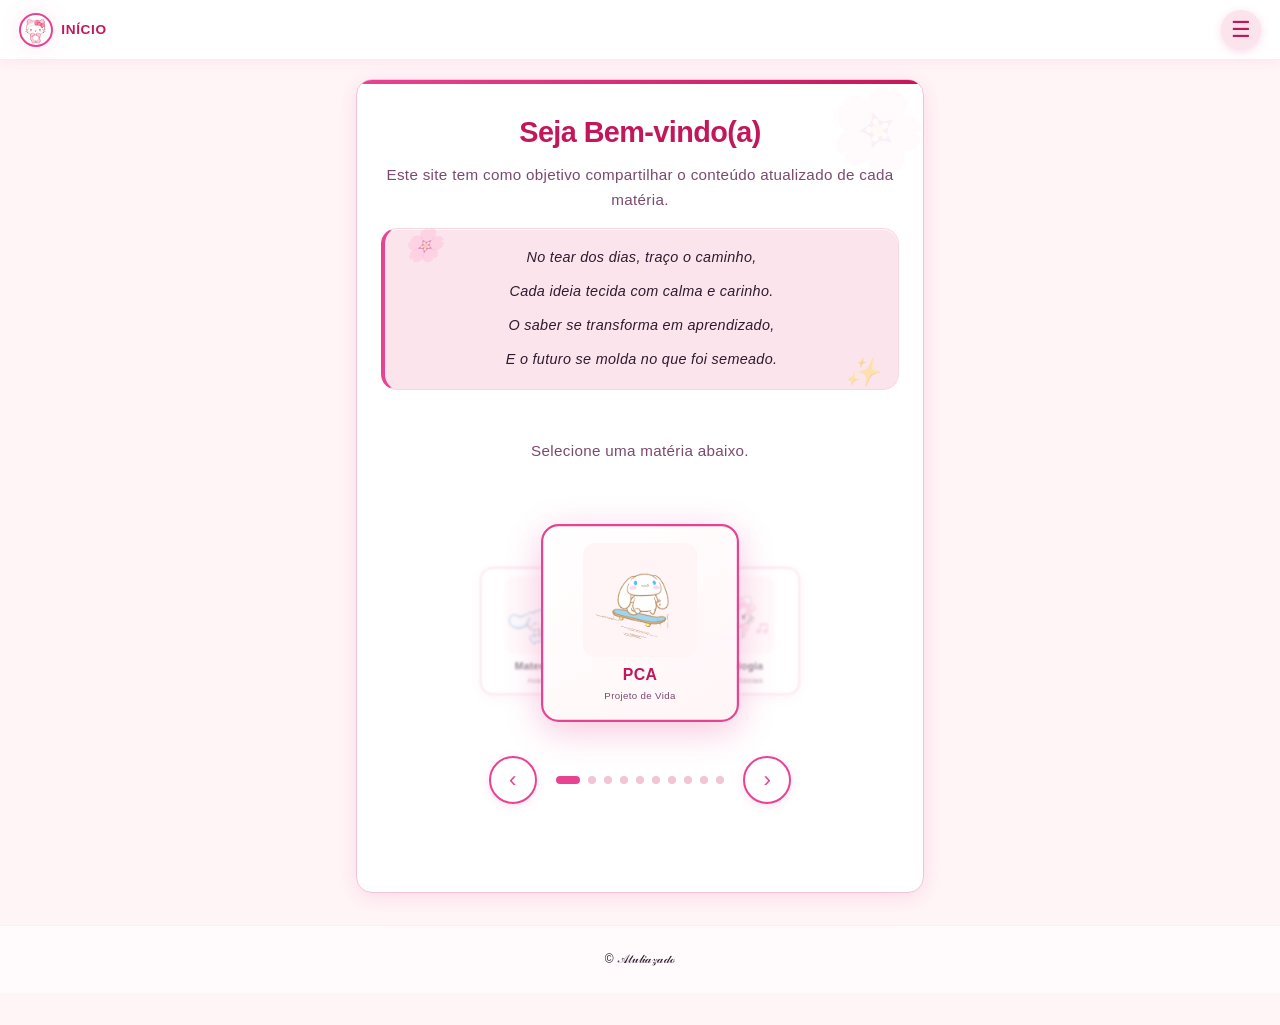
<file: index.html>
<!DOCTYPE html>
<html lang="pt-BR">
<head>
  <meta charset="UTF-8">
  <meta name="viewport" content="width=device-width, initial-scale=1.0, maximum-scale=1.0, user-scalable=no">
  <title>Início</title>
  <link rel="stylesheet" href="styles.css">
  <style>
    /* =========================================================
       RESET E VARIÁVEIS - TOM ROSA
       ========================================================= */
    :root {
      --accent-primary: #E84393;
      --accent-dark: #C2185B;
      --accent-soft: #FCE4EC;
      --accent-light: #F8BBD0;
      --accent-gradient: linear-gradient(135deg, #E84393, #C2185B);
      --bg-page: #FFF5F7;
      --bg-card: #FFFFFF;
      --text-main: #2D1B2E;
      --text-muted: #7A4A6E;
      --border-soft: #F3C4D6;
      --shadow-soft: 0 4px 20px rgba(232, 67, 147, 0.15);
      --radius-card: 16px;
    }

    * {
      margin: 0;
      padding: 0;
      box-sizing: border-box;
    }

    body {
      font-family: -apple-system, BlinkMacSystemFont, 'Segoe UI', Roboto, sans-serif;
      background: var(--bg-page);
      color: var(--text-main);
      line-height: 1.6;
      min-height: 100vh;
      overflow-x: hidden;
      padding-bottom: 2rem;
      -webkit-tap-highlight-color: transparent;
    }

    /* =========================================================
       HEADER - LOGO MENOR
       ========================================================= */
    header {
      display: flex;
      justify-content: space-between;
      align-items: center;
      padding: 0.6rem 1.2rem;
      background: var(--bg-card);
      box-shadow: 0 2px 12px rgba(232, 67, 147, 0.08);
      position: sticky;
      top: 0;
      z-index: 100;
      backdrop-filter: blur(12px);
      -webkit-backdrop-filter: blur(12px);
      background: rgba(255, 255, 255, 0.92);
    }

    .logo {
      display: flex;
      align-items: center;
      gap: 0.5rem;
      font-weight: 700;
      font-size: 0.95rem;
      color: var(--accent-dark);
      text-decoration: none;
    }

    .logo-img {
      width: 34px;
      height: 34px;
      border-radius: 50% !important;
      object-fit: cover;
      border: 2px solid var(--accent-primary);
    }

    .logo span {
      font-size: 0.85rem;
      letter-spacing: 0.05em;
    }

    /* Menu */
    .menu-container {
      position: relative;
    }

    .menu-btn {
      width: 40px;
      height: 40px;
      border-radius: 50% !important;
      border: none;
      background: var(--accent-soft);
      color: var(--accent-dark);
      font-size: 1.4rem;
      cursor: pointer;
      display: flex;
      align-items: center;
      justify-content: center;
      transition: all 0.2s ease;
      box-shadow: 0 2px 8px rgba(232, 67, 147, 0.2);
    }

    .menu-btn:active {
      transform: scale(0.92);
    }

    .dropdown-menu {
      display: none;
      position: absolute;
      top: calc(100% + 10px);
      right: 0;
      background: var(--bg-card);
      border-radius: var(--radius-card) !important;
      box-shadow: 0 12px 40px rgba(0, 0, 0, 0.12);
      padding: 1rem 0;
      min-width: 210px;
      border: 1px solid var(--border-soft);
      z-index: 200;
    }

    .dropdown-menu.active {
      display: block;
      animation: slideDown 0.2s ease;
    }

    @keyframes slideDown {
      from { opacity: 0; transform: translateY(-8px); }
      to { opacity: 1; transform: translateY(0); }
    }

    .dropdown-menu span {
      display: block;
      padding: 0.2rem 1.2rem 0.6rem;
      font-weight: 700;
      font-size: 0.7rem;
      text-transform: uppercase;
      letter-spacing: 0.1em;
      color: var(--text-muted);
      border-bottom: 2px solid var(--accent-soft);
    }

    .dropdown-menu ul {
      list-style: none;
      padding: 0.4rem 0;
    }

    .dropdown-menu ul li a {
      display: block;
      padding: 0.5rem 1.2rem;
      color: var(--text-main);
      text-decoration: none;
      font-weight: 500;
      font-size: 0.9rem;
      transition: background 0.15s ease;
    }

    .dropdown-menu ul li a:active {
      background: var(--accent-soft);
    }

    /* =========================================================
       MAIN - WELCOME
       ========================================================= */
    main {
      max-width: 600px;
      margin: 0 auto;
      padding: 0 1rem;
    }

    .welcome-card {
      background: var(--bg-card);
      border-radius: var(--radius-card) !important;
      padding: 1.8rem 1.5rem 2rem;
      box-shadow: var(--shadow-soft);
      margin-top: 1.2rem;
      text-align: center;
      border: 1px solid var(--border-soft);
    }

    .welcome-card h1 {
      font-size: 1.8rem;
      color: var(--accent-dark);
      margin-bottom: 0.5rem;
    }

    .welcome-card h1 .highlight {
      color: var(--accent-primary);
    }

    .welcome-card > p {
      color: var(--text-muted);
      font-size: 0.95rem;
      margin-bottom: 1rem;
    }

    .poem {
      background: var(--accent-soft);
      border-radius: 16px !important;
      padding: 1rem 1.2rem;
      margin: 1rem 0 1.5rem;
      font-style: italic;
      line-height: 1.8;
      color: var(--accent-dark);
      font-size: 0.9rem;
      border-left: 4px solid var(--accent-primary);
    }

    /* =========================================================
       CARROSSEL 3D - COM IMAGENS
       ========================================================= */
    .carousel-wrapper {
      position: relative;
      width: 100%;
      padding: 1.5rem 0 2.5rem;
      margin: 0.5rem 0 1rem;
      overflow: hidden;
      touch-action: pan-y;
    }

    .carousel-container {
      display: flex;
      align-items: center;
      justify-content: center;
      position: relative;
      height: 240px;
      perspective: 1000px;
      width: 100%;
    }

    .carousel-track {
      display: flex;
      align-items: center;
      justify-content: center;
      position: relative;
      width: 100%;
      height: 100%;
      transition: transform 0.5s cubic-bezier(0.25, 0.46, 0.45, 0.94);
      will-change: transform;
    }

    /* CARDS QUADRADOS COM IMAGENS */
    .carousel-item {
      position: absolute;
      width: 160px;
      height: 160px;
      padding: 0.5rem;
      background: var(--bg-card);
      border-radius: var(--radius-card) !important;
      box-shadow: 0 4px 16px rgba(232, 67, 147, 0.1);
      border: 2px solid var(--border-soft);
      text-align: center;
      transition: all 0.5s cubic-bezier(0.25, 0.46, 0.45, 0.94);
      cursor: pointer;
      -webkit-tap-highlight-color: transparent;
      will-change: transform, opacity, filter;
      backface-visibility: hidden;
      display: flex;
      flex-direction: column;
      align-items: center;
      justify-content: center;
      overflow: hidden;
    }

    .carousel-item:active {
      transform: scale(0.95) !important;
    }

    .carousel-item .item-image {
      width: 70%;
      height: 70%;
      object-fit: contain;
      border-radius: 12px !important;
      display: block;
      margin-bottom: 0.2rem;
      background: var(--bg-page);
      padding: 4px;
    }

    .carousel-item .item-label {
      font-weight: 700;
      font-size: 0.8rem;
      color: var(--text-main);
      display: block;
      margin-top: 0.1rem;
    }

    .carousel-item .item-sub {
      font-size: 0.55rem;
      color: var(--text-muted);
      font-weight: 500;
      display: block;
    }

    /* Posições dos itens no carrossel 3D */
    .carousel-item.center {
      z-index: 10;
      transform: scale(1.1) translateX(0) translateY(0);
      opacity: 1;
      filter: blur(0);
      border-color: var(--accent-primary);
      box-shadow: 0 8px 32px rgba(232, 67, 147, 0.3);
      width: 180px;
      height: 180px;
      background: linear-gradient(145deg, #FFFFFF, #FFF5F7);
    }

    .carousel-item.center .item-image {
      width: 65%;
      height: 65%;
    }

    .carousel-item.center .item-label {
      color: var(--accent-dark);
      font-size: 0.9rem;
    }

    .carousel-item.left {
      z-index: 5;
      transform: scale(0.8) translateX(-75%) translateY(10px);
      opacity: 0.5;
      filter: blur(1px);
      border-color: var(--border-soft);
    }

    .carousel-item.right {
      z-index: 5;
      transform: scale(0.8) translateX(75%) translateY(10px);
      opacity: 0.5;
      filter: blur(1px);
      border-color: var(--border-soft);
    }

    .carousel-item.hidden {
      z-index: 1;
      transform: scale(0.6) translateX(0) translateY(25px);
      opacity: 0;
      filter: blur(3px);
      pointer-events: none;
    }

    /* =========================================================
       BOTÕES DE NAVEGAÇÃO DO CARROSSEL - ROSA
       ========================================================= */
    .carousel-nav {
      display: flex;
      justify-content: center;
      gap: 1.2rem;
      margin-top: 0.8rem;
      align-items: center;
    }

    .carousel-nav .nav-btn {
      width: 48px;
      height: 48px;
      border-radius: 50% !important;
      border: 2px solid var(--accent-primary);
      background: var(--bg-card);
      color: var(--accent-primary);
      font-size: 1.4rem;
      cursor: pointer;
      display: flex;
      align-items: center;
      justify-content: center;
      transition: all 0.2s ease;
      box-shadow: 0 2px 8px rgba(232, 67, 147, 0.15);
      -webkit-tap-highlight-color: transparent;
      touch-action: manipulation;
    }

    .carousel-nav .nav-btn:active {
      transform: scale(0.9);
      background: var(--accent-primary);
      color: #fff;
    }

    .carousel-nav .nav-btn:disabled {
      opacity: 0.3;
      pointer-events: none;
    }

    .carousel-nav .dots {
      display: flex;
      gap: 0.5rem;
      align-items: center;
    }

    .carousel-nav .dot {
      width: 8px;
      height: 8px;
      border-radius: 50% !important;
      background: var(--border-soft);
      border: none;
      padding: 0;
      cursor: pointer;
      transition: all 0.3s ease;
      touch-action: manipulation;
    }

    .carousel-nav .dot.active {
      background: var(--accent-primary);
      width: 24px;
      border-radius: 12px !important;
    }

    /* =========================================================
       FOOTER
       ========================================================= */
    footer {
      text-align: center;
      padding: 1.5rem 1rem 0.5rem;
      color: var(--text-muted);
      font-size: 0.75rem;
      font-weight: 500;
      letter-spacing: 0.03em;
    }

    /* =========================================================
       RESPONSIVIDADE
       ========================================================= */
    @media (max-width: 480px) {
      .carousel-container {
        height: 200px;
      }

      .carousel-item {
        width: 130px;
        height: 130px;
        padding: 0.4rem;
      }

      .carousel-item .item-image {
        width: 65%;
        height: 65%;
      }

      .carousel-item .item-label {
        font-size: 0.7rem;
      }

      .carousel-item .item-sub {
        font-size: 0.5rem;
      }

      .carousel-item.center {
        width: 150px;
        height: 150px;
        transform: scale(1.05) translateX(0) translateY(0);
      }

      .carousel-item.center .item-image {
        width: 60%;
        height: 60%;
      }

      .carousel-item.center .item-label {
        font-size: 0.8rem;
      }

      .carousel-item.left {
        transform: scale(0.75) translateX(-70%) translateY(8px);
      }

      .carousel-item.right {
        transform: scale(0.75) translateX(70%) translateY(8px);
      }

      .carousel-nav .nav-btn {
        width: 40px;
        height: 40px;
        font-size: 1.1rem;
      }

      .welcome-card h1 {
        font-size: 1.5rem;
      }

      .welcome-card {
        padding: 1.2rem 1rem 1.5rem;
      }

      /* Logo menor no celular */
      .logo-img {
        width: 30px;
        height: 30px;
      }

      .logo span {
        font-size: 0.75rem;
      }

      .menu-btn {
        width: 36px;
        height: 36px;
        font-size: 1.2rem;
      }
    }

    @media (max-width: 360px) {
      .carousel-container {
        height: 170px;
      }

      .carousel-item {
        width: 110px;
        height: 110px;
        padding: 0.3rem;
      }

      .carousel-item .item-image {
        width: 60%;
        height: 60%;
      }

      .carousel-item .item-label {
        font-size: 0.6rem;
      }

      .carousel-item.center {
        width: 130px;
        height: 130px;
        transform: scale(1.0) translateX(0) translateY(0);
      }

      .carousel-item.center .item-image {
        width: 55%;
        height: 55%;
      }

      .carousel-item.center .item-label {
        font-size: 0.7rem;
      }

      .carousel-item.left {
        transform: scale(0.7) translateX(-65%) translateY(6px);
      }

      .carousel-item.right {
        transform: scale(0.7) translateX(65%) translateY(6px);
      }

      .logo-img {
        width: 26px;
        height: 26px;
      }

      .logo span {
        font-size: 0.65rem;
      }
    }
  </style>
</head>
<body>

  <header>
    <div class="logo">
      <img src="Fofo.gif" class="logo-img" alt="Logo">
      <span>INÍCIO</span>
    </div>

    <div class="menu-container">
      <button class="menu-btn" id="menuBtn" aria-label="Abrir Menu">&#9776;</button>
      <nav class="dropdown-menu" id="dropdownMenu">
        <span>Navegação</span>
        <ul>
          <li><a href="index.html">Início</a></li>
          <li><a href="pca.html">PCA</a></li>
          <li><a href="redacao.html">Redação</a></li>
          <li><a href="edc.html">Educação Física</a></li>
          <li><a href="filosofia.html">Filosofia</a></li>
          <li><a href="geografia.html">Geografia</a></li>
          <li><a href="historia.html">História</a></li>
          <li><a href="matematica.html">Matemática Básica</a></li>
          <li><a href="matematicaa.html">Matemática</a></li>
        </ul>
      </nav>
    </div>
  </header>

  <main>
    <section class="welcome-card">
      <h1>Seja Bem-vindo(a)</h1>
      <p>Este site tem como objetivo compartilhar o conteúdo atualizado de cada matéria.</p>

      <div class="poem">
        <p>No tear dos dias, traço o caminho,</p>
        <p>Cada ideia tecida com calma e carinho.</p>
        <p>O saber se transforma em aprendizado,</p>
        <p>E o futuro se molda no que foi semeado.</p>
      </div>
      <br />
      <p>Selecione uma matéria abaixo.</p>

      <!-- =========================================================
           CARROSSEL 3D COM IMAGENS
           ========================================================= -->
      <div class="carousel-wrapper">
        <div class="carousel-container" id="carouselContainer">
          <div class="carousel-track" id="carouselTrack">
            <!-- Os itens serão inseridos via JavaScript -->
          </div>
        </div>

        <!-- Navegação -->
        <div class="carousel-nav">
          <button class="nav-btn" id="prevBtn" aria-label="Anterior">‹</button>
          <div class="dots" id="dotsContainer"></div>
          <button class="nav-btn" id="nextBtn" aria-label="Próximo">›</button>
        </div>
      </div>
    </section>
  </main>

  <footer>
    <p>&copy; 𝒜𝓉𝓊𝓁𝒾𝒶𝓏𝒶𝒹ℴ</p>
  </footer>

  <!-- =========================================================
       JAVASCRIPT - CARROSSEL 3D COM IMAGENS
       ========================================================= -->
  <script>
    // =========================================================
    // 1. DADOS DOS ITENS COM IMAGENS (pasta img/)
    // =========================================================
    const itemsData = [
      { 
        icon: 'Img/Um.gif', 
        label: 'PCA', 
        sub: 'Projeto de Vida', 
        link: 'pca.html' 
      },
      { 
        icon: 'Img/A2.gif', 
        label: 'Sociologia', 
        sub: 'Estudos Sociais', 
        link: 'sociologia.html' 
      },
      { 
        icon: 'Img/A3.gif', 
        label: 'Português', 
        sub: 'Língua & Literatura', 
        link: 'portugues.html' 
      },
      { 
        icon: 'Img/A4.gif', 
        label: 'Filosofia', 
        sub: 'Pensamento Crítico', 
        link: 'filosofia.html' 
      },
      { 
        icon: 'Img/Um.gif', 
        label: 'Geografia', 
        sub: 'Espaço & Sociedade', 
        link: 'geografia.html' 
      },
      { 
        icon: 'Img/A5.gif', 
        label: 'Redação', 
        sub: 'Escrita Criativa', 
        link: 'redacao.html' 
      },
      { 
        icon: 'Img/A6.gif', 
        label: 'Mat. Básica', 
        sub: 'Fundamentos', 
        link: 'matematica.html' 
      },
      { 
        icon: 'Img/A7.gif', 
        label: 'História', 
        sub: 'Tempo & Memória', 
        link: 'historia.html' 
      },
      { 
        icon: 'Img/A8.gif', 
        label: 'Educação Física', 
        sub: 'Movimento & Saúde', 
        link: 'edc.html' 
      },
      { 
        icon: 'Img/Quatro.gif', 
        label: 'Matemática', 
        sub: 'Avançada', 
        link: 'matematicaa.html' 
      }
    ];

    // =========================================================
    // 2. ESTADO DO CARROSSEL
    // =========================================================
    let currentIndex = 0;
    const totalItems = itemsData.length;
    let autoPlayInterval = null;
    let isTransitioning = false;
    let touchStartX = 0;
    let touchEndX = 0;
    let isDragging = false;

    const track = document.getElementById('carouselTrack');
    const dotsContainer = document.getElementById('dotsContainer');
    const prevBtn = document.getElementById('prevBtn');
    const nextBtn = document.getElementById('nextBtn');

    // =========================================================
    // 3. RENDERIZAÇÃO DOS ITENS COM IMAGENS
    // =========================================================
    function renderItems() {
      track.innerHTML = '';
      itemsData.forEach((item, index) => {
        const div = document.createElement('div');
        div.className = 'carousel-item';
        div.dataset.index = index;
        div.innerHTML = `
          <img src="${item.icon}" alt="${item.label}" class="item-image" loading="lazy">
          <span class="item-label">${item.label}</span>
          <span class="item-sub">${item.sub}</span>
        `;
        // Ao clicar no item, navega para o link
        div.addEventListener('click', () => {
          window.location.href = item.link;
        });
        // Acessibilidade: tecla Enter
        div.setAttribute('role', 'button');
        div.setAttribute('tabindex', '0');
        div.addEventListener('keydown', (e) => {
          if (e.key === 'Enter' || e.key === ' ') {
            e.preventDefault();
            window.location.href = item.link;
          }
        });
        track.appendChild(div);
      });

      // Cria os dots
      dotsContainer.innerHTML = '';
      for (let i = 0; i < totalItems; i++) {
        const dot = document.createElement('button');
        dot.className = 'dot';
        dot.setAttribute('aria-label', `Ir para item ${i + 1}`);
        dot.dataset.index = i;
        dot.addEventListener('click', () => goTo(i));
        dotsContainer.appendChild(dot);
      }

      updateCarousel();
    }

    // =========================================================
    // 4. ATUALIZAÇÃO DAS POSIÇÕES
    // =========================================================
    function updateCarousel() {
      const items = track.querySelectorAll('.carousel-item');
      const total = items.length;

      items.forEach((item, index) => {
        // Remove todas as classes de posição
        item.classList.remove('center', 'left', 'right', 'hidden');

        // Calcula a distância circular do índice atual
        let diff = index - currentIndex;
        // Ajusta para a menor distância circular
        if (diff > total / 2) diff -= total;
        if (diff < -total / 2) diff += total;

        if (diff === 0) {
          item.classList.add('center');
        } else if (diff === -1 || diff === total - 1) {
          item.classList.add('left');
        } else if (diff === 1 || diff === -(total - 1)) {
          item.classList.add('right');
        } else {
          item.classList.add('hidden');
        }
      });

      // Atualiza dots
      const dots = dotsContainer.querySelectorAll('.dot');
      dots.forEach((dot, i) => {
        dot.classList.toggle('active', i === currentIndex);
      });

      // Atualiza estado dos botões (loop infinito, sempre habilitados)
      prevBtn.disabled = false;
      nextBtn.disabled = false;
    }

    // =========================================================
    // 5. NAVEGAÇÃO
    // =========================================================
    function goTo(index) {
      if (isTransitioning) return;
      if (index < 0) index = totalItems - 1;
      if (index >= totalItems) index = 0;
      if (index === currentIndex) return;

      isTransitioning = true;
      currentIndex = index;
      updateCarousel();

      // Pequeno delay para permitir a transição CSS
      setTimeout(() => {
        isTransitioning = false;
      }, 550);
    }

    function prev() {
      goTo(currentIndex - 1);
      resetAutoPlay();
    }

    function next() {
      goTo(currentIndex + 1);
      resetAutoPlay();
    }

    // =========================================================
    // 6. AUTOPLAY
    // =========================================================
    function startAutoPlay() {
      if (autoPlayInterval) clearInterval(autoPlayInterval);
      autoPlayInterval = setInterval(() => {
        if (!isTransitioning) {
          next();
        }
      }, 3500);
    }

    function resetAutoPlay() {
      if (autoPlayInterval) {
        clearInterval(autoPlayInterval);
        startAutoPlay();
      }
    }

    // =========================================================
    // 7. TOUCH / ARRASTE (SCROLL) - PARA CELULAR
    // =========================================================
    const container = document.getElementById('carouselContainer');

    container.addEventListener('touchstart', (e) => {
      touchStartX = e.changedTouches[0].screenX;
      isDragging = true;
      pauseAutoPlay();
    }, { passive: true });

    container.addEventListener('touchmove', (e) => {
      if (!isDragging) return;
      touchEndX = e.changedTouches[0].screenX;
    }, { passive: true });

    container.addEventListener('touchend', (e) => {
      if (!isDragging) return;
      isDragging = false;
      const diff = touchStartX - touchEndX;
      const threshold = 30;

      if (diff > threshold) {
        next();
      } else if (diff < -threshold) {
        prev();
      }

      touchStartX = 0;
      touchEndX = 0;
      resumeAutoPlay();
    }, { passive: true });

    // Suporte a mouse drag (desktop)
    let mouseDown = false;
    let mouseStartX = 0;
    let mouseEndX = 0;

    container.addEventListener('mousedown', (e) => {
      mouseDown = true;
      mouseStartX = e.screenX;
      pauseAutoPlay();
    });

    container.addEventListener('mousemove', (e) => {
      if (!mouseDown) return;
      mouseEndX = e.screenX;
    });

    container.addEventListener('mouseup', () => {
      if (!mouseDown) return;
      mouseDown = false;
      const diff = mouseStartX - mouseEndX;
      const threshold = 30;

      if (diff > threshold) {
        next();
      } else if (diff < -threshold) {
        prev();
      }

      mouseStartX = 0;
      mouseEndX = 0;
      resumeAutoPlay();
    });

    container.addEventListener('mouseleave', () => {
      if (mouseDown) {
        mouseDown = false;
        mouseStartX = 0;
        mouseEndX = 0;
        resumeAutoPlay();
      }
    });

    // =========================================================
    // 8. PAUSA / RETOMADA DO AUTOPLAY
    // =========================================================
    let autoPlayPaused = false;

    function pauseAutoPlay() {
      if (autoPlayInterval) {
        clearInterval(autoPlayInterval);
        autoPlayInterval = null;
        autoPlayPaused = true;
      }
    }

    function resumeAutoPlay() {
      if (autoPlayPaused) {
        autoPlayPaused = false;
        startAutoPlay();
      }
    }

    container.addEventListener('mouseenter', pauseAutoPlay);
    container.addEventListener('mouseleave', resumeAutoPlay);

    // =========================================================
    // 9. EVENTOS DOS BOTÕES
    // =========================================================
    prevBtn.addEventListener('click', prev);
    nextBtn.addEventListener('click', next);

    // =========================================================
    // 10. MENU
    // =========================================================
    const menuBtn = document.getElementById('menuBtn');
    const dropdownMenu = document.getElementById('dropdownMenu');

    menuBtn.addEventListener('click', (e) => {
      e.stopPropagation();
      dropdownMenu.classList.toggle('active');
    });

    document.addEventListener('click', () => {
      dropdownMenu.classList.remove('active');
    });

    // =========================================================
    // 11. INICIALIZAÇÃO
    // =========================================================
    renderItems();
    setTimeout(() => {
      startAutoPlay();
    }, 300);

    document.addEventListener('visibilitychange', () => {
      if (document.hidden) {
        if (autoPlayInterval) {
          clearInterval(autoPlayInterval);
          autoPlayInterval = null;
        }
      } else {
        if (!autoPlayInterval && !autoPlayPaused) {
          startAutoPlay();
        }
      }
    });

    console.log('🌸 Carrossel 3D Rosa com imagens inicializado com sucesso!');
  </script>

</body>
</html>
</file>
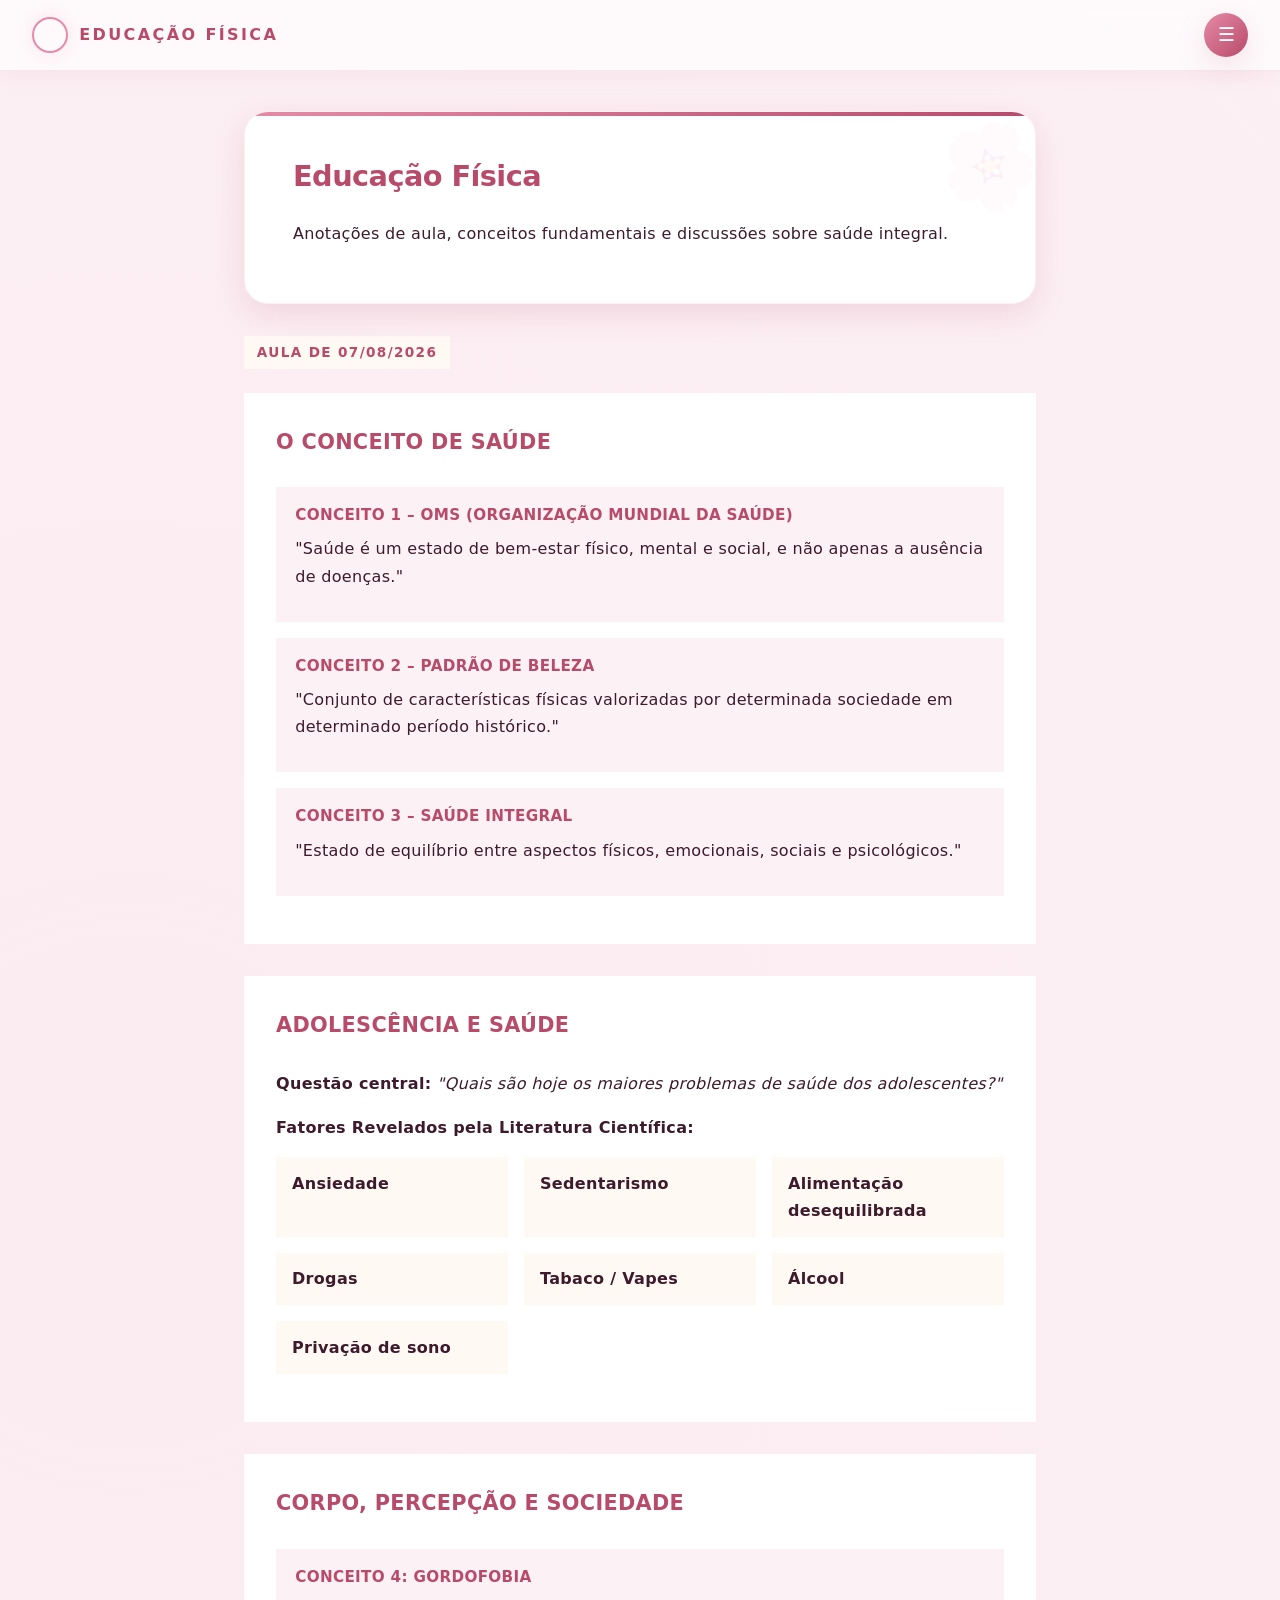
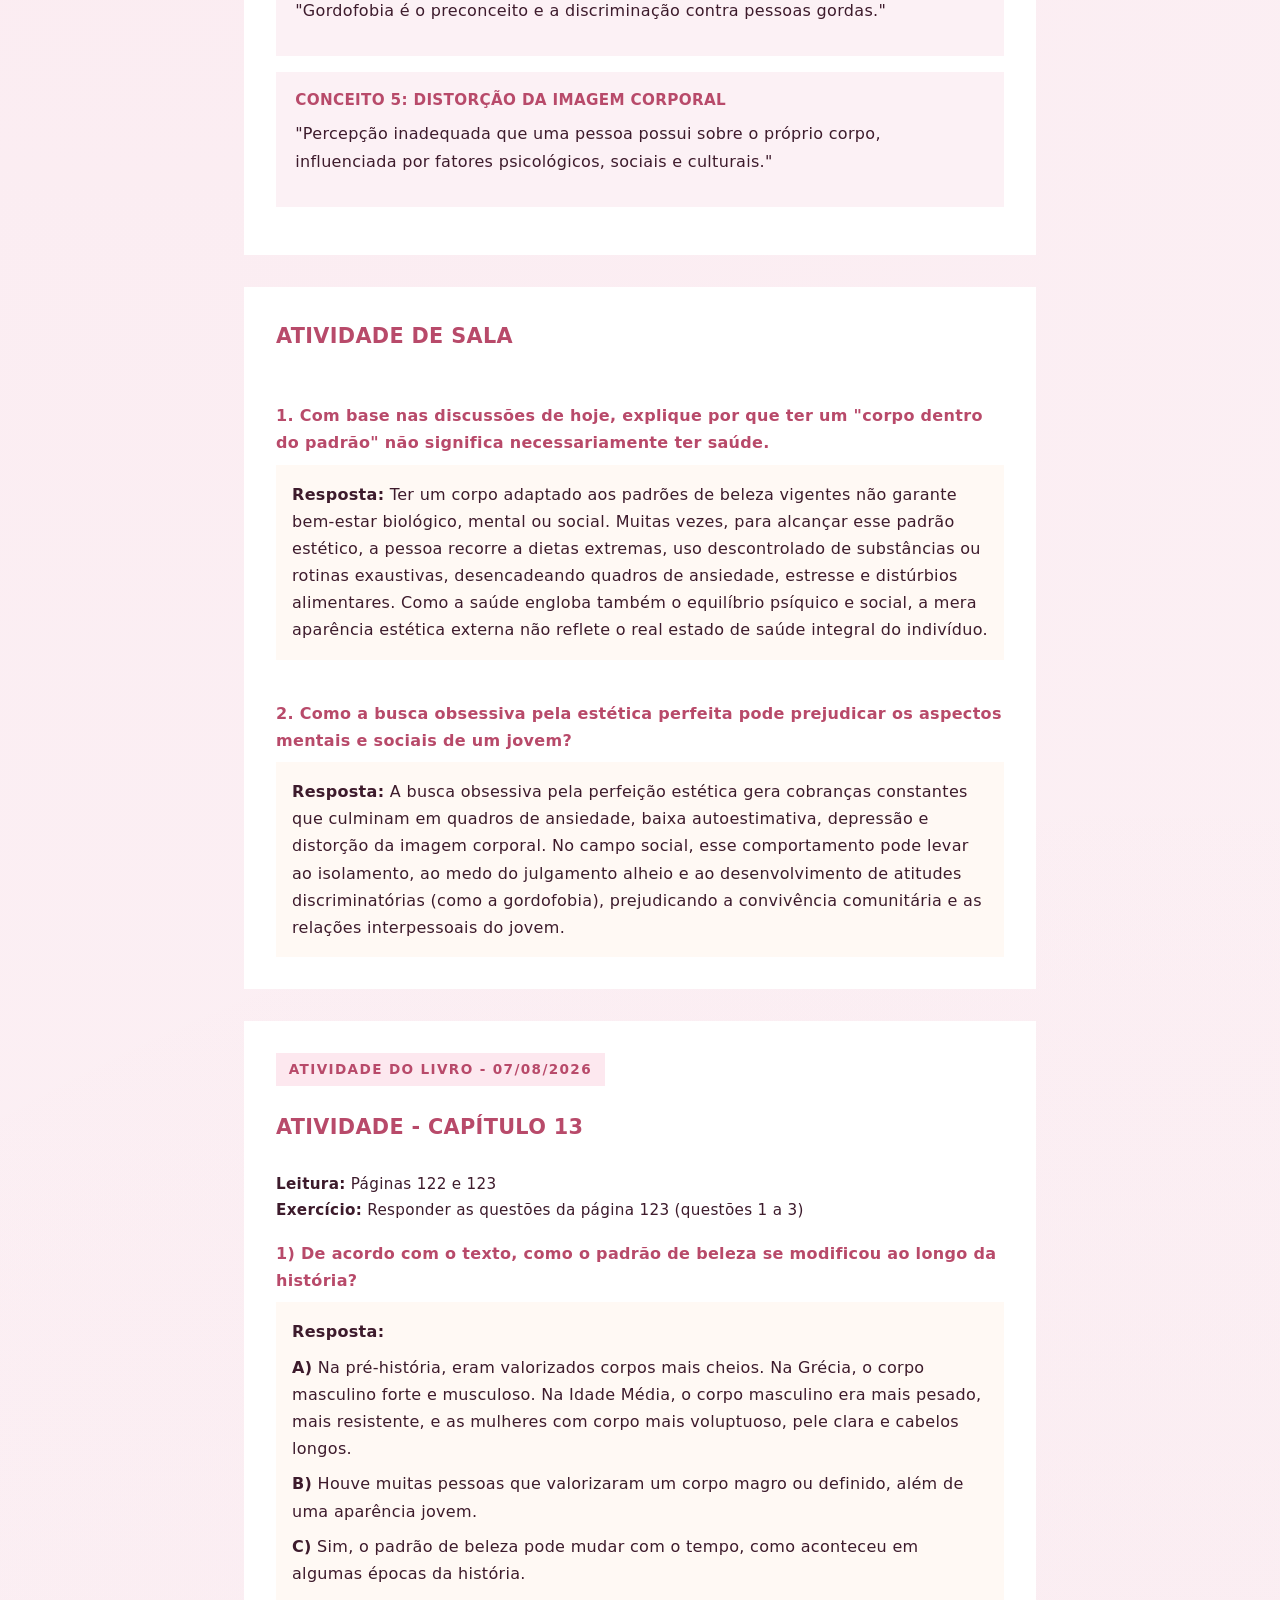
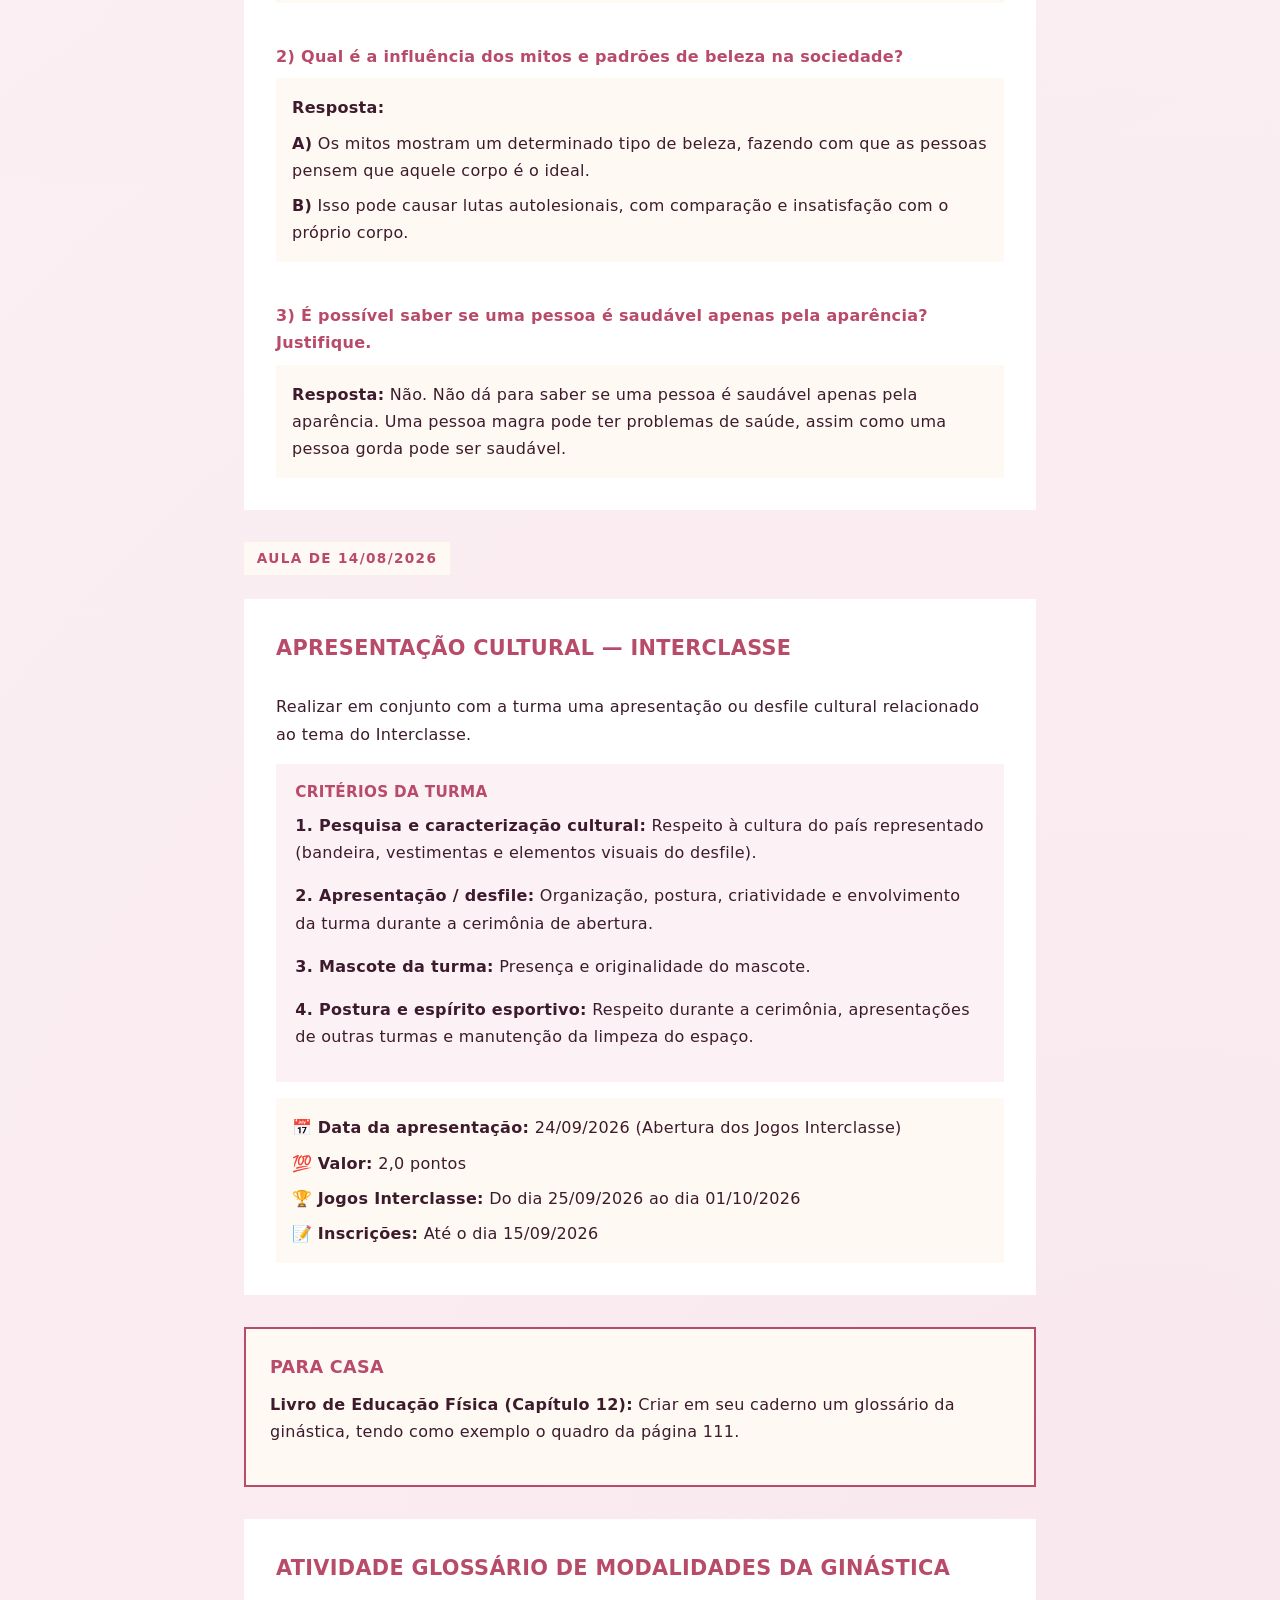
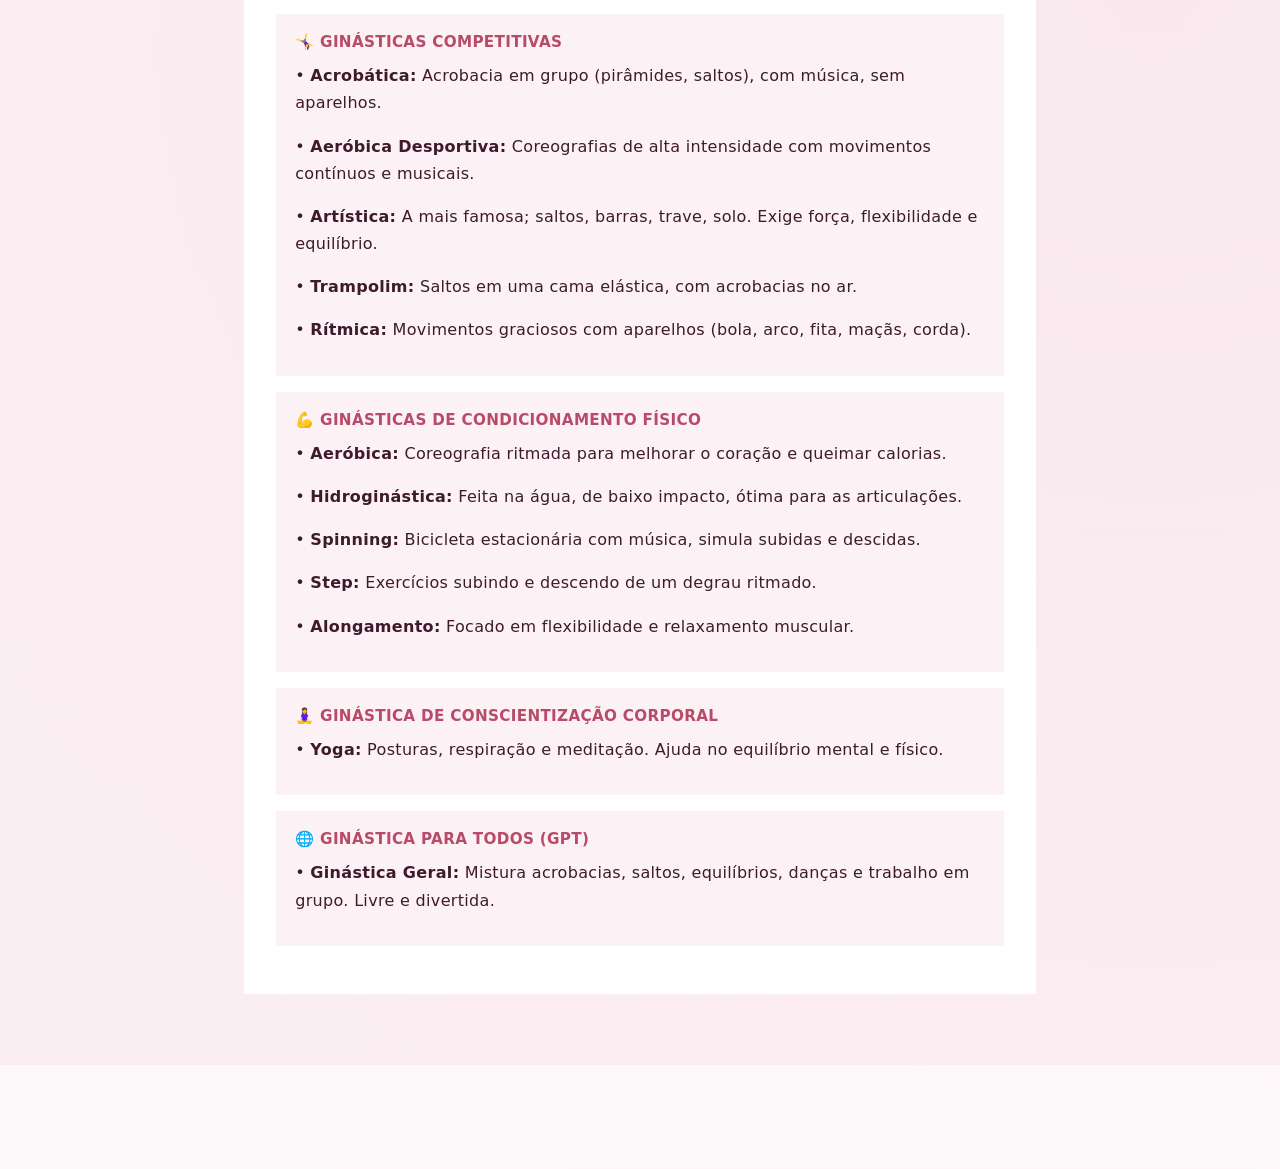
<file: edc.html>
<!DOCTYPE html>
<html lang="pt-BR">
<head>
  <meta charset="UTF-8">
  <meta name="viewport" content="width=device-width, initial-scale=1.0">
  <title>Educação Física</title>
  <link rel="stylesheet" href="styles.css">
  <style>
    .date-badge {
      font-size: 0.85rem;
      font-weight: 800;
      color: var(--accent-dark);
      background-color: #fff9f4;
      border: 1px solid var(--accent-warm);
      padding: 0.3rem 0.8rem;
      display: inline-block;
      margin-bottom: 1.5rem;
      text-transform: uppercase;
      letter-spacing: 0.1em;
    }

    .topic-card {
      background-color: var(--bg-card);
      border: 2px solid var(--border-strong);
      padding: 2rem;
      margin-bottom: 2rem;
      box-shadow: var(--shadow-flat);
    }

    .topic-card h2 {
      font-size: 1.3rem;
      font-weight: 800;
      color: var(--accent-dark);
      border-bottom: 2px solid var(--accent-warm);
      padding-bottom: 0.5rem;
      margin-bottom: 1.2rem;
      text-transform: uppercase;
    }

    .concept-box {
      border-left: 4px solid var(--accent-warm);
      background-color: var(--bg-page);
      padding: 1rem 1.2rem;
      margin: 1rem 0;
      border: 1px solid var(--border-strong);
      border-left-width: 4px;
    }

    .concept-title {
      font-weight: 800;
      color: var(--accent-dark);
      text-transform: uppercase;
      font-size: 0.95rem;
      margin-bottom: 0.4rem;
    }

    .factor-grid {
      display: grid;
      grid-template-columns: repeat(auto-fit, minmax(200px, 1fr));
      gap: 1rem;
      margin: 1rem 0;
    }

    .factor-item {
      background-color: #fff9f4;
      border: 1px solid var(--border-strong);
      padding: 0.8rem 1rem;
      font-weight: 700;
      color: var(--text-main);
    }

    .question-block {
      margin-top: 1.5rem;
      padding-top: 1rem;
      border-top: 1px dashed var(--accent-warm);
    }

    .question-title {
      font-weight: 800;
      color: var(--accent-dark);
      margin-bottom: 0.5rem;
      font-size: 1rem;
    }

    .answer-box {
      background-color: #fff9f4;
      border: 1px solid var(--border-strong);
      padding: 1rem;
      margin-top: 0.5rem;
    }

    .answer-box p {
      margin-bottom: 0.5rem;
    }

    .answer-box p:last-child {
      margin-bottom: 0;
    }

    .homework-card {
      background-color: #fff9f4;
      border: 2px solid var(--accent-dark);
      padding: 1.5rem;
      margin-bottom: 2rem;
      box-shadow: var(--shadow-flat);
    }

    .homework-title {
      font-weight: 800;
      color: var(--accent-dark);
      text-transform: uppercase;
      font-size: 1.1rem;
      margin-bottom: 0.5rem;
    }

    .sub-item {
      margin-left: 1.2rem;
      font-size: 0.95rem;
      padding: 0.2rem 0;
    }

    .sub-item strong {
      color: var(--accent-dark);
    }

    @media (max-width: 600px) {
      .topic-card {
        padding: 1.2rem;
      }

      .factor-grid {
        grid-template-columns: 1fr;
      }

      .question-title {
        font-size: 0.9rem;
      }

      .answer-box {
        padding: 0.8rem;
        font-size: 0.9rem;
      }

      .sub-item {
        margin-left: 0.8rem;
        font-size: 0.85rem;
      }
    }
  </style>
</head>
<body>

  <header>
    <div class="logo">
      <video src="espiral.mp4" class="logo-img" autoplay loop muted playsinline></video>
      <span>EDUCAÇÃO FÍSICA</span>
    </div>
    
    <div class="menu-container">
      <button class="menu-btn" id="menuBtn" aria-label="Abrir Menu">&#9776;</button>
      
      <nav class="dropdown-menu" id="dropdownMenu">
        <span>Navegação</span>
        <ul>
          <li><a href="index.html">Início</a></li>
          <li><a href="pca.html">PCA</a></li>
          <li><a href="sociologia.html">Sociologia</a></li>
          <li><a href="portugues.html">Português</a></li>
          <li><a href="filosofia.html">Filosofia</a></li>
          <li><a href="geografia.html">Geografia</a></li>
          <li><a href="redacao.html">Redação</a></li>
          <li><a href="historia.html">História</a></li>
          <li><a href="edc.html">Educação Física</a></li>
        </ul>
      </nav>
    </div>
  </header>

  <script>
    const menuBtn = document.getElementById('menuBtn');
    const dropdownMenu = document.getElementById('dropdownMenu');

    menuBtn.addEventListener('click', (e) => {
      e.stopPropagation();
      dropdownMenu.classList.toggle('active');
    });

    document.addEventListener('click', () => {
      dropdownMenu.classList.remove('active');
    });
  </script>

  <main>
    <section class="welcome-card">
      <h1>Educação Física</h1>
      <p>Anotações de aula, conceitos fundamentais e discussões sobre saúde integral.</p>
    </section>

    <!-- AULA DE 07/08/2026 -->
    <div class="date-badge">AULA DE 07/08/2026</div>

    <article class="topic-card">
      <h2>O Conceito de Saúde</h2>

      <div class="concept-box">
        <div class="concept-title">Conceito 1 – OMS (Organização Mundial da Saúde)</div>
        <p>"Saúde é um estado de bem-estar físico, mental e social, e não apenas a ausência de doenças."</p>
      </div>

      <div class="concept-box">
        <div class="concept-title">Conceito 2 – Padrão de Beleza</div>
        <p>"Conjunto de características físicas valorizadas por determinada sociedade em determinado período histórico."</p>
      </div>

      <div class="concept-box">
        <div class="concept-title">Conceito 3 – Saúde Integral</div>
        <p>"Estado de equilíbrio entre aspectos físicos, emocionais, sociais e psicológicos."</p>
      </div>
    </article>

    <article class="topic-card">
      <h2>Adolescência e Saúde</h2>
      <p><strong>Questão central:</strong> <em>"Quais são hoje os maiores problemas de saúde dos adolescentes?"</em></p>

      <p style="margin-top: 1rem;"><strong>Fatores Revelados pela Literatura Científica:</strong></p>
      <div class="factor-grid">
        <div class="factor-item">Ansiedade</div>
        <div class="factor-item">Sedentarismo</div>
        <div class="factor-item">Alimentação desequilibrada</div>
        <div class="factor-item">Drogas</div>
        <div class="factor-item">Tabaco / Vapes</div>
        <div class="factor-item">Álcool</div>
        <div class="factor-item">Privação de sono</div>
      </div>
    </article>

    <article class="topic-card">
      <h2>Corpo, Percepção e Sociedade</h2>

      <div class="concept-box">
        <div class="concept-title">Conceito 4: Gordofobia</div>
        <p>"Gordofobia é o preconceito e a discriminação contra pessoas gordas."</p>
      </div>

      <div class="concept-box">
        <div class="concept-title">Conceito 5: Distorção da Imagem Corporal</div>
        <p>"Percepção inadequada que uma pessoa possui sobre o próprio corpo, influenciada por fatores psicológicos, sociais e culturais."</p>
      </div>
    </article>

    <article class="topic-card">
      <h2>Atividade de Sala</h2>

      <div class="question-block">
        <div class="question-title">1. Com base nas discussões de hoje, explique por que ter um "corpo dentro do padrão" não significa necessariamente ter saúde.</div>
        <div class="answer-box">
          <p><strong>Resposta:</strong> Ter um corpo adaptado aos padrões de beleza vigentes não garante bem-estar biológico, mental ou social. Muitas vezes, para alcançar esse padrão estético, a pessoa recorre a dietas extremas, uso descontrolado de substâncias ou rotinas exaustivas, desencadeando quadros de ansiedade, estresse e distúrbios alimentares. Como a saúde engloba também o equilíbrio psíquico e social, a mera aparência estética externa não reflete o real estado de saúde integral do indivíduo.</p>
        </div>
      </div>

      <div class="question-block">
        <div class="question-title">2. Como a busca obsessiva pela estética perfeita pode prejudicar os aspectos mentais e sociais de um jovem?</div>
        <div class="answer-box">
          <p><strong>Resposta:</strong> A busca obsessiva pela perfeição estética gera cobranças constantes que culminam em quadros de ansiedade, baixa autoestimativa, depressão e distorção da imagem corporal. No campo social, esse comportamento pode levar ao isolamento, ao medo do julgamento alheio e ao desenvolvimento de atitudes discriminatórias (como a gordofobia), prejudicando a convivência comunitária e as relações interpessoais do jovem.</p>
        </div>
      </div>
    </article>

    <article class="topic-card">
      <div class="date-badge" style="background: var(--accent-soft); border-color: var(--accent-dark);">
        Atividade do Livro - 07/08/2026
      </div>
      <h2>Atividade - Capítulo 13</h2>
      <p style="font-size: 0.95rem; margin-bottom: 1rem;">
        <strong>Leitura:</strong> Páginas 122 e 123<br>
        <strong>Exercício:</strong> Responder as questões da página 123 (questões 1 a 3)
      </p>

      <div class="question-block" style="border-top: none; margin-top: 0; padding-top: 0;">
        <div class="question-title">1) De acordo com o texto, como o padrão de beleza se modificou ao longo da história?</div>
        <div class="answer-box">
          <p><strong>Resposta:</strong></p>
          <p><strong>A)</strong> Na pré-história, eram valorizados corpos mais cheios. Na Grécia, o corpo masculino forte e musculoso. Na Idade Média, o corpo masculino era mais pesado, mais resistente, e as mulheres com corpo mais voluptuoso, pele clara e cabelos longos.</p>
          <p><strong>B)</strong> Houve muitas pessoas que valorizaram um corpo magro ou definido, além de uma aparência jovem.</p>
          <p><strong>C)</strong> Sim, o padrão de beleza pode mudar com o tempo, como aconteceu em algumas épocas da história.</p>
        </div>
      </div>

      <div class="question-block">
        <div class="question-title">2) Qual é a influência dos mitos e padrões de beleza na sociedade?</div>
        <div class="answer-box">
          <p><strong>Resposta:</strong></p>
          <p><strong>A)</strong> Os mitos mostram um determinado tipo de beleza, fazendo com que as pessoas pensem que aquele corpo é o ideal.</p>
          <p><strong>B)</strong> Isso pode causar lutas autolesionais, com comparação e insatisfação com o próprio corpo.</p>
        </div>
      </div>

      <div class="question-block">
        <div class="question-title">3) É possível saber se uma pessoa é saudável apenas pela aparência? Justifique.</div>
        <div class="answer-box">
          <p><strong>Resposta:</strong> Não. Não dá para saber se uma pessoa é saudável apenas pela aparência. Uma pessoa magra pode ter problemas de saúde, assim como uma pessoa gorda pode ser saudável.</p>
        </div>
      </div>
    </article>

    <!-- AULA DE 14/08/2026 -->
    <div class="date-badge">AULA DE 14/08/2026</div>

    <article class="topic-card">
      <h2>Apresentação Cultural — Interclasse</h2>
      <p>Realizar em conjunto com a turma uma apresentação ou desfile cultural relacionado ao tema do Interclasse.</p>

      <div class="concept-box">
        <div class="concept-title">Critérios da Turma</div>
        <p><strong>1. Pesquisa e caracterização cultural:</strong> Respeito à cultura do país representado (bandeira, vestimentas e elementos visuais do desfile).</p>
        <p><strong>2. Apresentação / desfile:</strong> Organização, postura, criatividade e envolvimento da turma durante a cerimônia de abertura.</p>
        <p><strong>3. Mascote da turma:</strong> Presença e originalidade do mascote.</p>
        <p><strong>4. Postura e espírito esportivo:</strong> Respeito durante a cerimônia, apresentações de outras turmas e manutenção da limpeza do espaço.</p>
      </div>

      <div class="answer-box" style="margin-top: 1rem;">
        <p>📅 <strong>Data da apresentação:</strong> 24/09/2026 (Abertura dos Jogos Interclasse)</p>
        <p>💯 <strong>Valor:</strong> 2,0 pontos</p>
        <p>🏆 <strong>Jogos Interclasse:</strong> Do dia 25/09/2026 ao dia 01/10/2026</p>
        <p>📝 <strong>Inscrições:</strong> Até o dia 15/09/2026</p>
      </div>
    </article>
        <div class="homework-card">
      <div class="homework-title">Para Casa</div>
      <p><strong>Livro de Educação Física (Capítulo 12):</strong> Criar em seu caderno um glossário da ginástica, tendo como exemplo o quadro da página 111.</p>
    </div>

    <article class="topic-card">
      <h2>Atividade Glossário de Modalidades da Ginástica</h2>

      <div class="concept-box">
        <div class="concept-title">🤸‍♀️ Ginásticas Competitivas</div>
        <p>• <strong>Acrobática:</strong> Acrobacia em grupo (pirâmides, saltos), com música, sem aparelhos.</p>
        <p>• <strong>Aeróbica Desportiva:</strong> Coreografias de alta intensidade com movimentos contínuos e musicais.</p>
        <p>• <strong>Artística:</strong> A mais famosa; saltos, barras, trave, solo. Exige força, flexibilidade e equilíbrio.</p>
        <p>• <strong>Trampolim:</strong> Saltos em uma cama elástica, com acrobacias no ar.</p>
        <p>• <strong>Rítmica:</strong> Movimentos graciosos com aparelhos (bola, arco, fita, maçãs, corda).</p>
      </div>

      <div class="concept-box">
        <div class="concept-title">💪 Ginásticas de Condicionamento Físico</div>
        <p>• <strong>Aeróbica:</strong> Coreografia ritmada para melhorar o coração e queimar calorias.</p>
        <p>• <strong>Hidroginástica:</strong> Feita na água, de baixo impacto, ótima para as articulações.</p>
        <p>• <strong>Spinning:</strong> Bicicleta estacionária com música, simula subidas e descidas.</p>
        <p>• <strong>Step:</strong> Exercícios subindo e descendo de um degrau ritmado.</p>
        <p>• <strong>Alongamento:</strong> Focado em flexibilidade e relaxamento muscular.</p>
      </div>

      <div class="concept-box">
        <div class="concept-title">🧘‍♀️ Ginástica de Conscientização Corporal</div>
        <p>• <strong>Yoga:</strong> Posturas, respiração e meditação. Ajuda no equilíbrio mental e físico.</p>
      </div>

      <div class="concept-box">
        <div class="concept-title">🌐 Ginástica Para Todos (GPT)</div>
        <p>• <strong>Ginástica Geral:</strong> Mistura acrobacias, saltos, equilíbrios, danças e trabalho em grupo. Livre e divertida.</p>
      </div>
    </article>

    
  </main>

  <footer>
    <p>Conteúdo organizado com carinho — Educação Física</p>
  </footer>

</body>
</html>
</file>
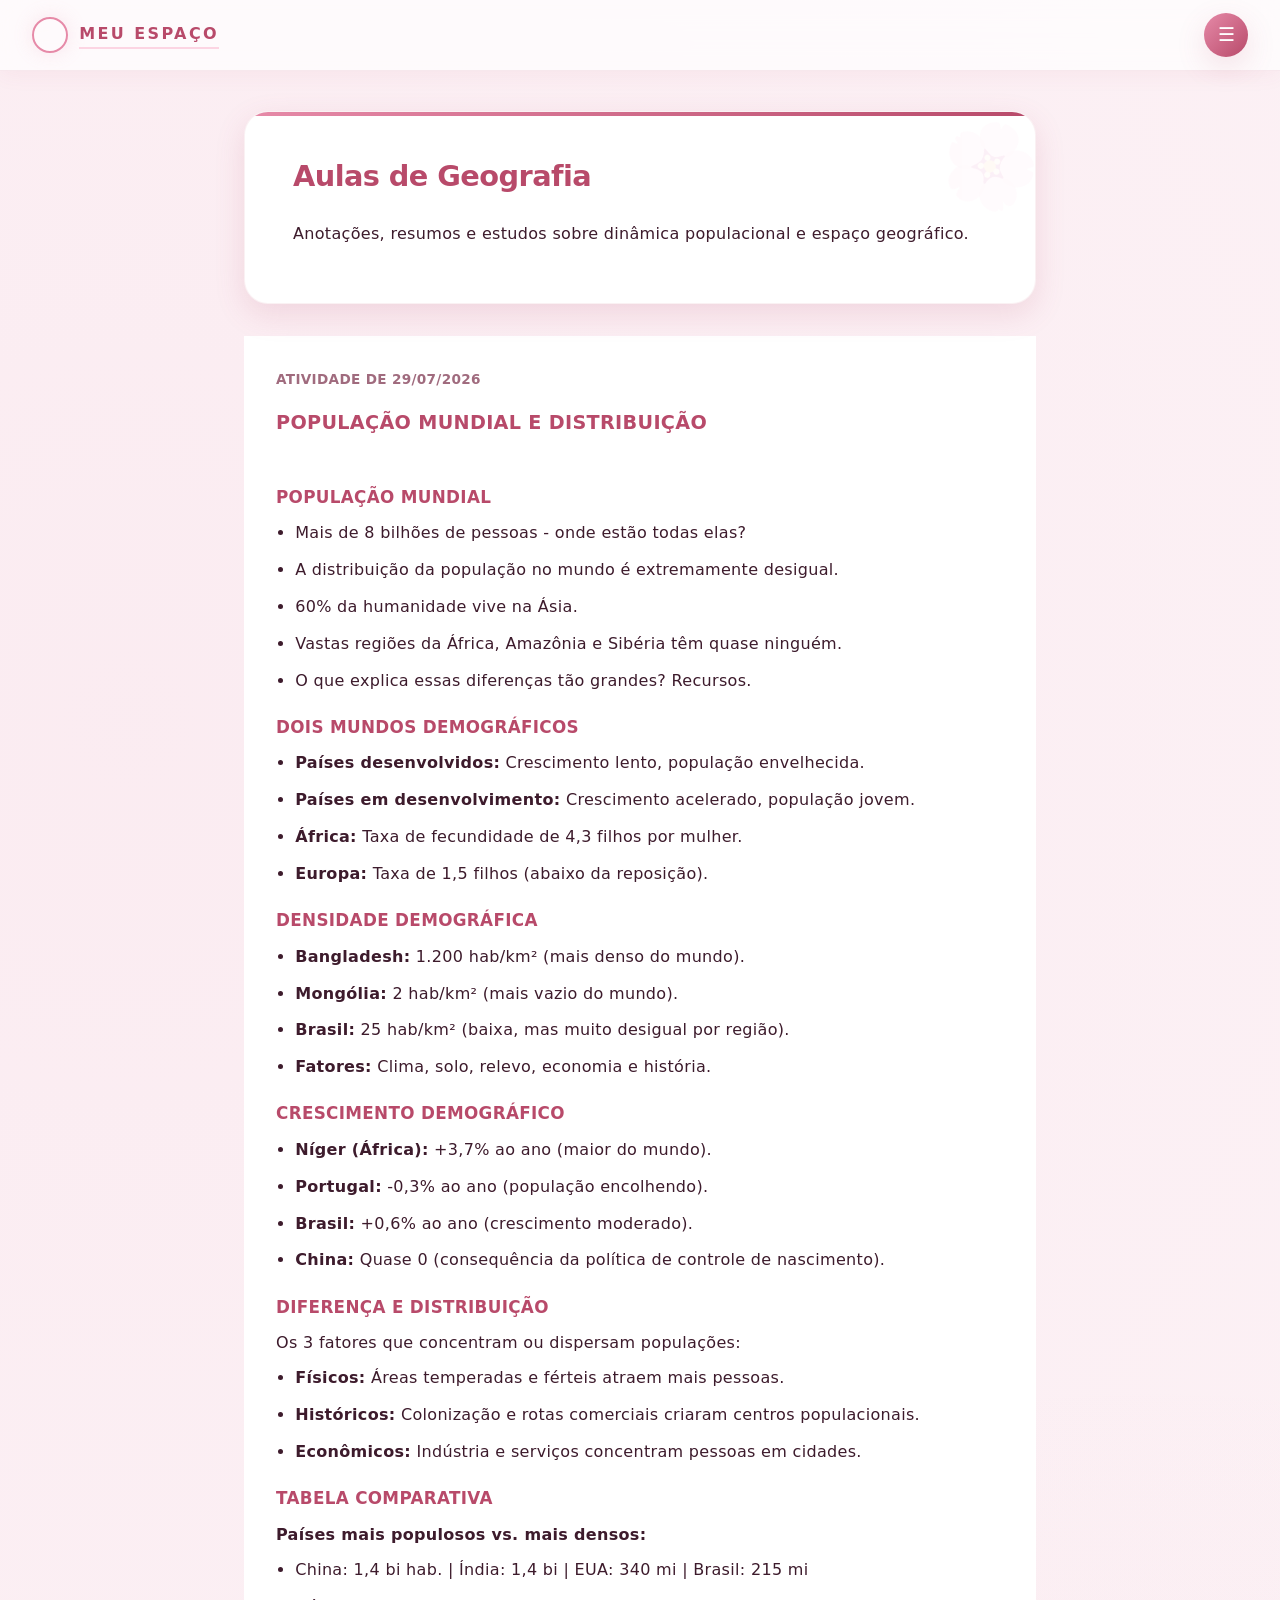
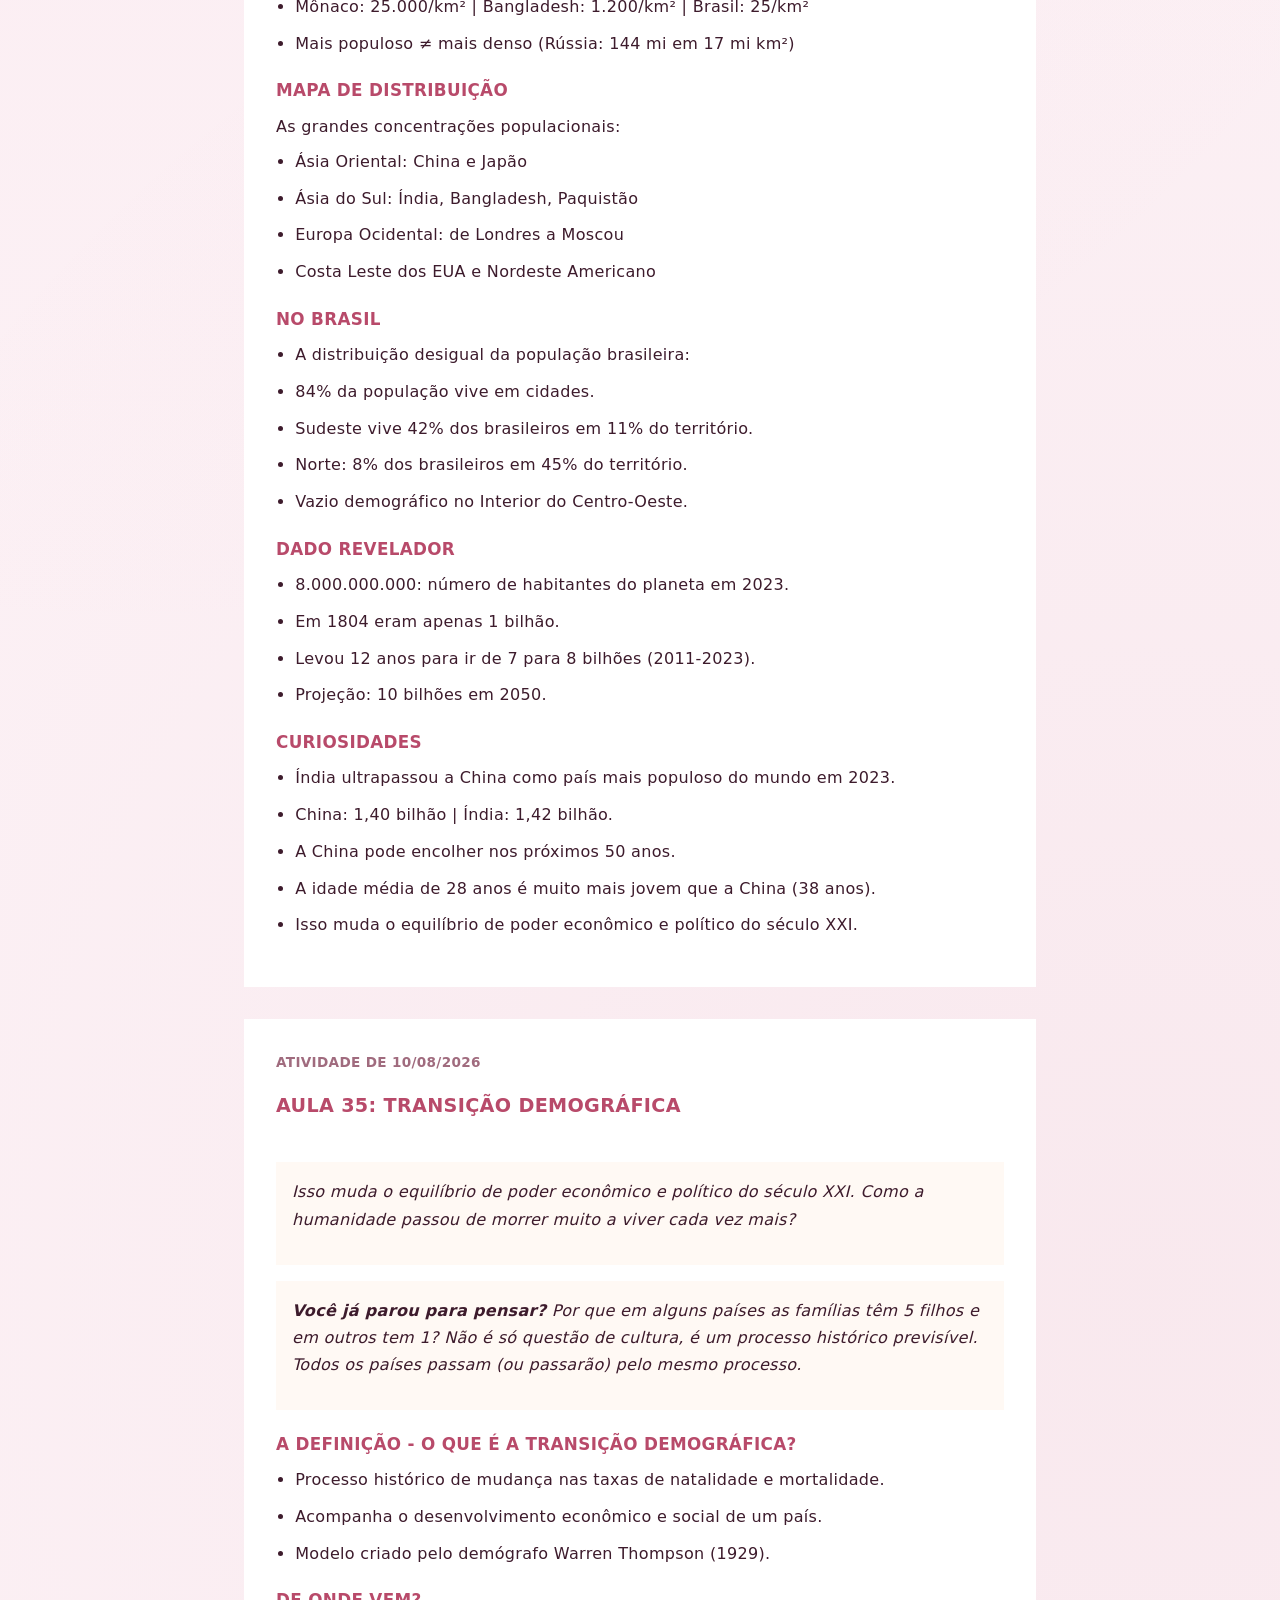
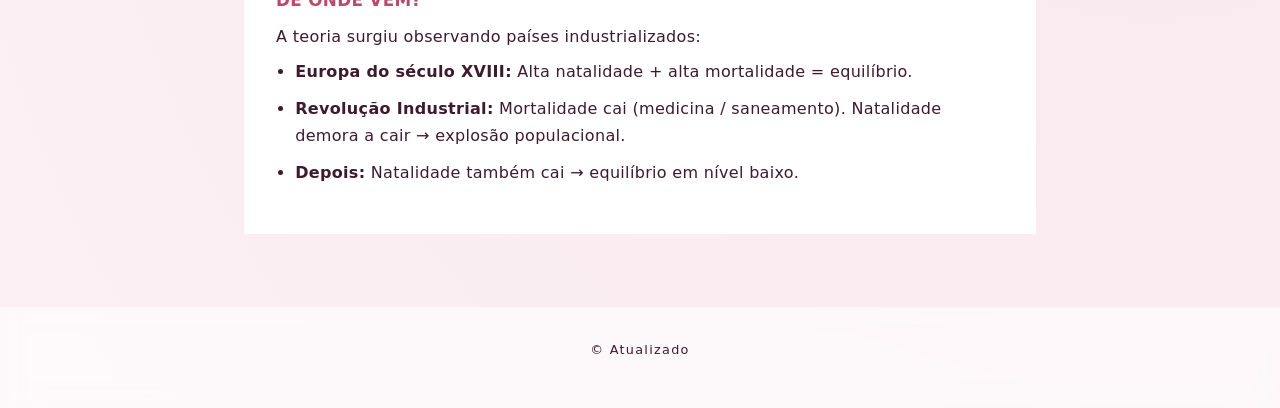
<file: geografia.html>
<!DOCTYPE html>
<html lang="pt-BR">
<head>
  <meta charset="UTF-8">
  <meta name="viewport" content="width=device-width, initial-scale=1.0">
  <title>Geografia - Meu Espaço</title>
  <link rel="stylesheet" href="styles.css">
  <style>
    .question-card {
      background-color: var(--bg-card);
      border: 2px solid var(--border-strong);
      padding: 2rem;
      margin-bottom: 2rem;
      box-shadow: var(--shadow-flat);
    }

    .question-title {
      font-weight: 800;
      color: var(--accent-dark);
      margin-bottom: 1rem;
      text-transform: uppercase;
      font-size: 1.2rem;
      border-bottom: 2px solid var(--accent-warm);
      padding-bottom: 0.5rem;
      display: inline-block;
    }

    .date-tag {
      font-size: 0.85rem;
      color: var(--text-muted);
      margin-bottom: 1rem;
      font-weight: 600;
    }

    .topic-subtitle {
      font-size: 1.05rem;
      font-weight: 800;
      color: var(--accent-dark);
      margin: 1.2rem 0 0.5rem 0;
      text-transform: uppercase;
    }

    .notes-list {
      padding-left: 1.2rem;
      margin-bottom: 1rem;
    }

    .notes-list li {
      margin-bottom: 0.6rem;
      line-height: 1.7;
      font-size: 1rem;
      color: var(--text-main);
    }

    .quote-box {
      background-color: #fff9f4;
      border-left: 4px solid var(--accent-warm);
      padding: 1rem;
      margin: 1rem 0;
      font-style: italic;
    }
  </style>
</head>
<body>

  <header>
    <div class="logo">
      <video src="espiral.mp4" class="logo-img" autoplay loop muted playsinline></video>
      <a href="index.html" class="logo-text">MEU ESPAÇO</a>
    </div>
    
    <div class="menu-container">
      <button class="menu-btn" id="menuBtn" aria-label="Abrir Menu">&#9776;</button>
      
      <nav class="dropdown-menu" id="dropdownMenu">
        <span>Navegação</span>
<ul>
          <li><a href="index.html">Início</a></li>
          <li><a href="pca.html">PCA</a></li>
          <li><a href="redacao.html">Redação</a></li>
          <li><a href="edc.html">Educação Física</a></li>
          <li><a href="filosofia.html">Filosofia</a></li>
          <li><a href="geografia.html">Geografia</a></li>
          <li><a href="historia.html">História</a></li>
          <li><a href="matematica.html">Matemática Básica</a></li>
          <li><a href="matematicaa.html">Matemática</a></li>
        </ul>
      </nav>
    </div>
  </header>

  <main>
    <section class="welcome-card">
      <h1>Aulas de Geografia</h1>
      <p>Anotações, resumos e estudos sobre dinâmica populacional e espaço geográfico.</p>
    </section>

    <!-- AULA DE 29/07/2026 -->
    <div class="question-card">
      <div class="date-tag">ATIVIDADE DE 29/07/2026</div>
      <div class="question-title">População Mundial e Distribuição</div>

      <h3 class="topic-subtitle">População Mundial</h3>
      <ul class="notes-list">
        <li>Mais de 8 bilhões de pessoas - onde estão todas elas?</li>
        <li>A distribuição da população no mundo é extremamente desigual.</li>
        <li>60% da humanidade vive na Ásia.</li>
        <li>Vastas regiões da África, Amazônia e Sibéria têm quase ninguém.</li>
        <li>O que explica essas diferenças tão grandes? Recursos.</li>
      </ul>

      <h3 class="topic-subtitle">Dois Mundos Demográficos</h3>
      <ul class="notes-list">
        <li><strong>Países desenvolvidos:</strong> Crescimento lento, população envelhecida.</li>
        <li><strong>Países em desenvolvimento:</strong> Crescimento acelerado, população jovem.</li>
        <li><strong>África:</strong> Taxa de fecundidade de 4,3 filhos por mulher.</li>
        <li><strong>Europa:</strong> Taxa de 1,5 filhos (abaixo da reposição).</li>
      </ul>

      <h3 class="topic-subtitle">Densidade Demográfica</h3>
      <ul class="notes-list">
        <li><strong>Bangladesh:</strong> 1.200 hab/km² (mais denso do mundo).</li>
        <li><strong>Mongólia:</strong> 2 hab/km² (mais vazio do mundo).</li>
        <li><strong>Brasil:</strong> 25 hab/km² (baixa, mas muito desigual por região).</li>
        <li><strong>Fatores:</strong> Clima, solo, relevo, economia e história.</li>
      </ul>

      <h3 class="topic-subtitle">Crescimento Demográfico</h3>
      <ul class="notes-list">
        <li><strong>Níger (África):</strong> +3,7% ao ano (maior do mundo).</li>
        <li><strong>Portugal:</strong> -0,3% ao ano (população encolhendo).</li>
        <li><strong>Brasil:</strong> +0,6% ao ano (crescimento moderado).</li>
        <li><strong>China:</strong> Quase 0 (consequência da política de controle de nascimento).</li>
      </ul>

      <h3 class="topic-subtitle">Diferença e Distribuição</h3>
      <p style="margin-bottom: 0.5rem;">Os 3 fatores que concentram ou dispersam populações:</p>
      <ul class="notes-list">
        <li><strong>Físicos:</strong> Áreas temperadas e férteis atraem mais pessoas.</li>
        <li><strong>Históricos:</strong> Colonização e rotas comerciais criaram centros populacionais.</li>
        <li><strong>Econômicos:</strong> Indústria e serviços concentram pessoas em cidades.</li>
      </ul>

      <h3 class="topic-subtitle">Tabela Comparativa</h3>
      <p style="margin-bottom: 0.5rem;"><strong>Países mais populosos vs. mais densos:</strong></p>
      <ul class="notes-list">
        <li>China: 1,4 bi hab. | Índia: 1,4 bi | EUA: 340 mi | Brasil: 215 mi</li>
        <li>Mônaco: 25.000/km² | Bangladesh: 1.200/km² | Brasil: 25/km²</li>
        <li>Mais populoso ≠ mais denso (Rússia: 144 mi em 17 mi km²)</li>
      </ul>

      <h3 class="topic-subtitle">Mapa de Distribuição</h3>
      <p style="margin-bottom: 0.5rem;">As grandes concentrações populacionais:</p>
      <ul class="notes-list">
        <li>Ásia Oriental: China e Japão</li>
        <li>Ásia do Sul: Índia, Bangladesh, Paquistão</li>
        <li>Europa Ocidental: de Londres a Moscou</li>
        <li>Costa Leste dos EUA e Nordeste Americano</li>
      </ul>

      <h3 class="topic-subtitle">No Brasil</h3>
      <ul class="notes-list">
        <li>A distribuição desigual da população brasileira:</li>
        <li>84% da população vive em cidades.</li>
        <li>Sudeste vive 42% dos brasileiros em 11% do território.</li>
        <li>Norte: 8% dos brasileiros em 45% do território.</li>
        <li>Vazio demográfico no Interior do Centro-Oeste.</li>
      </ul>

      <h3 class="topic-subtitle">Dado Revelador</h3>
      <ul class="notes-list">
        <li>8.000.000.000: número de habitantes do planeta em 2023.</li>
        <li>Em 1804 eram apenas 1 bilhão.</li>
        <li>Levou 12 anos para ir de 7 para 8 bilhões (2011-2023).</li>
        <li>Projeção: 10 bilhões em 2050.</li>
      </ul>

      <h3 class="topic-subtitle">Curiosidades</h3>
      <ul class="notes-list">
        <li>Índia ultrapassou a China como país mais populoso do mundo em 2023.</li>
        <li>China: 1,40 bilhão | Índia: 1,42 bilhão.</li>
        <li>A China pode encolher nos próximos 50 anos.</li>
        <li>A idade média de 28 anos é muito mais jovem que a China (38 anos).</li>
        <li>Isso muda o equilíbrio de poder econômico e político do século XXI.</li>
      </ul>
    </div>

    <!-- AULA DE 10/08/2026 -->
    <div class="question-card">
      <div class="date-tag">ATIVIDADE DE 10/08/2026</div>
      <div class="question-title">Aula 35: Transição Demográfica</div>
      
      <div class="quote-box">
        <p>Isso muda o equilíbrio de poder econômico e político do século XXI. Como a humanidade passou de morrer muito a viver cada vez mais?</p>
      </div>

      <div class="quote-box">
        <p><strong>Você já parou para pensar?</strong> Por que em alguns países as famílias têm 5 filhos e em outros tem 1? Não é só questão de cultura, é um processo histórico previsível. Todos os países passam (ou passarão) pelo mesmo processo.</p>
      </div>

      <h3 class="topic-subtitle">A Definição - O que é a Transição Demográfica?</h3>
      <ul class="notes-list">
        <li>Processo histórico de mudança nas taxas de natalidade e mortalidade.</li>
        <li>Acompanha o desenvolvimento econômico e social de um país.</li>
        <li>Modelo criado pelo demógrafo Warren Thompson (1929).</li>
      </ul>

      <h3 class="topic-subtitle">De onde vem?</h3>
      <p style="margin-bottom: 0.5rem;">A teoria surgiu observando países industrializados:</p>
      <ul class="notes-list">
        <li><strong>Europa do século XVIII:</strong> Alta natalidade + alta mortalidade = equilíbrio.</li>
        <li><strong>Revolução Industrial:</strong> Mortalidade cai (medicina / saneamento). Natalidade demora a cair &rarr; explosão populacional.</li>
        <li><strong>Depois:</strong> Natalidade também cai &rarr; equilíbrio em nível baixo.</li>
      </ul>
    </div>
  </main>

  <footer>
    <p>&copy; Atualizado</p>
  </footer>

  <script>
    const menuBtn = document.getElementById('menuBtn');
    const dropdownMenu = document.getElementById('dropdownMenu');

    menuBtn.addEventListener('click', (e) => {
      e.stopPropagation();
      dropdownMenu.classList.toggle('active');
    });

    document.addEventListener('click', () => {
      dropdownMenu.classList.remove('active');
    });
  </script>

</body>
</html>
</file>
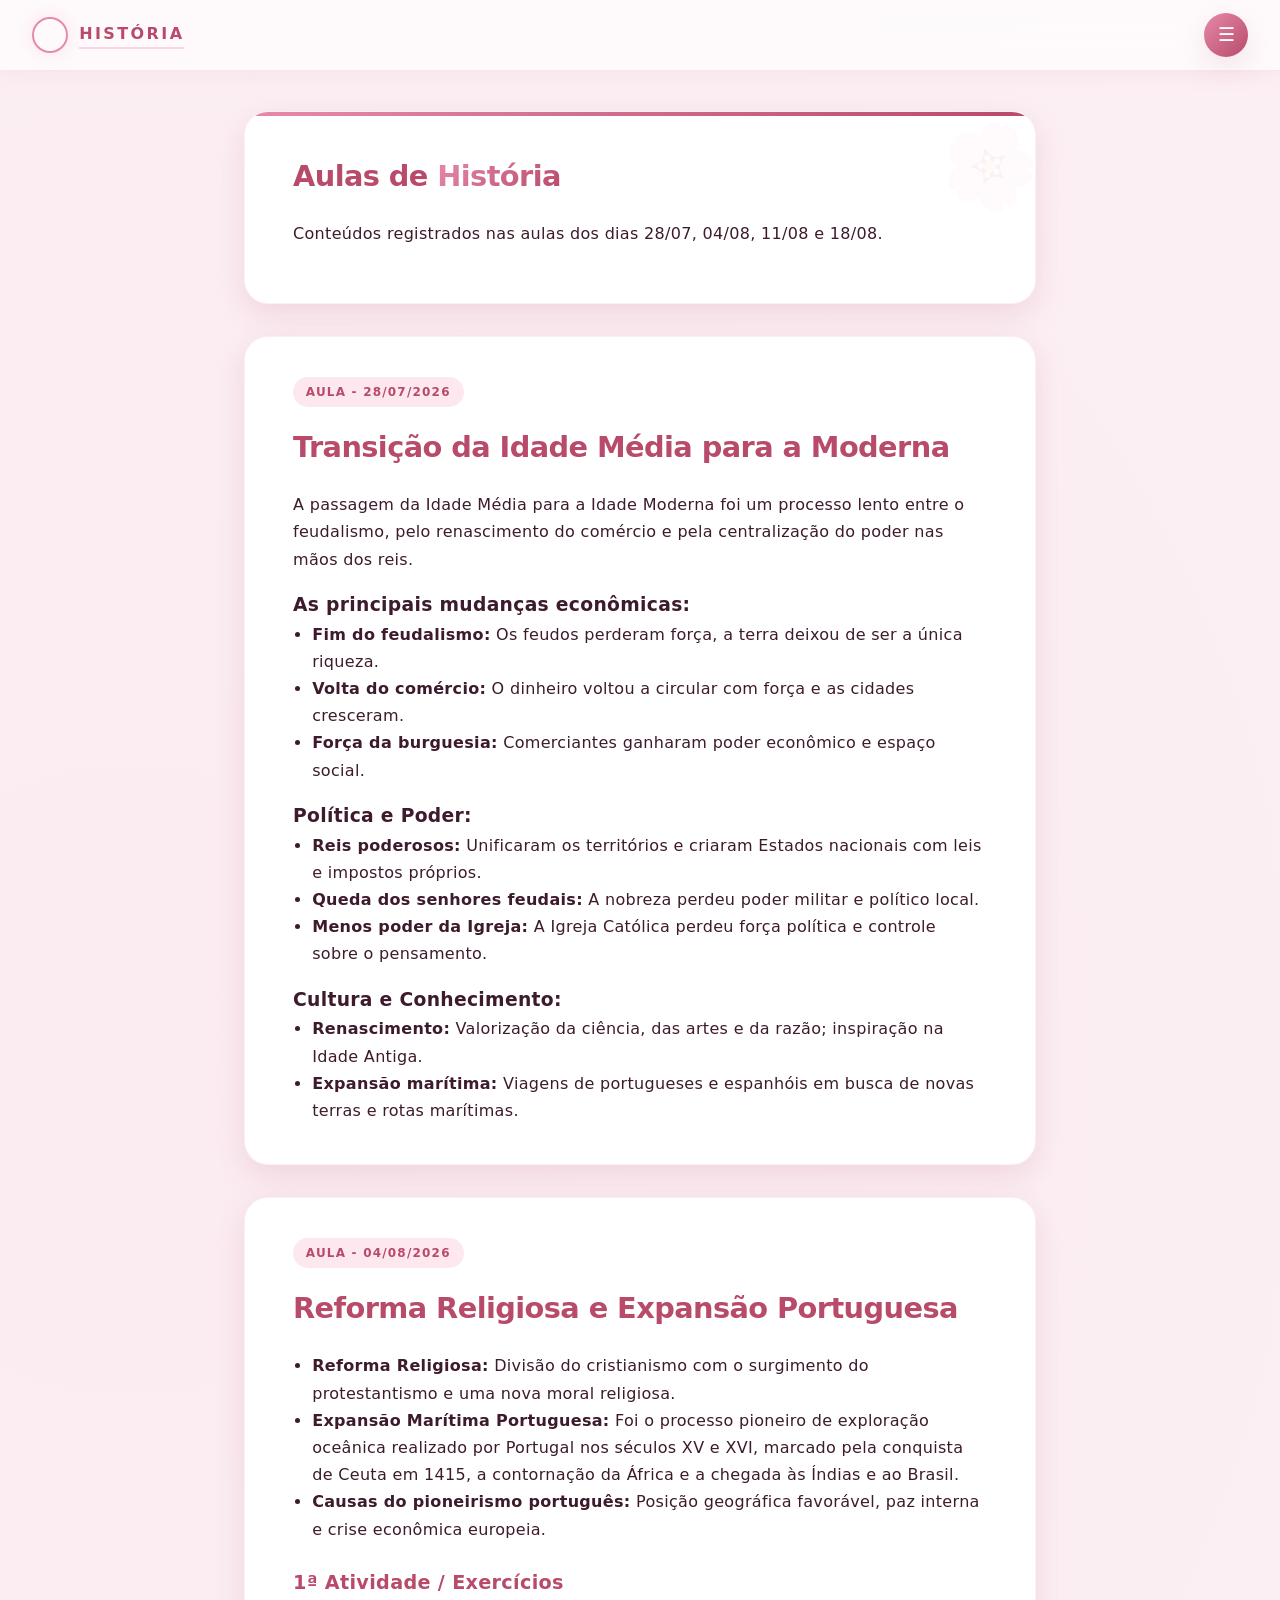
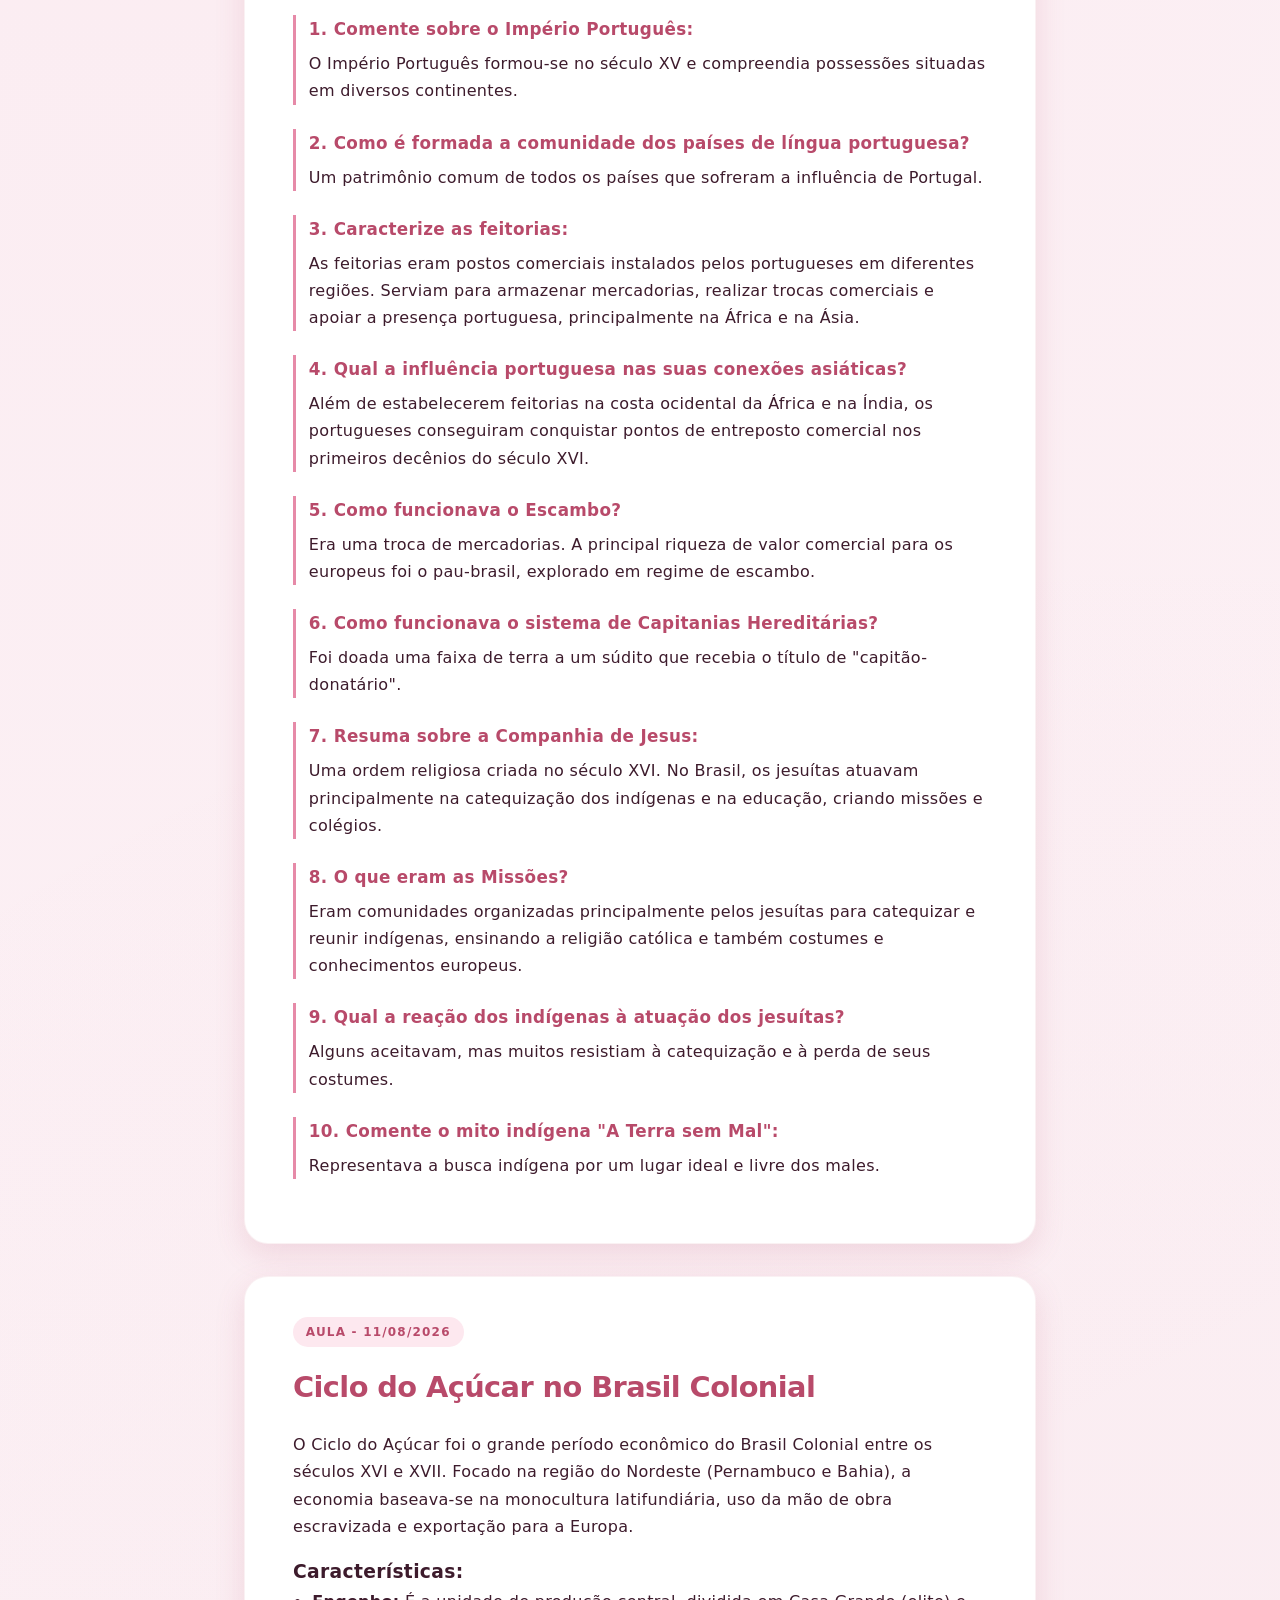
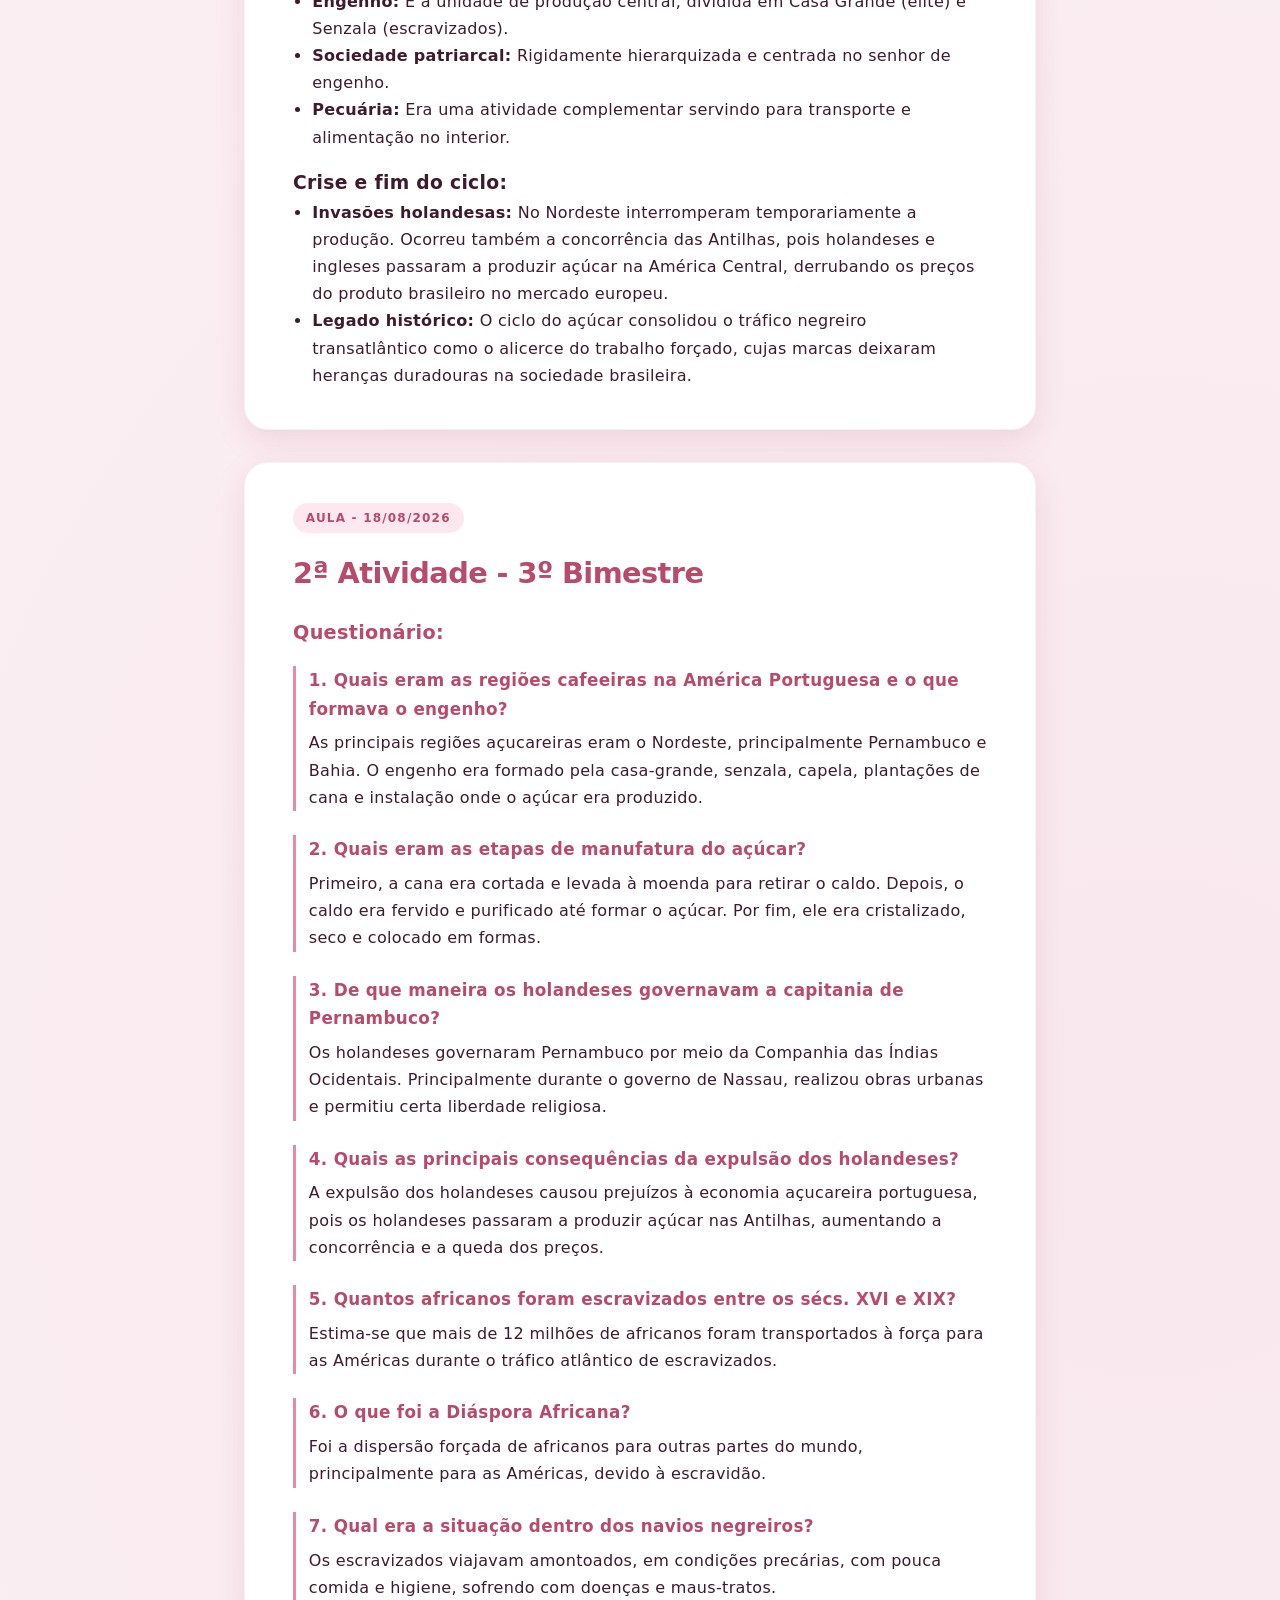
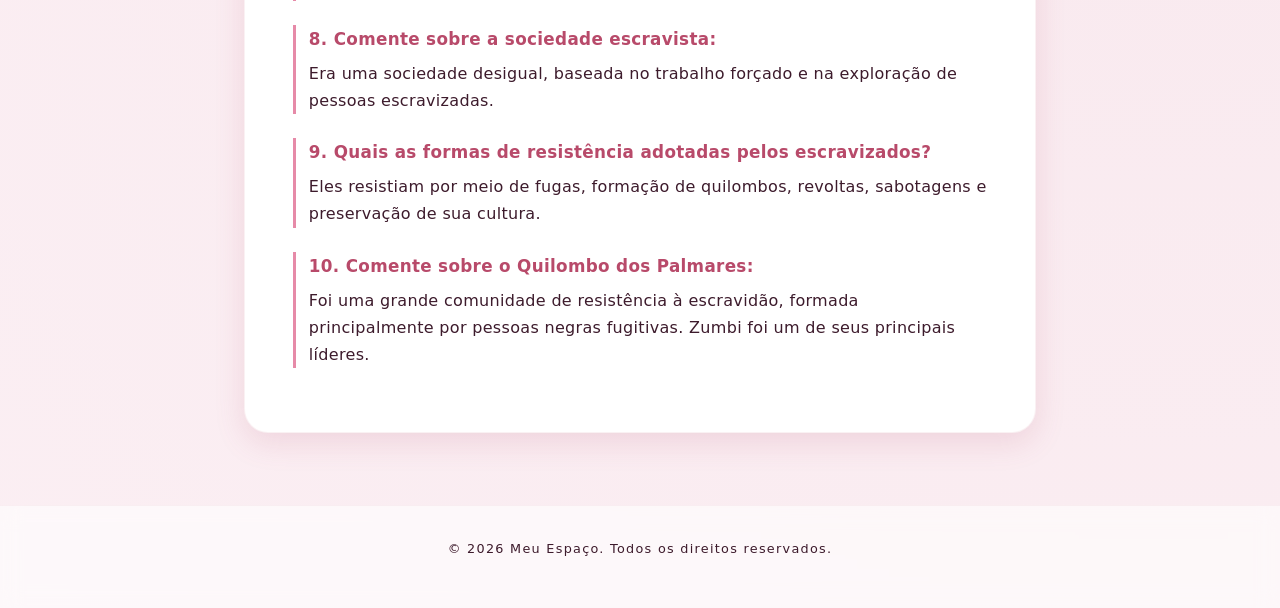
<file: historia.html>
<!DOCTYPE html>
<html lang="pt-BR">
<head>
  <meta charset="UTF-8">
  <meta name="viewport" content="width=device-width, initial-scale=1.0">
  <title>História - Meu Espaço</title>
  <link rel="stylesheet" href="styles.css">
  <style>
    .lesson-card {
      background: var(--bg-card);
      border: 1px solid rgba(184, 74, 106, 0.08);
      border-radius: var(--radius-card);
      padding: 2.5rem 3rem;
      margin-bottom: 2rem;
      box-shadow: var(--shadow-soft);
      transition: box-shadow 0.3s ease;
    }

    .lesson-card:hover {
      box-shadow: var(--shadow-hover);
    }

    .date-tag {
      display: inline-block;
      font-size: 0.75rem;
      font-weight: 700;
      color: var(--accent-dark);
      background: var(--accent-soft);
      padding: 0.3rem 0.8rem;
      border-radius: 50px;
      margin-bottom: 1rem;
      text-transform: uppercase;
      letter-spacing: 0.1em;
    }

    .qa-block {
      margin-bottom: 1.5rem;
      padding-left: 0.8rem;
      border-left: 3px solid var(--accent-primary);
    }

    .qa-block h3 {
      font-size: 1.05rem;
      color: var(--accent-dark);
      margin-bottom: 0.4rem;
      font-weight: 700;
    }

    .qa-block p {
      margin-bottom: 0;
      color: var(--text-main);
      line-height: 1.7;
    }
  </style>
</head>
<body>

  <header>
    <div class="logo">
      <video src="espiral.mp4" class="logo-img" autoplay loop muted playsinline></video>
      <a href="index.html" class="logo-text">HISTÓRIA</a>
    </div>
    <div class="menu-container">
      <button class="menu-btn" id="menuToggle">☰</button>
      <div class="dropdown-menu" id="dropdownMenu">
        <span>Menu de Matérias</span>
        <ul>
          <li><a href="index.html">Início</a></li>
          <li><a href="pca.html">PCA</a></li>
          <li><a href="redacao.html">Redação</a></li>
          <li><a href="edc.html">Educação Física</a></li>
          <li><a href="filosofia.html">Filosofia</a></li>
          <li><a href="geografia.html">Geografia</a></li>
          <li><a href="historia.html">História</a></li>
          <li><a href="matematica.html">Matemática Básica</a></li>
          <li><a href="matematicaa.html">Matemática</a></li>
        </ul>
      </div>
    </div>
  </header>

  <main>
    <div class="welcome-card">
      <h1>Aulas de <span class="highlight">História</span></h1>
      <p>Conteúdos registrados nas aulas dos dias 28/07, 04/08, 11/08 e 18/08.</p>
    </div>

    <!-- AULA 28/07 -->
    <div class="lesson-card">
      <div class="date-tag">Aula - 28/07/2026</div>
      <h1>Transição da Idade Média para a Moderna</h1>
      <p>A passagem da Idade Média para a Idade Moderna foi um processo lento entre o feudalismo, pelo renascimento do comércio e pela centralização do poder nas mãos dos reis.</p>
      
      <h3 style="margin-top: 1rem;">As principais mudanças econômicas:</h3>
      <ul style="padding-left: 1.2rem; margin-bottom: 1rem;">
        <li><strong>Fim do feudalismo:</strong> Os feudos perderam força, a terra deixou de ser a única riqueza.</li>
        <li><strong>Volta do comércio:</strong> O dinheiro voltou a circular com força e as cidades cresceram.</li>
        <li><strong>Força da burguesia:</strong> Comerciantes ganharam poder econômico e espaço social.</li>
      </ul>

      <h3>Política e Poder:</h3>
      <ul style="padding-left: 1.2rem; margin-bottom: 1rem;">
        <li><strong>Reis poderosos:</strong> Unificaram os territórios e criaram Estados nacionais com leis e impostos próprios.</li>
        <li><strong>Queda dos senhores feudais:</strong> A nobreza perdeu poder militar e político local.</li>
        <li><strong>Menos poder da Igreja:</strong> A Igreja Católica perdeu força política e controle sobre o pensamento.</li>
      </ul>

      <h3>Cultura e Conhecimento:</h3>
      <ul style="padding-left: 1.2rem;">
        <li><strong>Renascimento:</strong> Valorização da ciência, das artes e da razão; inspiração na Idade Antiga.</li>
        <li><strong>Expansão marítima:</strong> Viagens de portugueses e espanhóis em busca de novas terras e rotas marítimas.</li>
      </ul>
    </div>

    <!-- AULA 04/08 -->
    <div class="lesson-card">
      <div class="date-tag">Aula - 04/08/2026</div>
      <h1>Reforma Religiosa e Expansão Portuguesa</h1>
      <ul style="padding-left: 1.2rem; margin-bottom: 1.5rem;">
        <li><strong>Reforma Religiosa:</strong> Divisão do cristianismo com o surgimento do protestantismo e uma nova moral religiosa.</li>
        <li><strong>Expansão Marítima Portuguesa:</strong> Foi o processo pioneiro de exploração oceânica realizado por Portugal nos séculos XV e XVI, marcado pela conquista de Ceuta em 1415, a contornação da África e a chegada às Índias e ao Brasil.</li>
        <li><strong>Causas do pioneirismo português:</strong> Posição geográfica favorável, paz interna e crise econômica europeia.</li>
      </ul>

      <h2 style="font-size: 1.2rem; margin-bottom: 1rem; color: var(--accent-dark);">1ª Atividade / Exercícios</h2>

      <div class="qa-block">
        <h3>1. Comente sobre o Império Português:</h3>
        <p>O Império Português formou-se no século XV e compreendia possessões situadas em diversos continentes.</p>
      </div>

      <div class="qa-block">
        <h3>2. Como é formada a comunidade dos países de língua portuguesa?</h3>
        <p>Um patrimônio comum de todos os países que sofreram a influência de Portugal.</p>
      </div>

      <div class="qa-block">
        <h3>3. Caracterize as feitorias:</h3>
        <p>As feitorias eram postos comerciais instalados pelos portugueses em diferentes regiões. Serviam para armazenar mercadorias, realizar trocas comerciais e apoiar a presença portuguesa, principalmente na África e na Ásia.</p>
      </div>

      <div class="qa-block">
        <h3>4. Qual a influência portuguesa nas suas conexões asiáticas?</h3>
        <p>Além de estabelecerem feitorias na costa ocidental da África e na Índia, os portugueses conseguiram conquistar pontos de entreposto comercial nos primeiros decênios do século XVI.</p>
      </div>

      <div class="qa-block">
        <h3>5. Como funcionava o Escambo?</h3>
        <p>Era uma troca de mercadorias. A principal riqueza de valor comercial para os europeus foi o pau-brasil, explorado em regime de escambo.</p>
      </div>

      <div class="qa-block">
        <h3>6. Como funcionava o sistema de Capitanias Hereditárias?</h3>
        <p>Foi doada uma faixa de terra a um súdito que recebia o título de "capitão-donatário".</p>
      </div>

      <div class="qa-block">
        <h3>7. Resuma sobre a Companhia de Jesus:</h3>
        <p>Uma ordem religiosa criada no século XVI. No Brasil, os jesuítas atuavam principalmente na catequização dos indígenas e na educação, criando missões e colégios.</p>
      </div>

      <div class="qa-block">
        <h3>8. O que eram as Missões?</h3>
        <p>Eram comunidades organizadas principalmente pelos jesuítas para catequizar e reunir indígenas, ensinando a religião católica e também costumes e conhecimentos europeus.</p>
      </div>

      <div class="qa-block">
        <h3>9. Qual a reação dos indígenas à atuação dos jesuítas?</h3>
        <p>Alguns aceitavam, mas muitos resistiam à catequização e à perda de seus costumes.</p>
      </div>

      <div class="qa-block">
        <h3>10. Comente o mito indígena "A Terra sem Mal":</h3>
        <p>Representava a busca indígena por um lugar ideal e livre dos males.</p>
      </div>
    </div>

    <!-- AULA 11/08 -->
    <div class="lesson-card">
      <div class="date-tag">Aula - 11/08/2026</div>
      <h1>Ciclo do Açúcar no Brasil Colonial</h1>
      <p>O Ciclo do Açúcar foi o grande período econômico do Brasil Colonial entre os séculos XVI e XVII. Focado na região do Nordeste (Pernambuco e Bahia), a economia baseava-se na monocultura latifundiária, uso da mão de obra escravizada e exportação para a Europa.</p>

      <h3 style="margin-top: 1rem;">Características:</h3>
      <ul style="padding-left: 1.2rem; margin-bottom: 1rem;">
        <li><strong>Engenho:</strong> É a unidade de produção central, dividida em Casa Grande (elite) e Senzala (escravizados).</li>
        <li><strong>Sociedade patriarcal:</strong> Rigidamente hierarquizada e centrada no senhor de engenho.</li>
        <li><strong>Pecuária:</strong> Era uma atividade complementar servindo para transporte e alimentação no interior.</li>
      </ul>

      <h3>Crise e fim do ciclo:</h3>
      <ul style="padding-left: 1.2rem;">
        <li><strong>Invasões holandesas:</strong> No Nordeste interromperam temporariamente a produção. Ocorreu também a concorrência das Antilhas, pois holandeses e ingleses passaram a produzir açúcar na América Central, derrubando os preços do produto brasileiro no mercado europeu.</li>
        <li><strong>Legado histórico:</strong> O ciclo do açúcar consolidou o tráfico negreiro transatlântico como o alicerce do trabalho forçado, cujas marcas deixaram heranças duradouras na sociedade brasileira.</li>
      </ul>
    </div>

    <!-- AULA 18/08 -->
    <div class="lesson-card">
      <div class="date-tag">Aula - 18/08/2026</div>
      <h1>2ª Atividade - 3º Bimestre</h1>

      <h2 style="font-size: 1.2rem; margin-bottom: 1rem; color: var(--accent-dark);">Questionário:</h2>

      <div class="qa-block">
        <h3>1. Quais eram as regiões cafeeiras na América Portuguesa e o que formava o engenho?</h3>
        <p>As principais regiões açucareiras eram o Nordeste, principalmente Pernambuco e Bahia. O engenho era formado pela casa-grande, senzala, capela, plantações de cana e instalação onde o açúcar era produzido.</p>
      </div>

      <div class="qa-block">
        <h3>2. Quais eram as etapas de manufatura do açúcar?</h3>
        <p>Primeiro, a cana era cortada e levada à moenda para retirar o caldo. Depois, o caldo era fervido e purificado até formar o açúcar. Por fim, ele era cristalizado, seco e colocado em formas.</p>
      </div>

      <div class="qa-block">
        <h3>3. De que maneira os holandeses governavam a capitania de Pernambuco?</h3>
        <p>Os holandeses governaram Pernambuco por meio da Companhia das Índias Ocidentais. Principalmente durante o governo de Nassau, realizou obras urbanas e permitiu certa liberdade religiosa.</p>
      </div>

      <div class="qa-block">
        <h3>4. Quais as principais consequências da expulsão dos holandeses?</h3>
        <p>A expulsão dos holandeses causou prejuízos à economia açucareira portuguesa, pois os holandeses passaram a produzir açúcar nas Antilhas, aumentando a concorrência e a queda dos preços.</p>
      </div>

      <div class="qa-block">
        <h3>5. Quantos africanos foram escravizados entre os sécs. XVI e XIX?</h3>
        <p>Estima-se que mais de 12 milhões de africanos foram transportados à força para as Américas durante o tráfico atlântico de escravizados.</p>
      </div>

      <div class="qa-block">
        <h3>6. O que foi a Diáspora Africana?</h3>
        <p>Foi a dispersão forçada de africanos para outras partes do mundo, principalmente para as Américas, devido à escravidão.</p>
      </div>

      <div class="qa-block">
        <h3>7. Qual era a situação dentro dos navios negreiros?</h3>
        <p>Os escravizados viajavam amontoados, em condições precárias, com pouca comida e higiene, sofrendo com doenças e maus-tratos.</p>
      </div>

      <div class="qa-block">
        <h3>8. Comente sobre a sociedade escravista:</h3>
        <p>Era uma sociedade desigual, baseada no trabalho forçado e na exploração de pessoas escravizadas.</p>
      </div>

      <div class="qa-block">
        <h3>9. Quais as formas de resistência adotadas pelos escravizados?</h3>
        <p>Eles resistiam por meio de fugas, formação de quilombos, revoltas, sabotagens e preservação de sua cultura.</p>
      </div>

      <div class="qa-block">
        <h3>10. Comente sobre o Quilombo dos Palmares:</h3>
        <p>Foi uma grande comunidade de resistência à escravidão, formada principalmente por pessoas negras fugitivas. Zumbi foi um de seus principais líderes.</p>
      </div>
    </div>
  </main>

  <footer>
    <p>© 2026 Meu Espaço. Todos os direitos reservados.</p>
  </footer>

  <script>
    const menuBtn = document.getElementById('menuToggle');
    const dropdownMenu = document.getElementById('dropdownMenu');

    menuBtn.addEventListener('click', (e) => {
      e.stopPropagation();
      dropdownMenu.classList.toggle('active');
    });

    document.addEventListener('click', (e) => {
      if (!dropdownMenu.contains(e.target) && e.target !== menuBtn) {
        dropdownMenu.classList.remove('active');
      }
    });
  </script>
</body>
</html>
</file>
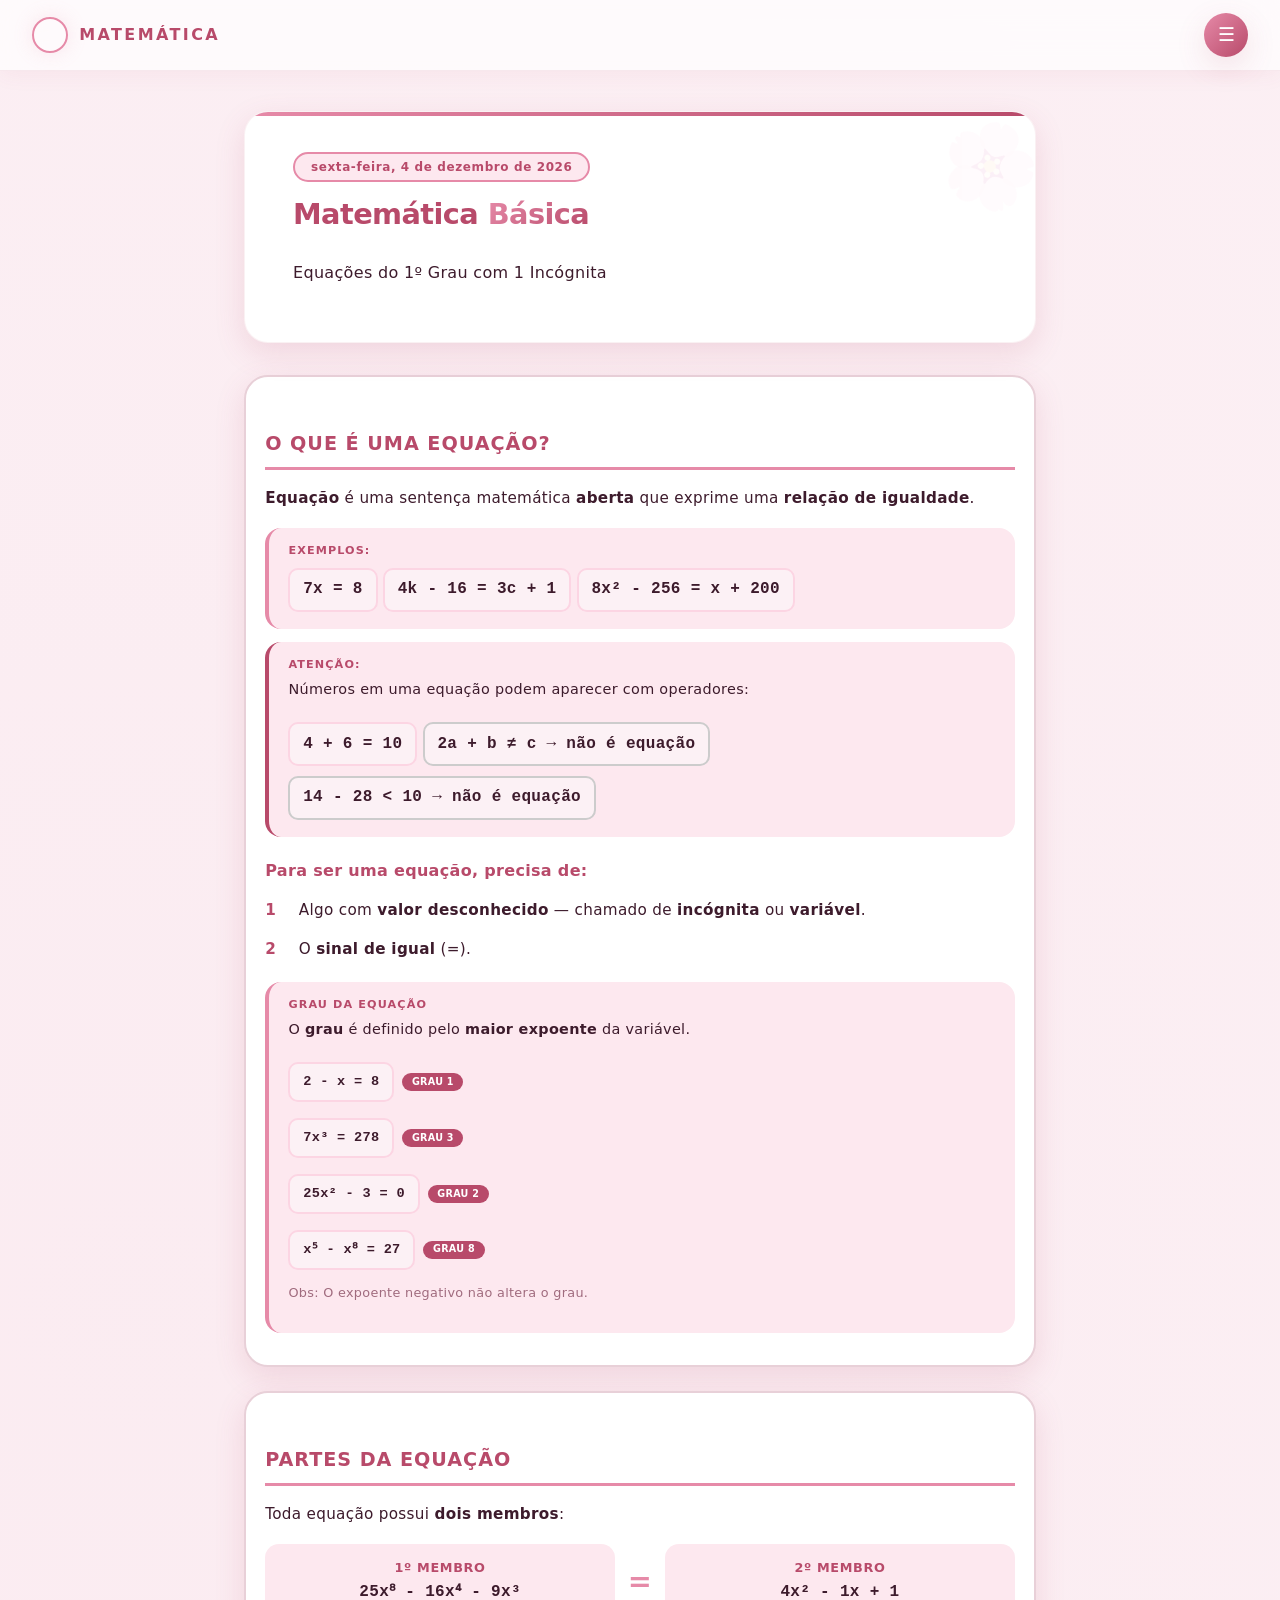
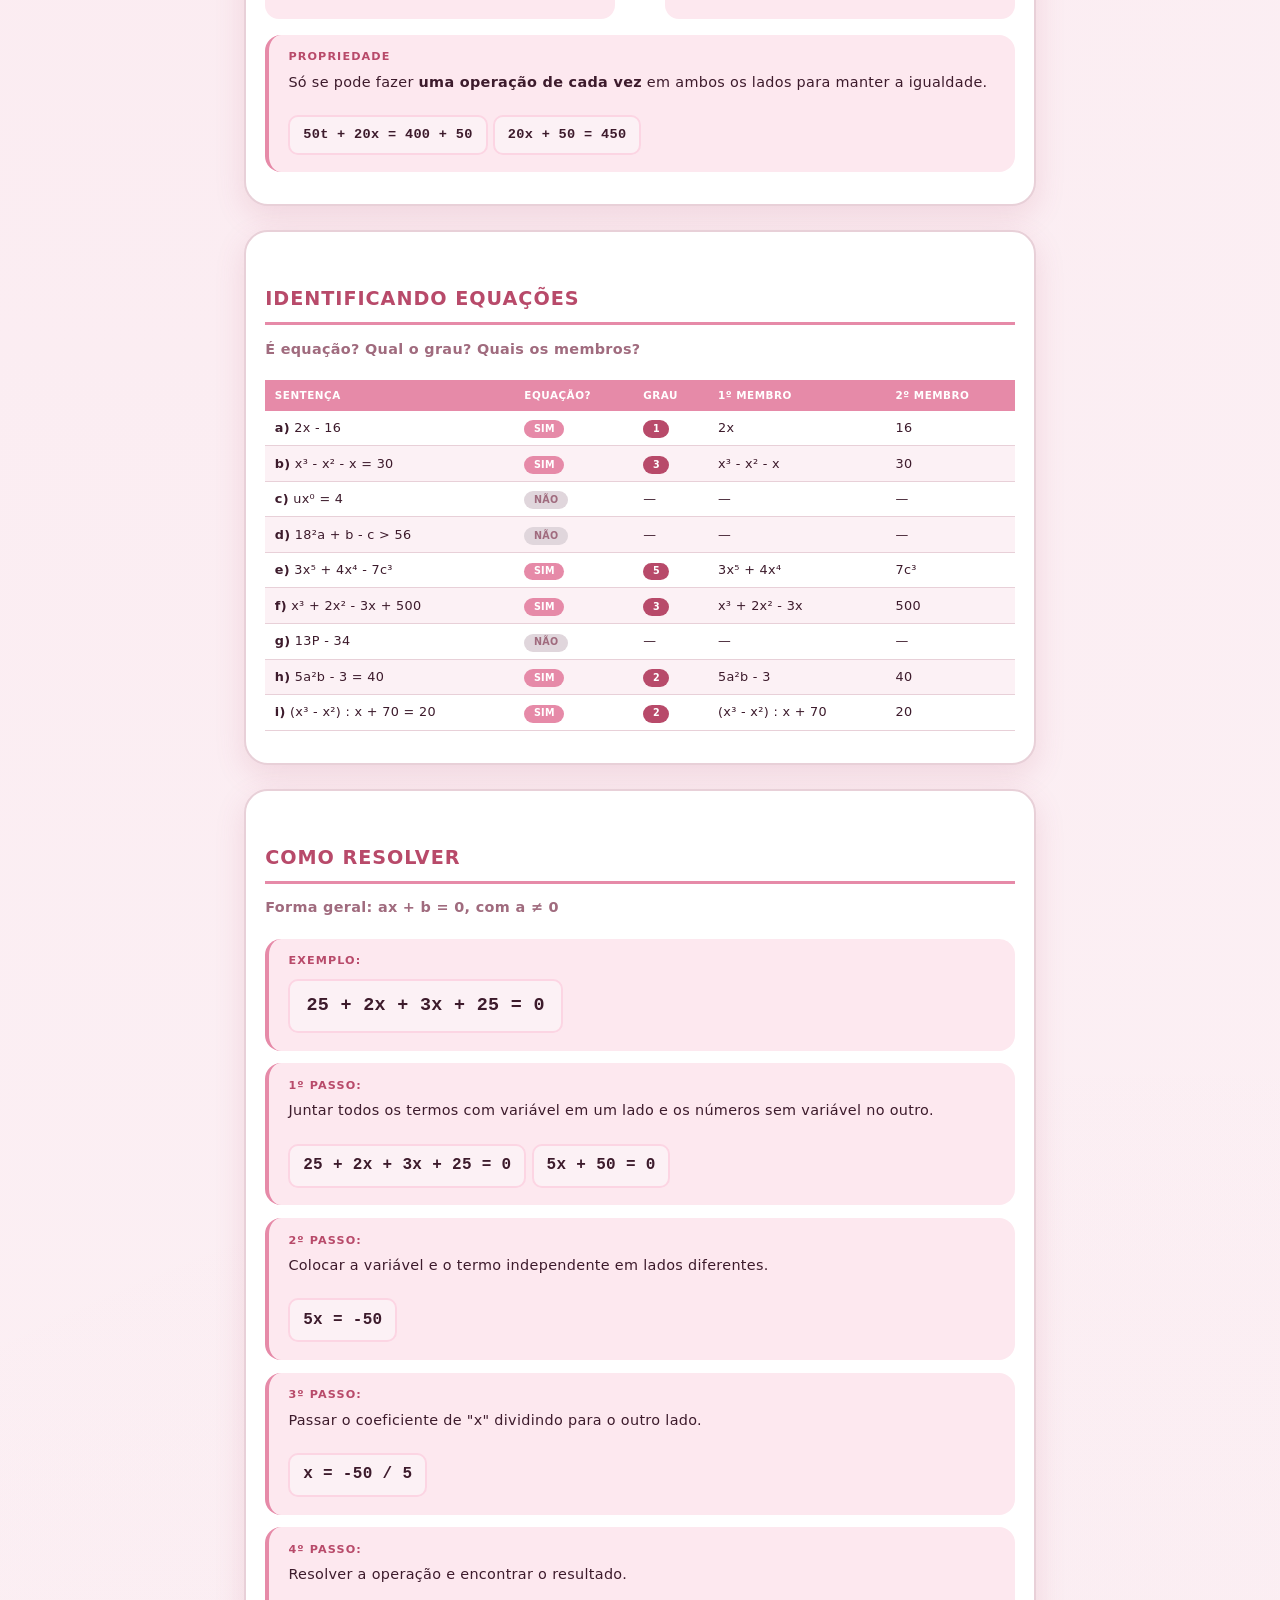
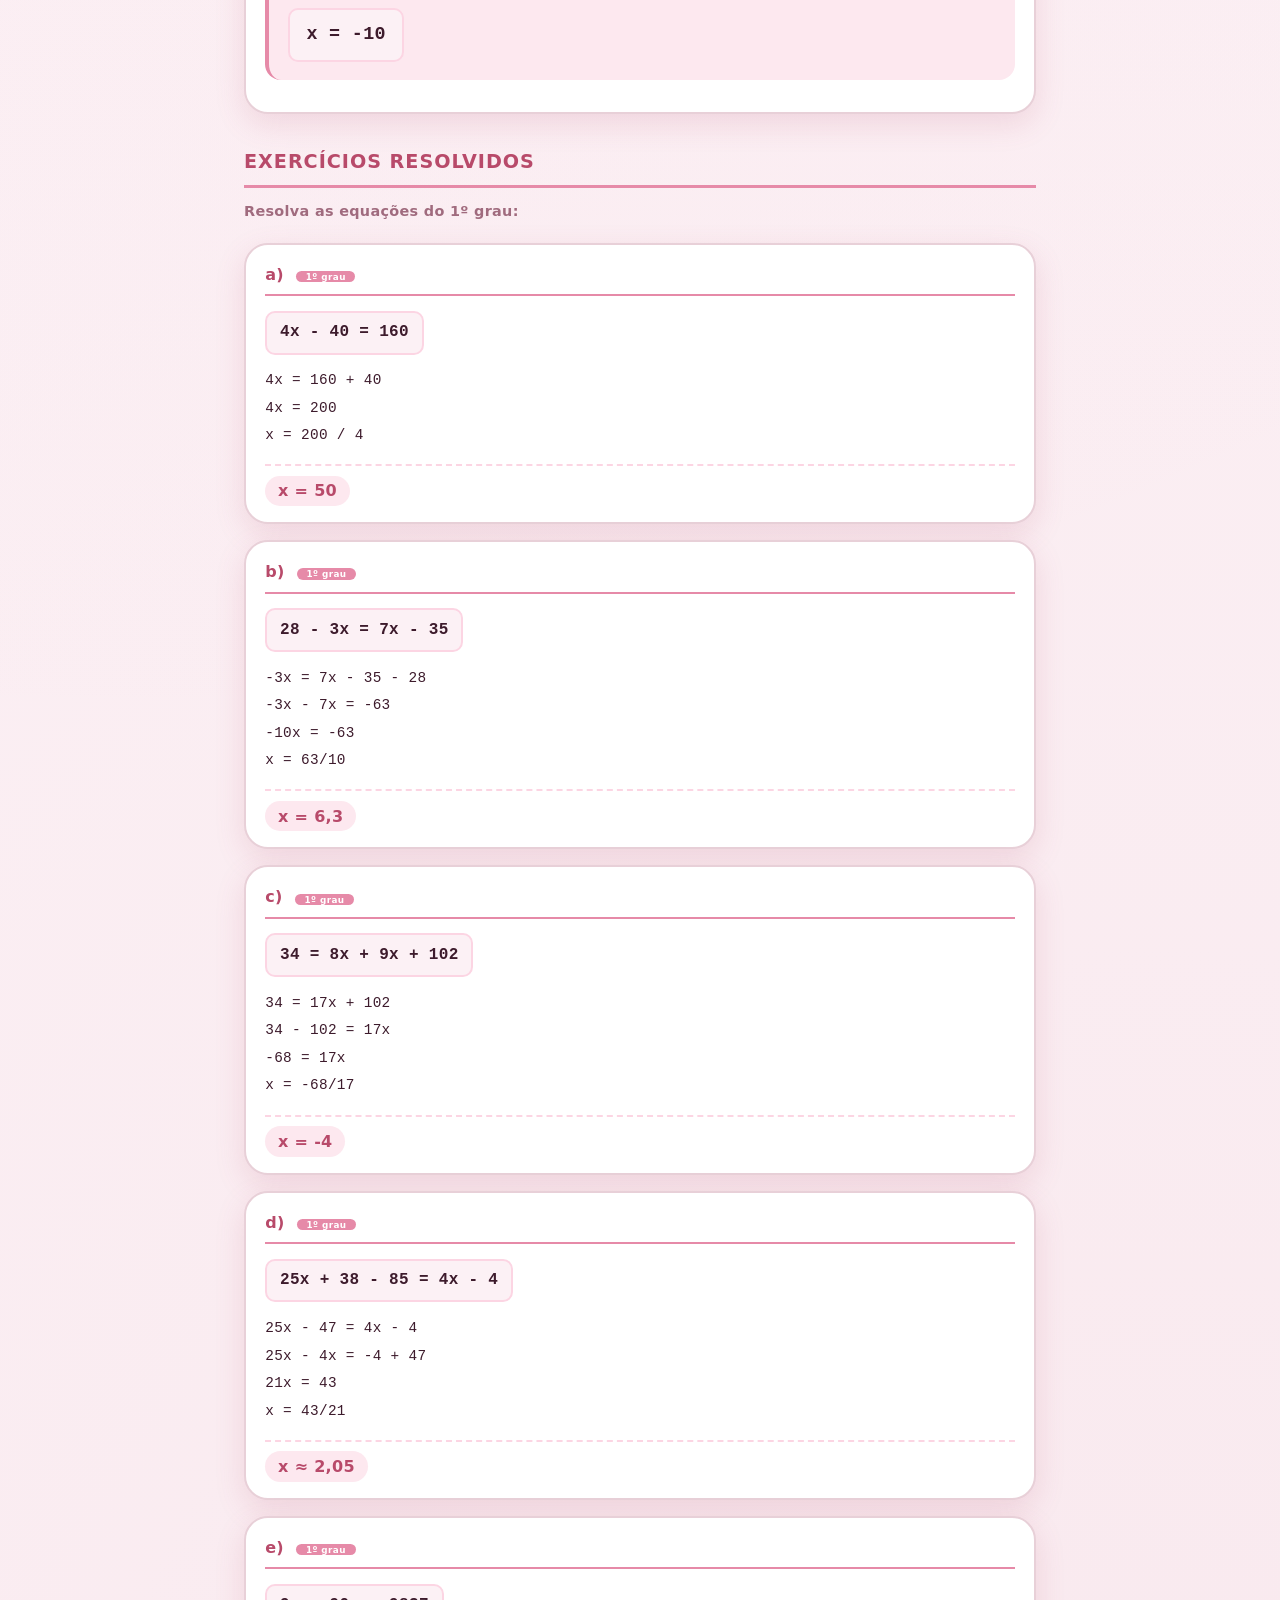
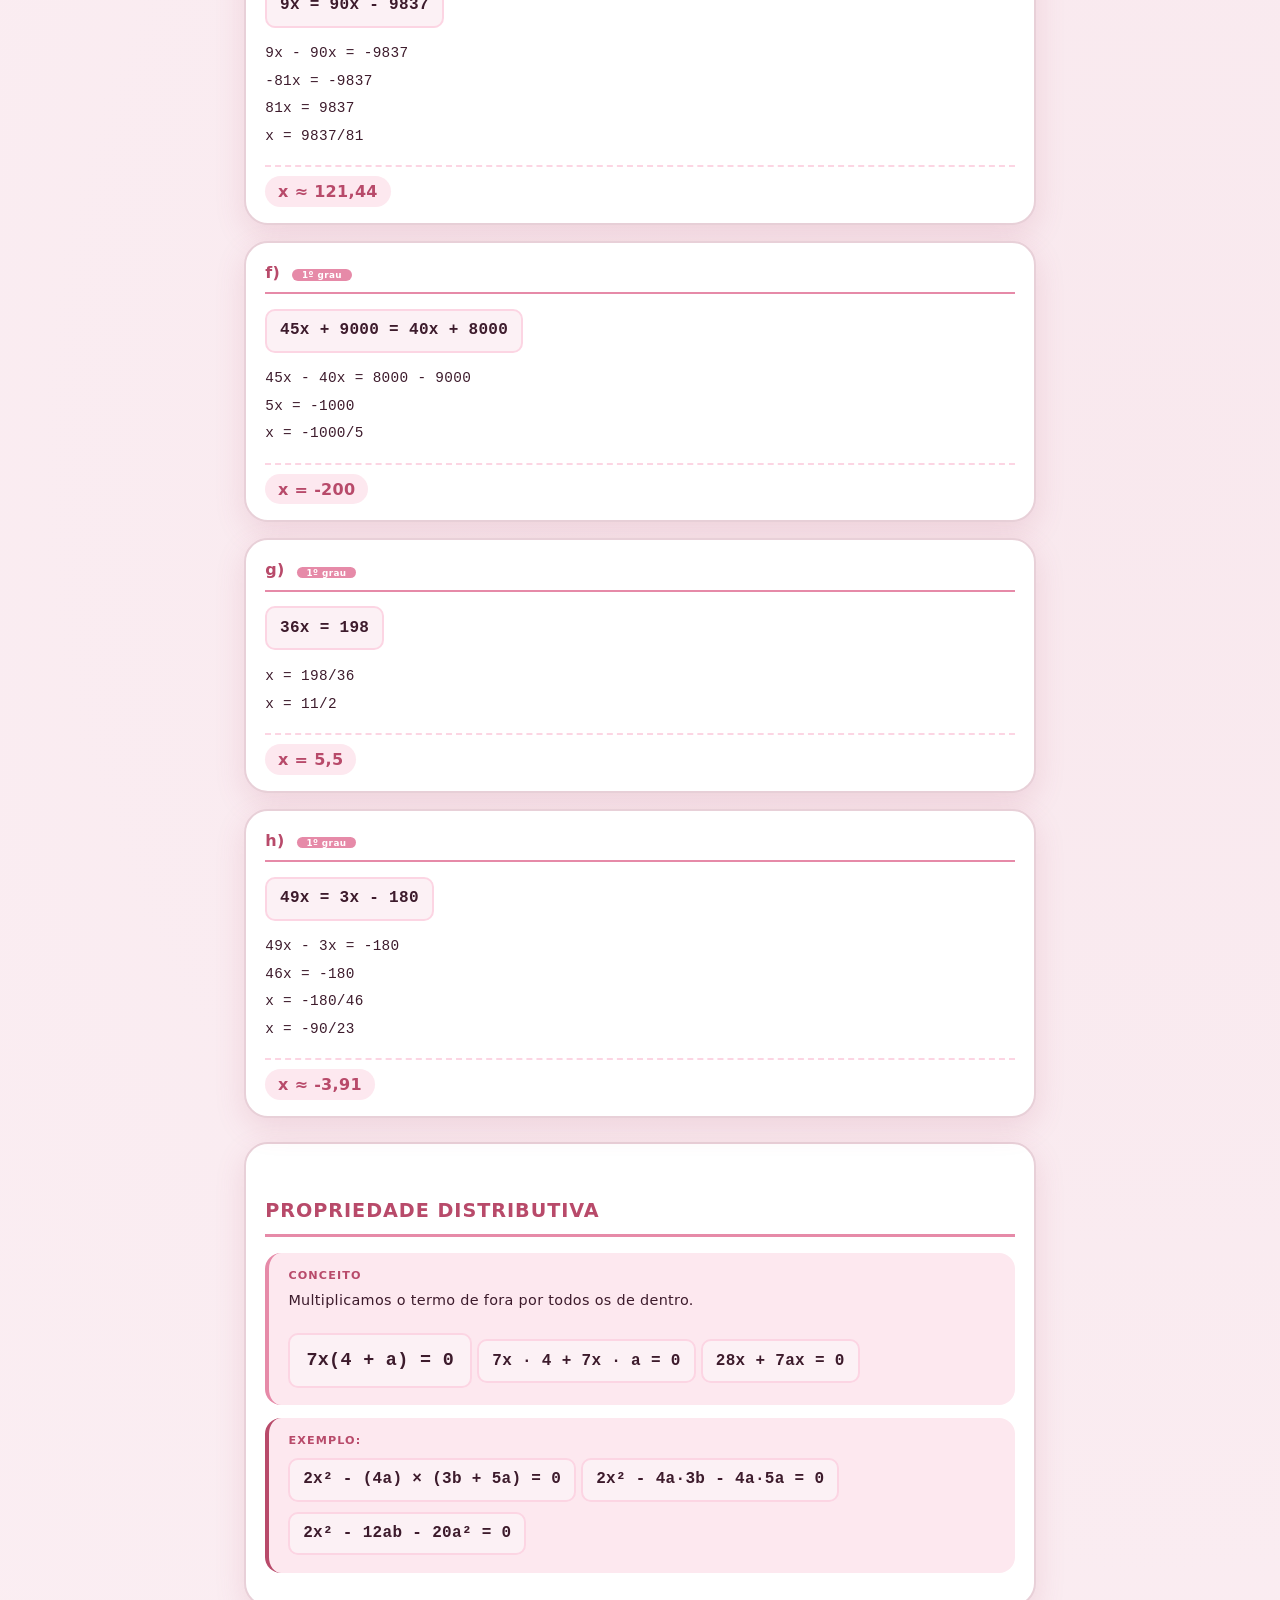
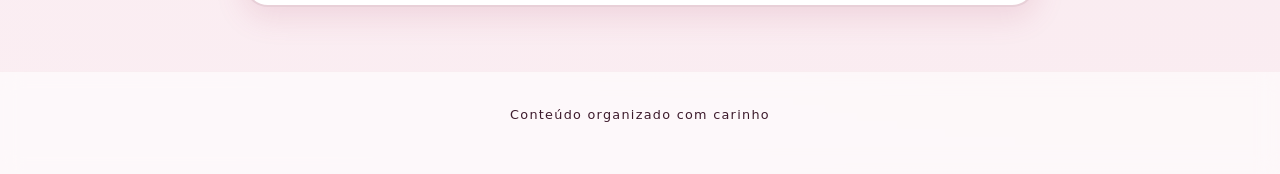
<file: matematica.html>
<!DOCTYPE html>
<html lang="pt-BR">
<head>
  <meta charset="UTF-8">
  <meta name="viewport" content="width=device-width, initial-scale=1.0">
  <title>Matemática Básica - Equações</title>
  <link rel="stylesheet" href="styles.css">
  <style>
    /* =========================================================
       ESTILOS EXTRAS - FOCO EM CELULAR
       ========================================================= */
    
    .date-badge {
      display: inline-block;
      background: var(--accent-soft);
      color: var(--accent-dark);
      padding: 0.2rem 1rem;
      border-radius: 50px !important;
      font-size: 0.75rem;
      font-weight: 700;
      letter-spacing: 0.05em;
      border: 2px solid var(--accent-primary);
      margin-bottom: 0.5rem;
    }

    .section-title {
      color: var(--accent-dark);
      border-bottom: 3px solid var(--accent-primary);
      padding-bottom: 0.4rem;
      margin: 2rem 0 1rem 0;
      font-size: 1.2rem;
      font-weight: 800;
      text-transform: uppercase;
      letter-spacing: 0.05em;
    }

    .section-subtitle {
      color: var(--text-muted);
      font-size: 0.9rem;
      font-weight: 600;
      margin-top: -0.3rem;
      margin-bottom: 1.2rem;
    }

    .math-card {
      background: var(--bg-card);
      border: 2px solid var(--border-soft);
      border-radius: var(--radius-card) !important;
      padding: 1.2rem 1.2rem;
      margin-bottom: 1.5rem;
      box-shadow: var(--shadow-soft);
    }

    .step-box {
      background: var(--accent-soft);
      border-radius: 16px !important;
      padding: 0.8rem 1.2rem;
      margin: 0.8rem 0;
      border-left: 4px solid var(--accent-primary);
    }

    .step-number {
      font-weight: 800;
      color: var(--accent-dark);
      text-transform: uppercase;
      font-size: 0.7rem;
      letter-spacing: 0.1em;
      margin-bottom: 0.2rem;
    }

    .equation-display {
      font-family: 'Courier New', 'Consolas', monospace;
      font-weight: 700;
      font-size: 1rem;
      color: var(--text-main);
      background: var(--bg-page);
      padding: 0.4rem 0.8rem;
      border-radius: 10px !important;
      border: 2px solid var(--accent-light);
      display: inline-block;
      margin: 0.3rem 0;
      word-break: break-all;
    }

    .equation-big {
      font-size: 1.15rem;
      padding: 0.6rem 1rem;
    }

    /* Lista de requisitos */
    .requisitos-list {
      list-style: none;
      padding: 0;
      margin: 0.5rem 0;
    }

    .requisitos-list li {
      padding: 0.4rem 0;
      display: flex;
      align-items: flex-start;
      gap: 0.6rem;
      font-size: 0.95rem;
    }

    .requisitos-list .num {
      font-weight: 800;
      color: var(--accent-dark);
      min-width: 24px;
    }

    /* Grid de exercícios - FOCO EM CELULAR */
    .exercise-grid {
      display: flex;
      flex-direction: column;
      gap: 1rem;
      margin-top: 1.2rem;
    }

    .exercise-card {
      background: var(--bg-card);
      border: 2px solid var(--border-soft);
      border-radius: var(--radius-card) !important;
      padding: 1rem 1.2rem;
      box-shadow: var(--shadow-soft);
    }

    .exercise-letter {
      font-weight: 800;
      color: var(--accent-dark);
      font-size: 1rem;
      border-bottom: 2px solid var(--accent-primary);
      padding-bottom: 0.4rem;
      margin-bottom: 0.6rem;
    }

    .exercise-letter .badge {
      background: var(--accent-primary);
      color: #fff;
      font-size: 0.55rem;
      padding: 0.05rem 0.6rem;
      border-radius: 50px !important;
      letter-spacing: 0.05em;
      margin-left: 0.4rem;
    }

    .calc-steps {
      font-family: 'Courier New', 'Consolas', monospace;
      line-height: 1.8;
      font-size: 0.9rem;
      padding: 0.3rem 0;
    }

    .calc-steps .step-line {
      display: block;
      padding: 0.05rem 0;
    }

    .final-result {
      margin-top: 0.6rem;
      padding-top: 0.6rem;
      border-top: 2px dashed var(--accent-light);
      font-weight: 800;
      color: var(--accent-dark);
      font-size: 1rem;
    }

    .final-result .result-box {
      background: var(--accent-soft);
      padding: 0.1rem 0.8rem;
      border-radius: 50px !important;
      display: inline-block;
    }

    /* Tabela - versão mobile friendly */
    .table-wrapper {
      overflow-x: auto;
      margin: 0.8rem 0;
      -webkit-overflow-scrolling: touch;
    }

    .identify-table {
      width: 100%;
      min-width: 500px;
      border-collapse: collapse;
      font-size: 0.8rem;
    }

    .identify-table th {
      background: var(--accent-primary);
      color: #fff;
      padding: 0.4rem 0.6rem;
      text-align: left;
      font-weight: 700;
      text-transform: uppercase;
      font-size: 0.65rem;
      letter-spacing: 0.05em;
      white-space: nowrap;
    }

    .identify-table td {
      padding: 0.4rem 0.6rem;
      border-bottom: 1px solid var(--border-soft);
      font-size: 0.8rem;
    }

    .identify-table tr:nth-child(even) td {
      background: var(--bg-page);
    }

    .tag {
      display: inline-block;
      padding: 0.05rem 0.6rem;
      border-radius: 50px !important;
      font-size: 0.6rem;
      font-weight: 700;
      text-transform: uppercase;
      letter-spacing: 0.03em;
      white-space: nowrap;
    }

    .tag-equation {
      background: var(--accent-primary);
      color: #fff;
    }

    .tag-not-equation {
      background: #e0d6dc;
      color: var(--text-muted);
    }

    .tag-degree {
      background: var(--accent-dark);
      color: #fff;
    }

    /* Membros lado a lado - mobile */
    .membros-container {
      display: flex;
      flex-wrap: wrap;
      gap: 0.8rem;
      margin: 1rem 0;
    }

    .membro-box {
      flex: 1;
      min-width: 120px;
      background: var(--accent-soft);
      border-radius: 14px !important;
      padding: 0.8rem 1rem;
      text-align: center;
    }

    .membro-box .label {
      font-weight: 800;
      color: var(--accent-dark);
      font-size: 0.8rem;
      text-transform: uppercase;
      letter-spacing: 0.05em;
    }

    .membro-box .expressao {
      font-size: 1rem;
      font-weight: 700;
      font-family: 'Courier New', monospace;
      word-break: break-all;
    }

    .igual-grande {
      display: flex;
      align-items: center;
      font-size: 1.8rem;
      font-weight: 800;
      color: var(--accent-primary);
    }

    /* Graus exemplos */
    .graus-grid {
      display: flex;
      flex-direction: column;
      gap: 0.4rem;
      margin: 0.5rem 0;
    }

    .graus-grid .linha {
      display: flex;
      flex-wrap: wrap;
      align-items: center;
      gap: 0.5rem;
      font-size: 0.9rem;
    }

    .graus-grid .linha .tag {
      font-size: 0.6rem;
    }

    /* Ajustes para telas pequenas */
    @media (max-width: 480px) {
      .math-card {
        padding: 0.8rem 0.8rem;
      }

      .step-box {
        padding: 0.6rem 0.8rem;
      }

      .equation-display {
        font-size: 0.85rem;
        padding: 0.3rem 0.6rem;
      }

      .equation-big {
        font-size: 1rem;
      }

      .exercise-card {
        padding: 0.8rem 0.8rem;
      }

      .calc-steps {
        font-size: 0.8rem;
      }

      .identify-table {
        font-size: 0.7rem;
        min-width: 420px;
      }

      .identify-table th,
      .identify-table td {
        padding: 0.3rem 0.4rem;
        font-size: 0.7rem;
      }

      .membro-box .expressao {
        font-size: 0.85rem;
      }

      .section-title {
        font-size: 1rem;
      }
    }
  </style>
</head>
<body>

  <header>
    <div class="logo">
      <video src="espiral.mp4" class="logo-img" autoplay loop muted playsinline></video>
      <span>MATEMÁTICA</span>
    </div>
    
    <div class="menu-container">
      <button class="menu-btn" id="menuBtn" aria-label="Abrir Menu">&#9776;</button>
      <nav class="dropdown-menu" id="dropdownMenu">
        <span>Navegação</span>
        <ul>
          <li><a href="index.html">Início</a></li>
          <li><a href="pca.html">PCA</a></li>
          <li><a href="redacao.html">Redação</a></li>
          <li><a href="edc.html">Educação Física</a></li>
          <li><a href="filosofia.html">Filosofia</a></li>
          <li><a href="geografia.html">Geografia</a></li>
          <li><a href="historia.html">História</a></li>
          <li><a href="matematica.html">Matemática Básica</a></li>
          <li><a href="matematicaa.html">Matemática</a></li>
        </ul>
      </nav>
    </div>
  </header>

  <script>
    const menuBtn = document.getElementById('menuBtn');
    const dropdownMenu = document.getElementById('dropdownMenu');

    menuBtn.addEventListener('click', (e) => {
      e.stopPropagation();
      dropdownMenu.classList.toggle('active');
    });

    document.addEventListener('click', () => {
      dropdownMenu.classList.remove('active');
    });
  </script>

  <main>
    <!-- CABEÇALHO COM DATA -->
    <section class="welcome-card">
      <div class="date-badge">
        <span id="currentDate"></span>
      </div>
      <h1>Matemática <span class="highlight">Básica</span></h1>
      <p style="font-size: 1rem;">
        Equações do 1º Grau com 1 Incógnita
      </p>
    </section>

    <script>
      const hoje = new Date();
      const options = { weekday: 'long', year: 'numeric', month: 'long', day: 'numeric' };
      document.getElementById('currentDate').textContent = hoje.toLocaleDateString('pt-BR', options);
    </script>

    <!-- =========================================================
         TEORIA: O QUE É UMA EQUAÇÃO
         ========================================================= -->
    <article class="math-card">
      <h2 class="section-title">O que é uma Equação?</h2>

      <p style="font-size: 0.95rem;">
        <strong>Equação</strong> é uma sentença matemática <strong>aberta</strong> que exprime uma <strong>relação de igualdade</strong>.
      </p>

      <div class="step-box">
        <div class="step-number">Exemplos:</div>
        <div class="equation-display">7x = 8</div>
        <div class="equation-display">4k - 16 = 3c + 1</div>
        <div class="equation-display">8x² - 256 = x + 200</div>
      </div>

      <div class="step-box" style="border-left-color: var(--accent-dark);">
        <div class="step-number">Atenção:</div>
        <p style="font-size: 0.9rem;">Números em uma equação podem aparecer com operadores:</p>
        <div class="equation-display">4 + 6 = 10</div>
        <div class="equation-display" style="border-color: #ccc;">2a + b ≠ c  →  não é equação</div>
        <div class="equation-display" style="border-color: #ccc;">14 - 28 &lt; 10  →  não é equação</div>
      </div>

      <h3 style="margin-top: 1.2rem; color: var(--accent-dark); font-size: 1rem;">Para ser uma equação, precisa de:</h3>
      <ul class="requisitos-list">
        <li>
          <span class="num">1</span>
          <span>Algo com <strong>valor desconhecido</strong> — chamado de <strong>incógnita</strong> ou <strong>variável</strong>.</span>
        </li>
        <li>
          <span class="num">2</span>
          <span>O <strong>sinal de igual</strong> (=).</span>
        </li>
      </ul>

      <div class="step-box">
        <div class="step-number">Grau da Equação</div>
        <p style="font-size: 0.9rem;">O <strong>grau</strong> é definido pelo <strong>maior expoente</strong> da variável.</p>
        <div class="graus-grid">
          <div class="linha">
            <span class="equation-display" style="font-size: 0.85rem;">2 - x = 8</span>
            <span class="tag tag-degree">Grau 1</span>
          </div>
          <div class="linha">
            <span class="equation-display" style="font-size: 0.85rem;">7x³ = 278</span>
            <span class="tag tag-degree">Grau 3</span>
          </div>
          <div class="linha">
            <span class="equation-display" style="font-size: 0.85rem;">25x² - 3 = 0</span>
            <span class="tag tag-degree">Grau 2</span>
          </div>
          <div class="linha">
            <span class="equation-display" style="font-size: 0.85rem;">x⁵ - x⁸ = 27</span>
            <span class="tag tag-degree">Grau 8</span>
          </div>
        </div>
        <p style="margin-top: 0.3rem; font-size: 0.8rem; color: var(--text-muted);">
          Obs: O expoente negativo não altera o grau.
        </p>
      </div>
    </article>

    <!-- =========================================================
         PARTES DA EQUAÇÃO
         ========================================================= -->
    <article class="math-card">
      <h2 class="section-title">Partes da Equação</h2>

      <p style="font-size: 0.95rem;">Toda equação possui <strong>dois membros</strong>:</p>

      <div class="membros-container">
        <div class="membro-box">
          <div class="label">1º Membro</div>
          <div class="expressao">25x⁸ - 16x⁴ - 9x³</div>
        </div>
        <div class="igual-grande">=</div>
        <div class="membro-box">
          <div class="label">2º Membro</div>
          <div class="expressao">4x² - 1x + 1</div>
        </div>
      </div>

      <div class="step-box">
        <div class="step-number">Propriedade</div>
        <p style="font-size: 0.9rem;">Só se pode fazer <strong>uma operação de cada vez</strong> em ambos os lados para manter a igualdade.</p>
        <div class="equation-display" style="font-size: 0.85rem;">50t + 20x = 400 + 50</div>
        <div class="equation-display" style="font-size: 0.85rem;">20x + 50 = 450</div>
      </div>
    </article>

    <!-- =========================================================
         IDENTIFICANDO EQUAÇÕES
         ========================================================= -->
    <article class="math-card">
      <h2 class="section-title">Identificando Equações</h2>
      <p class="section-subtitle">É equação? Qual o grau? Quais os membros?</p>

      <div class="table-wrapper">
        <table class="identify-table">
          <thead>
            <tr>
              <th>Sentença</th>
              <th>Equação?</th>
              <th>Grau</th>
              <th>1º Membro</th>
              <th>2º Membro</th>
            </tr>
          </thead>
          <tbody>
            <tr>
              <td><strong>a)</strong> 2x - 16</td>
              <td><span class="tag tag-equation">Sim</span></td>
              <td><span class="tag tag-degree">1</span></td>
              <td>2x</td>
              <td>16</td>
            </tr>
            <tr>
              <td><strong>b)</strong> x³ - x² - x = 30</td>
              <td><span class="tag tag-equation">Sim</span></td>
              <td><span class="tag tag-degree">3</span></td>
              <td>x³ - x² - x</td>
              <td>30</td>
            </tr>
            <tr>
              <td><strong>c)</strong> ux⁰ = 4</td>
              <td><span class="tag tag-not-equation">Não</span></td>
              <td>—</td>
              <td>—</td>
              <td>—</td>
            </tr>
            <tr>
              <td><strong>d)</strong> 18²a + b - c &gt; 56</td>
              <td><span class="tag tag-not-equation">Não</span></td>
              <td>—</td>
              <td>—</td>
              <td>—</td>
            </tr>
            <tr>
              <td><strong>e)</strong> 3x⁵ + 4x⁴ - 7c³</td>
              <td><span class="tag tag-equation">Sim</span></td>
              <td><span class="tag tag-degree">5</span></td>
              <td>3x⁵ + 4x⁴</td>
              <td>7c³</td>
            </tr>
            <tr>
              <td><strong>f)</strong> x³ + 2x² - 3x + 500</td>
              <td><span class="tag tag-equation">Sim</span></td>
              <td><span class="tag tag-degree">3</span></td>
              <td>x³ + 2x² - 3x</td>
              <td>500</td>
            </tr>
            <tr>
              <td><strong>g)</strong> 13P - 34</td>
              <td><span class="tag tag-not-equation">Não</span></td>
              <td>—</td>
              <td>—</td>
              <td>—</td>
            </tr>
            <tr>
              <td><strong>h)</strong> 5a²b - 3 = 40</td>
              <td><span class="tag tag-equation">Sim</span></td>
              <td><span class="tag tag-degree">2</span></td>
              <td>5a²b - 3</td>
              <td>40</td>
            </tr>
            <tr>
              <td><strong>i)</strong> (x³ - x²) : x + 70 = 20</td>
              <td><span class="tag tag-equation">Sim</span></td>
              <td><span class="tag tag-degree">2</span></td>
              <td>(x³ - x²) : x + 70</td>
              <td>20</td>
            </tr>
          </tbody>
        </table>
      </div>
    </article>

    <!-- =========================================================
         PASSO A PASSO
         ========================================================= -->
    <article class="math-card">
      <h2 class="section-title">Como Resolver</h2>
      <p class="section-subtitle">Forma geral: <strong>ax + b = 0</strong>, com <strong>a ≠ 0</strong></p>

      <div class="step-box">
        <div class="step-number">Exemplo:</div>
        <div class="equation-display equation-big">25 + 2x + 3x + 25 = 0</div>
      </div>

      <div class="step-box">
        <div class="step-number">1º Passo:</div>
        <p style="font-size: 0.9rem;">Juntar todos os termos com variável em um lado e os números sem variável no outro.</p>
        <div class="equation-display">25 + 2x + 3x + 25 = 0</div>
        <div class="equation-display">5x + 50 = 0</div>
      </div>

      <div class="step-box">
        <div class="step-number">2º Passo:</div>
        <p style="font-size: 0.9rem;">Colocar a variável e o termo independente em lados diferentes.</p>
        <div class="equation-display">5x = -50</div>
      </div>

      <div class="step-box">
        <div class="step-number">3º Passo:</div>
        <p style="font-size: 0.9rem;">Passar o coeficiente de "x" dividindo para o outro lado.</p>
        <div class="equation-display">x = -50 / 5</div>
      </div>

      <div class="step-box">
        <div class="step-number">4º Passo:</div>
        <p style="font-size: 0.9rem;">Resolver a operação e encontrar o resultado.</p>
        <div class="equation-display equation-big">x = -10</div>
      </div>
    </article>

    <!-- =========================================================
         EXERCÍCIOS RESOLVIDOS
         ========================================================= -->
    <h2 class="section-title">Exercícios Resolvidos</h2>
    <p class="section-subtitle">Resolva as equações do 1º grau:</p>

    <div class="exercise-grid">

      <div class="exercise-card">
        <div class="exercise-letter">a) <span class="badge">1º grau</span></div>
        <div class="equation-display" style="margin-bottom: 0.5rem;">4x - 40 = 160</div>
        <div class="calc-steps">
          <span class="step-line">4x = 160 + 40</span>
          <span class="step-line">4x = 200</span>
          <span class="step-line">x = 200 / 4</span>
        </div>
        <div class="final-result"><span class="result-box">x = 50</span></div>
      </div>

      <div class="exercise-card">
        <div class="exercise-letter">b) <span class="badge">1º grau</span></div>
        <div class="equation-display" style="margin-bottom: 0.5rem;">28 - 3x = 7x - 35</div>
        <div class="calc-steps">
          <span class="step-line">-3x = 7x - 35 - 28</span>
          <span class="step-line">-3x - 7x = -63</span>
          <span class="step-line">-10x = -63</span>
          <span class="step-line">x = 63/10</span>
        </div>
        <div class="final-result"><span class="result-box">x = 6,3</span></div>
      </div>

      <div class="exercise-card">
        <div class="exercise-letter">c) <span class="badge">1º grau</span></div>
        <div class="equation-display" style="margin-bottom: 0.5rem;">34 = 8x + 9x + 102</div>
        <div class="calc-steps">
          <span class="step-line">34 = 17x + 102</span>
          <span class="step-line">34 - 102 = 17x</span>
          <span class="step-line">-68 = 17x</span>
          <span class="step-line">x = -68/17</span>
        </div>
        <div class="final-result"><span class="result-box">x = -4</span></div>
      </div>

      <div class="exercise-card">
        <div class="exercise-letter">d) <span class="badge">1º grau</span></div>
        <div class="equation-display" style="margin-bottom: 0.5rem;">25x + 38 - 85 = 4x - 4</div>
        <div class="calc-steps">
          <span class="step-line">25x - 47 = 4x - 4</span>
          <span class="step-line">25x - 4x = -4 + 47</span>
          <span class="step-line">21x = 43</span>
          <span class="step-line">x = 43/21</span>
        </div>
        <div class="final-result"><span class="result-box">x ≈ 2,05</span></div>
      </div>

      <div class="exercise-card">
        <div class="exercise-letter">e) <span class="badge">1º grau</span></div>
        <div class="equation-display" style="margin-bottom: 0.5rem;">9x = 90x - 9837</div>
        <div class="calc-steps">
          <span class="step-line">9x - 90x = -9837</span>
          <span class="step-line">-81x = -9837</span>
          <span class="step-line">81x = 9837</span>
          <span class="step-line">x = 9837/81</span>
        </div>
        <div class="final-result"><span class="result-box">x ≈ 121,44</span></div>
      </div>

      <div class="exercise-card">
        <div class="exercise-letter">f) <span class="badge">1º grau</span></div>
        <div class="equation-display" style="margin-bottom: 0.5rem;">45x + 9000 = 40x + 8000</div>
        <div class="calc-steps">
          <span class="step-line">45x - 40x = 8000 - 9000</span>
          <span class="step-line">5x = -1000</span>
          <span class="step-line">x = -1000/5</span>
        </div>
        <div class="final-result"><span class="result-box">x = -200</span></div>
      </div>

      <div class="exercise-card">
        <div class="exercise-letter">g) <span class="badge">1º grau</span></div>
        <div class="equation-display" style="margin-bottom: 0.5rem;">36x = 198</div>
        <div class="calc-steps">
          <span class="step-line">x = 198/36</span>
          <span class="step-line">x = 11/2</span>
        </div>
        <div class="final-result"><span class="result-box">x = 5,5</span></div>
      </div>

      <div class="exercise-card">
        <div class="exercise-letter">h) <span class="badge">1º grau</span></div>
        <div class="equation-display" style="margin-bottom: 0.5rem;">49x = 3x - 180</div>
        <div class="calc-steps">
          <span class="step-line">49x - 3x = -180</span>
          <span class="step-line">46x = -180</span>
          <span class="step-line">x = -180/46</span>
          <span class="step-line">x = -90/23</span>
        </div>
        <div class="final-result"><span class="result-box">x ≈ -3,91</span></div>
      </div>

    </div>

    <!-- =========================================================
         PROPRIEDADE DISTRIBUTIVA
         ========================================================= -->
    <article class="math-card" style="margin-top: 1.5rem;">
      <h2 class="section-title">Propriedade Distributiva</h2>

      <div class="step-box">
        <div class="step-number">Conceito</div>
        <p style="font-size: 0.9rem;">Multiplicamos o termo de fora por todos os de dentro.</p>
        <div class="equation-display equation-big">7x(4 + a) = 0</div>
        <div class="equation-display">7x · 4 + 7x · a = 0</div>
        <div class="equation-display">28x + 7ax = 0</div>
      </div>

      <div class="step-box" style="border-left-color: var(--accent-dark);">
        <div class="step-number">Exemplo:</div>
        <div class="equation-display">2x² - (4a) × (3b + 5a) = 0</div>
        <div class="equation-display">2x² - 4a·3b - 4a·5a = 0</div>
        <div class="equation-display">2x² - 12ab - 20a² = 0</div>
      </div>
    </article>

  </main>

  <footer>
    <p>Conteúdo organizado com carinho</p>
  </footer>

</body>
</html>
</file>
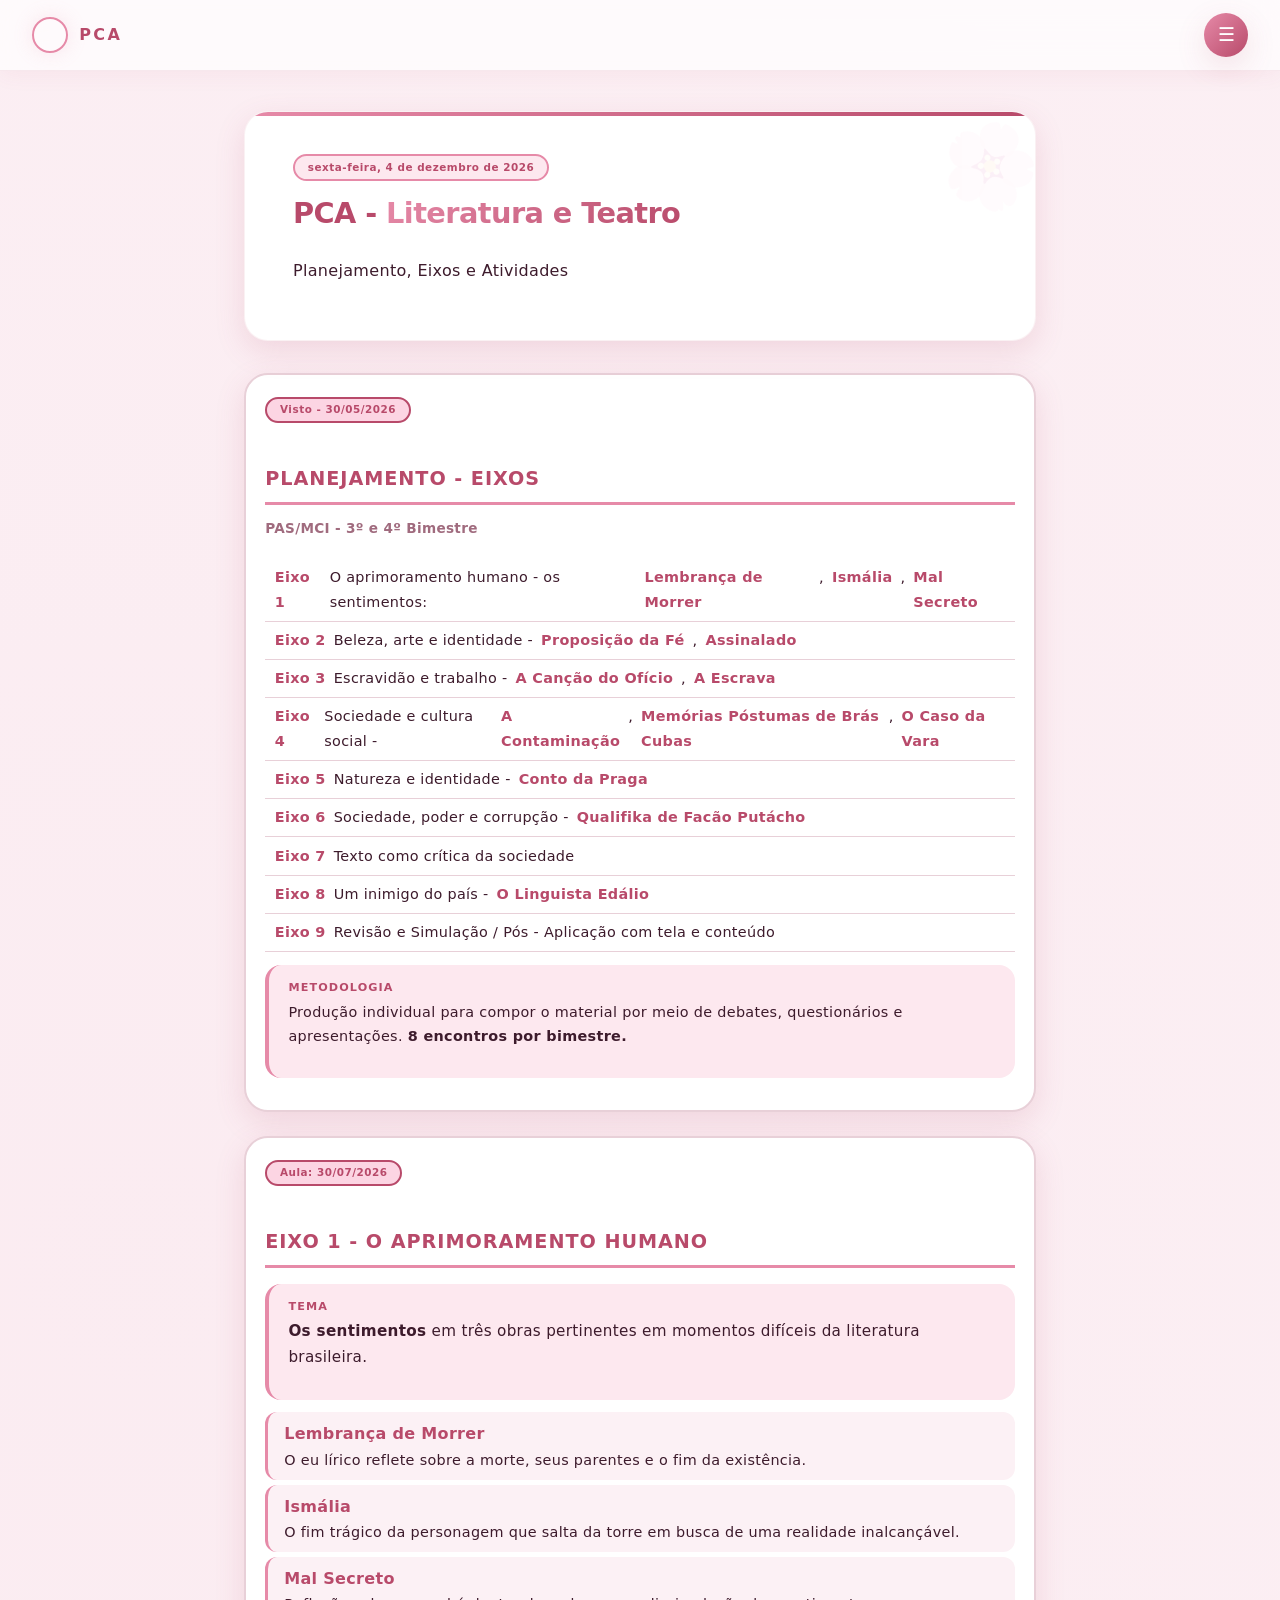
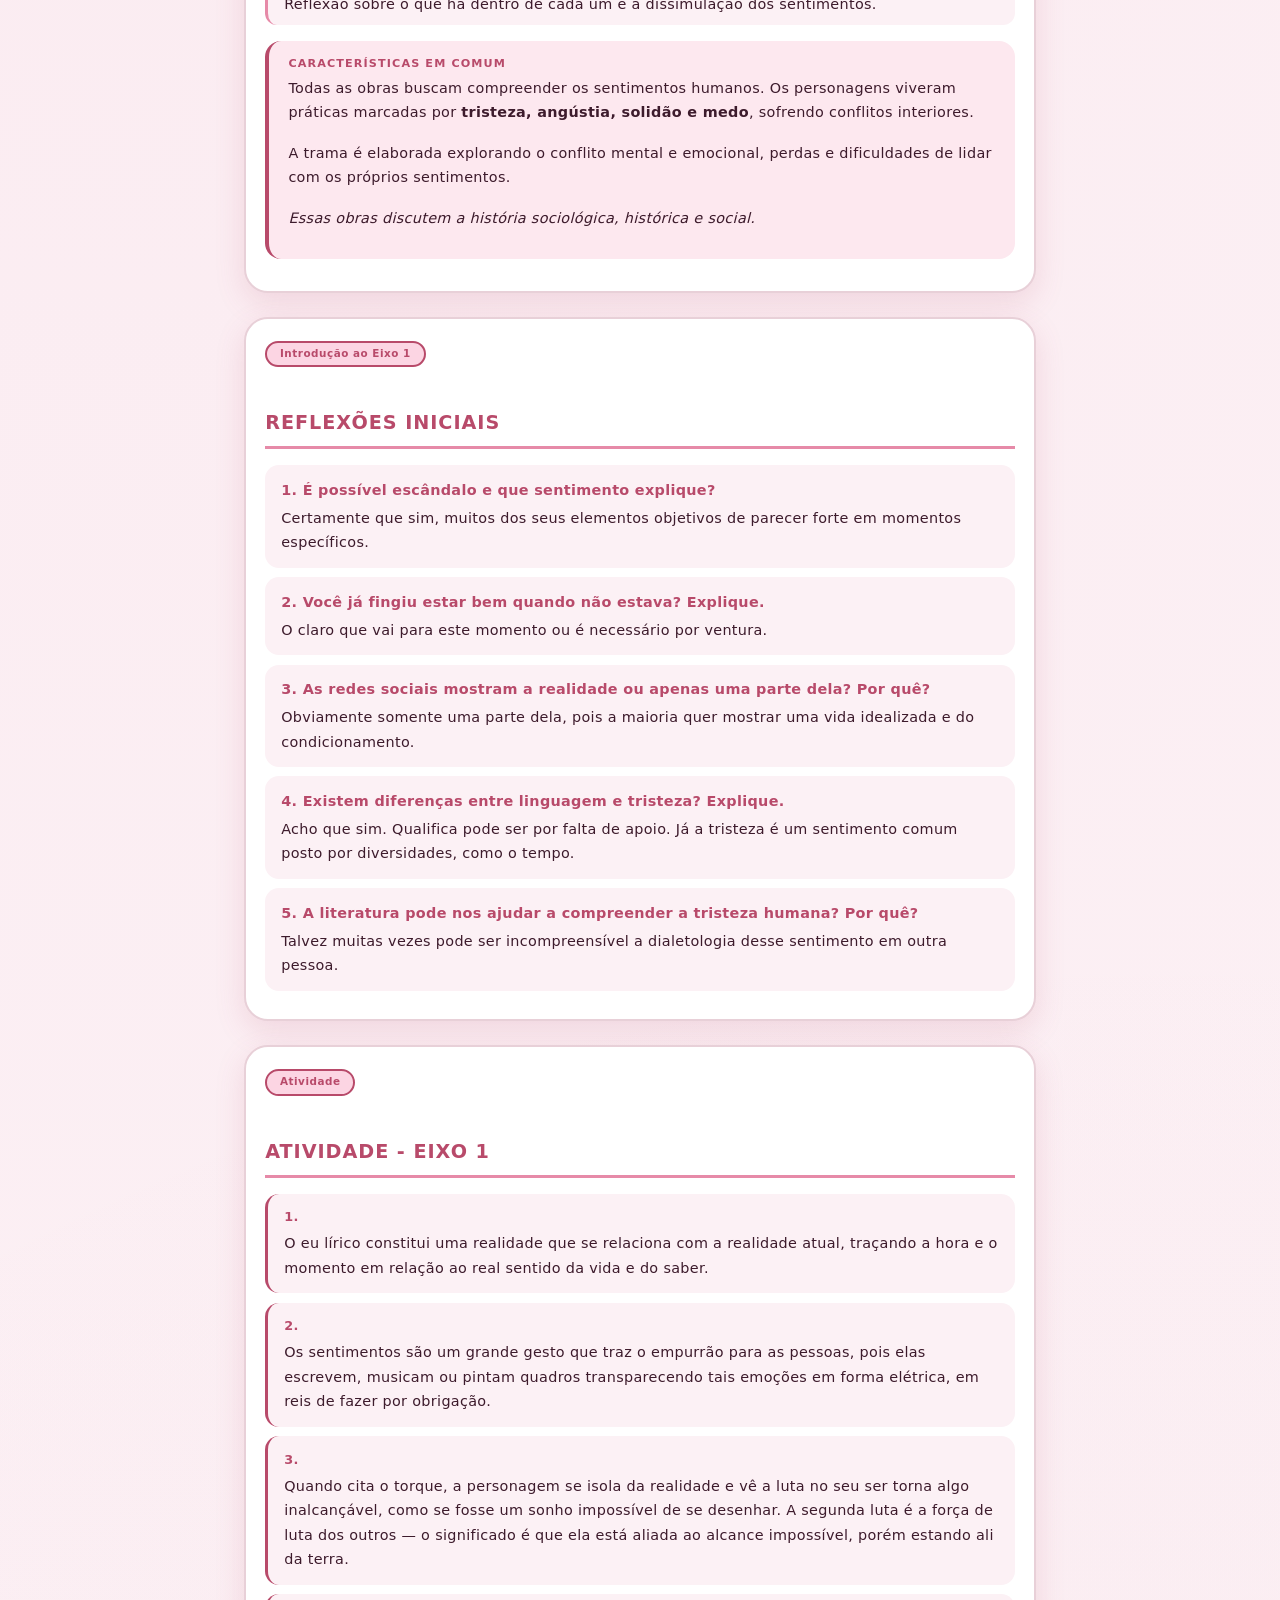
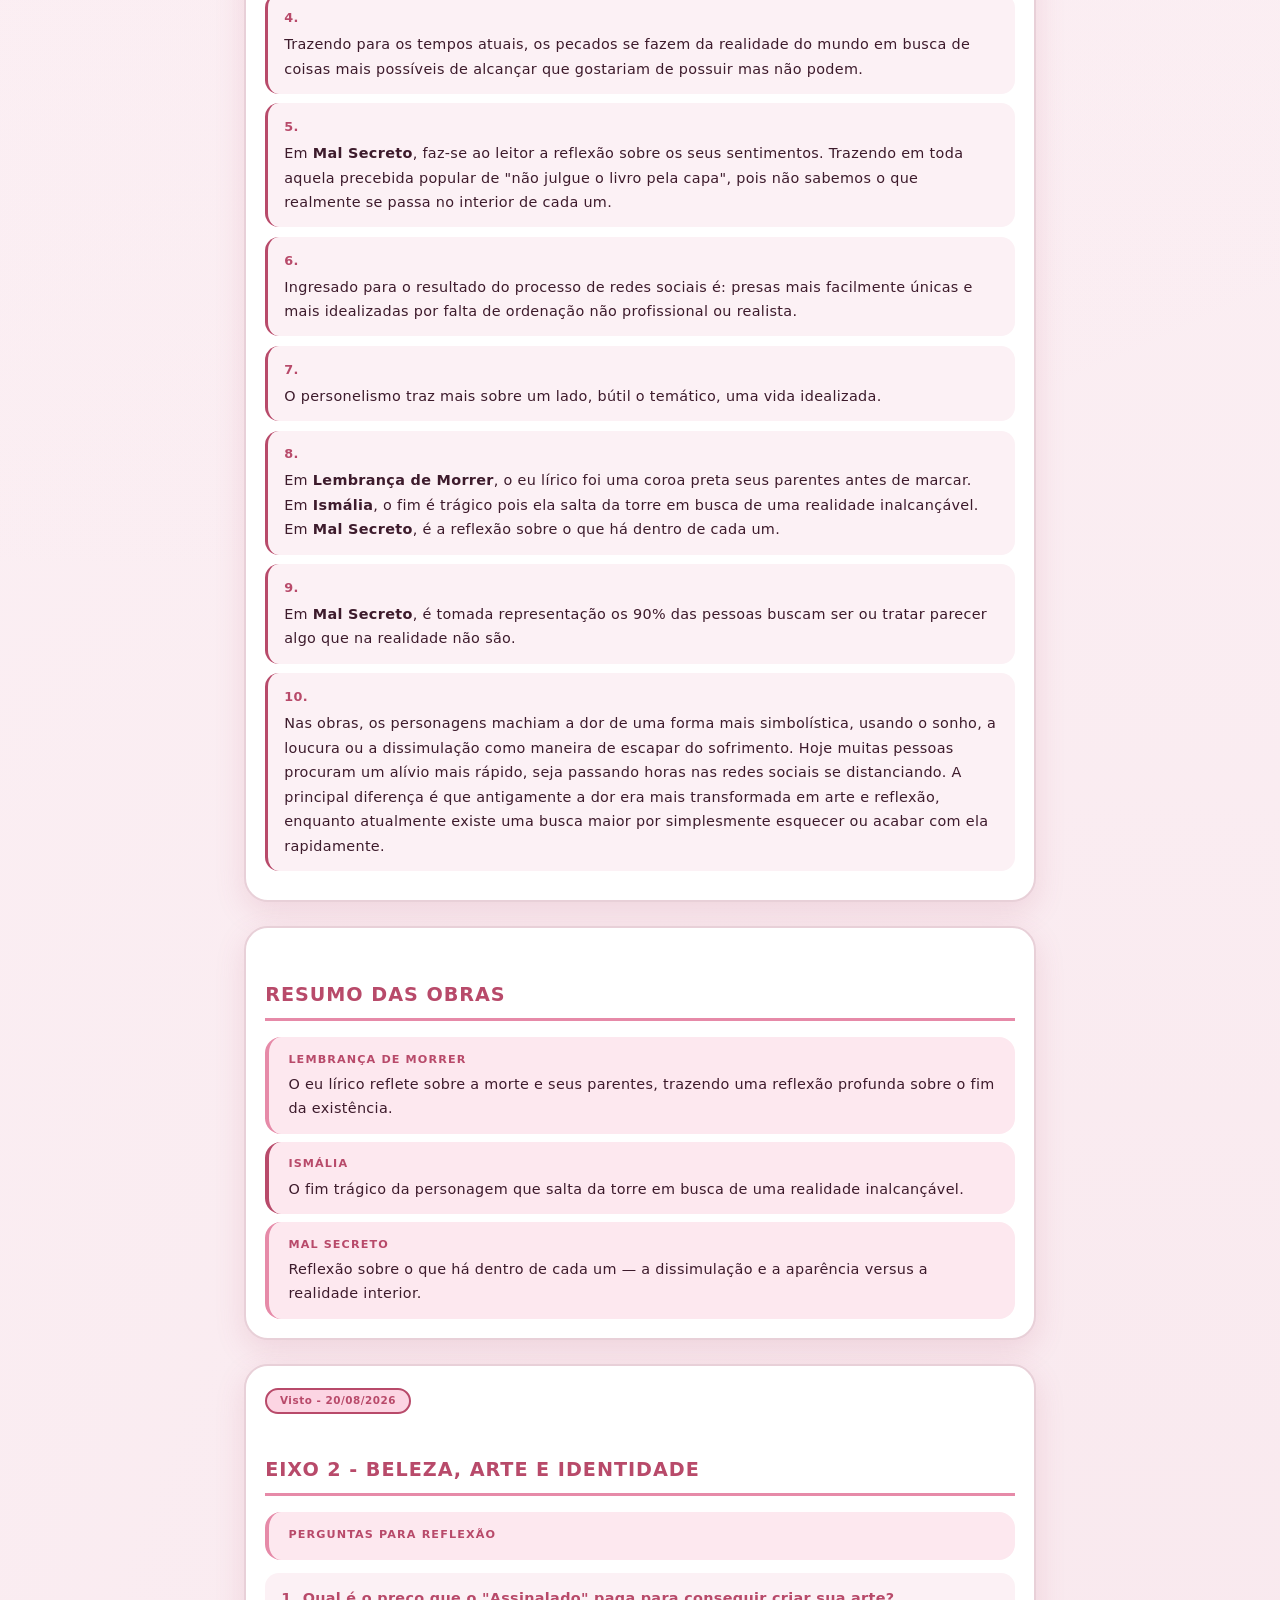
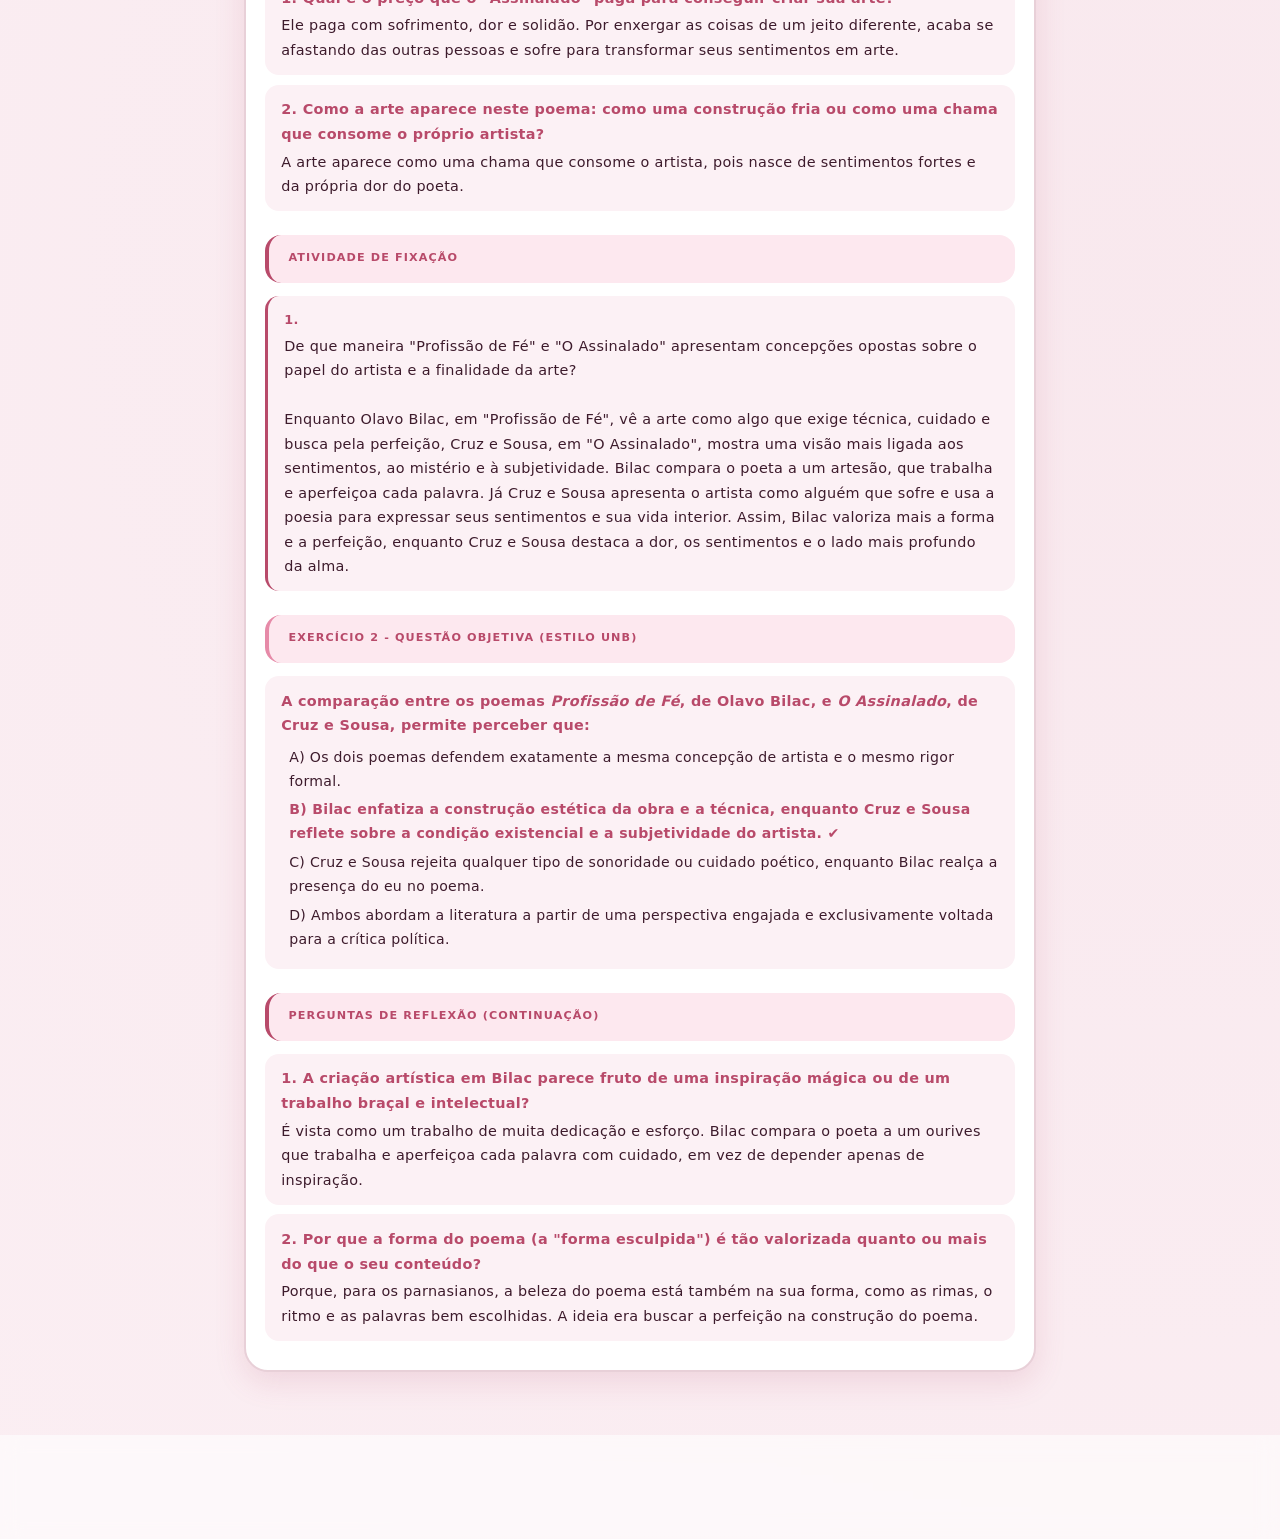
<file: pca.html>
<!DOCTYPE html>
<html lang="pt-BR">
<head>
  <meta charset="UTF-8">
  <meta name="viewport" content="width=device-width, initial-scale=1.0">
  <title>PCA - Literatura e Teatro</title>
  <link rel="stylesheet" href="styles.css">
  <style>
    /* =========================================================
       ESTILOS EXTRAS - FOCO EM CELULAR
       ========================================================= */
    
    .date-badge {
      display: inline-block;
      background: var(--accent-soft);
      color: var(--accent-dark);
      padding: 0.15rem 0.8rem;
      border-radius: 50px !important;
      font-size: 0.65rem;
      font-weight: 700;
      letter-spacing: 0.05em;
      border: 2px solid var(--accent-primary);
      margin-bottom: 0.5rem;
    }

    .date-badge.dark {
      background: var(--accent-light);
      border-color: var(--accent-dark);
    }

    .section-title {
      color: var(--accent-dark);
      border-bottom: 3px solid var(--accent-primary);
      padding-bottom: 0.4rem;
      margin: 2rem 0 1rem 0;
      font-size: 1.2rem;
      font-weight: 800;
      text-transform: uppercase;
      letter-spacing: 0.05em;
    }

    .section-subtitle {
      color: var(--text-muted);
      font-size: 0.85rem;
      font-weight: 600;
      margin-top: -0.3rem;
      margin-bottom: 1.2rem;
    }

    .math-card {
      background: var(--bg-card);
      border: 2px solid var(--border-soft);
      border-radius: var(--radius-card) !important;
      padding: 1.2rem 1.2rem;
      margin-bottom: 1.5rem;
      box-shadow: var(--shadow-soft);
    }

    .step-box {
      background: var(--accent-soft);
      border-radius: 16px !important;
      padding: 0.8rem 1.2rem;
      margin: 0.8rem 0;
      border-left: 4px solid var(--accent-primary);
    }

    .step-box.dark {
      border-left-color: var(--accent-dark);
    }

    .step-number {
      font-weight: 800;
      color: var(--accent-dark);
      text-transform: uppercase;
      font-size: 0.7rem;
      letter-spacing: 0.1em;
      margin-bottom: 0.2rem;
    }

    .obra-item {
      background: var(--bg-page);
      border-radius: 12px !important;
      padding: 0.5rem 1rem;
      margin: 0.3rem 0;
      border-left: 3px solid var(--accent-primary);
    }

    .obra-item .titulo {
      font-weight: 700;
      color: var(--accent-dark);
    }

    .obra-item .desc {
      font-size: 0.9rem;
      color: var(--text-main);
    }

    .lista-eixos {
      list-style: none;
      padding: 0;
      margin: 0.5rem 0;
    }

    .lista-eixos li {
      padding: 0.4rem 0.6rem;
      border-bottom: 1px solid var(--border-soft);
      font-size: 0.9rem;
      display: flex;
      gap: 0.5rem;
    }

    .lista-eixos li .num {
      font-weight: 800;
      color: var(--accent-dark);
      min-width: 40px;
    }

    .lista-eixos li .obra {
      font-weight: 600;
      color: var(--accent-dark);
    }

    .pergunta-box {
      background: var(--bg-page);
      border-radius: 14px !important;
      padding: 0.8rem 1rem;
      margin: 0.6rem 0;
    }

    .pergunta-box .pergunta {
      font-weight: 700;
      color: var(--accent-dark);
      font-size: 0.9rem;
    }

    .pergunta-box .resposta {
      font-size: 0.9rem;
      margin-top: 0.2rem;
      color: var(--text-main);
    }

    .pergunta-box .resposta .destaque {
      font-weight: 600;
      color: var(--accent-dark);
    }

    .atividade-item {
      background: var(--bg-page);
      border-radius: 14px !important;
      padding: 0.8rem 1rem;
      margin: 0.6rem 0;
      border-left: 3px solid var(--accent-dark);
    }

    .atividade-item .num {
      font-weight: 800;
      color: var(--accent-dark);
      font-size: 0.8rem;
    }

    .atividade-item .texto {
      font-size: 0.9rem;
      margin-top: 0.2rem;
    }

    .opcao-item {
      font-size: 0.88rem;
      margin: 0.3rem 0;
      padding-left: 0.5rem;
    }

    .opcao-item.correta {
      font-weight: 700;
      color: var(--accent-dark);
    }

    /* Ajustes para telas pequenas */
    @media (max-width: 480px) {
      .math-card {
        padding: 0.8rem 0.8rem;
      }

      .step-box {
        padding: 0.6rem 0.8rem;
      }

      .section-title {
        font-size: 1rem;
      }

      .lista-eixos li {
        font-size: 0.8rem;
        flex-wrap: wrap;
      }

      .pergunta-box .pergunta {
        font-size: 0.85rem;
      }

      .pergunta-box .resposta {
        font-size: 0.85rem;
      }

      .atividade-item .texto {
        font-size: 0.85rem;
      }
    }
  </style>
</head>
<body>

  <header>
    <div class="logo">
      <video src="espiral.mp4" class="logo-img" autoplay loop muted playsinline></video>
      <span>PCA</span>
    </div>
    
    <div class="menu-container">
      <button class="menu-btn" id="menuBtn" aria-label="Abrir Menu">&#9776;</button>
      <nav class="dropdown-menu" id="dropdownMenu">
        <span>Navegação</span>
        <ul>
          <li><a href="index.html">Início</a></li>
          <li><a href="pca.html">PCA</a></li>
          <li><a href="redacao.html">Redação</a></li>
          <li><a href="edc.html">Educação Física</a></li>
          <li><a href="filosofia.html">Filosofia</a></li>
          <li><a href="geografia.html">Geografia</a></li>
          <li><a href="historia.html">História</a></li>
          <li><a href="matematica.html">Matemática Básica</a></li>
          <li><a href="matematicaa.html">Matemática</a></li>
        </ul>
      </nav>
    </div>
  </header>

  <script>
    const menuBtn = document.getElementById('menuBtn');
    const dropdownMenu = document.getElementById('dropdownMenu');

    menuBtn.addEventListener('click', (e) => {
      e.stopPropagation();
      dropdownMenu.classList.toggle('active');
    });

    document.addEventListener('click', () => {
      dropdownMenu.classList.remove('active');
    });
  </script>

  <main>
    <!-- CABEÇALHO COM DATA -->
    <section class="welcome-card">
      <div class="date-badge">
        <span id="currentDate"></span>
      </div>
      <h1>PCA - <span class="highlight">Literatura e Teatro</span></h1>
      <p style="font-size: 1rem;">
        Planejamento, Eixos e Atividades
      </p>
    </section>

    <script>
      const hoje = new Date();
      const options = { weekday: 'long', year: 'numeric', month: 'long', day: 'numeric' };
      document.getElementById('currentDate').textContent = hoje.toLocaleDateString('pt-BR', options);
    </script>

    <!-- =========================================================
         PLANEJAMENTO - EIXOS
         DATA DA IMAGEM: 30/05/2026
         ========================================================= -->
    <article class="math-card">
      <div class="date-badge dark">
        Visto - 30/05/2026
      </div>
      <h2 class="section-title">Planejamento - Eixos</h2>
      <p class="section-subtitle">PAS/MCI - 3º e 4º Bimestre</p>

      <ul class="lista-eixos">
        <li><span class="num">Eixo 1</span> O aprimoramento humano - os sentimentos: <span class="obra">Lembrança de Morrer</span>, <span class="obra">Ismália</span>, <span class="obra">Mal Secreto</span></li>
        <li><span class="num">Eixo 2</span> Beleza, arte e identidade - <span class="obra">Proposição da Fé</span>, <span class="obra">Assinalado</span></li>
        <li><span class="num">Eixo 3</span> Escravidão e trabalho - <span class="obra">A Canção do Ofício</span>, <span class="obra">A Escrava</span></li>
        <li><span class="num">Eixo 4</span> Sociedade e cultura social - <span class="obra">A Contaminação</span>, <span class="obra">Memórias Póstumas de Brás Cubas</span>, <span class="obra">O Caso da Vara</span></li>
        <li><span class="num">Eixo 5</span> Natureza e identidade - <span class="obra">Conto da Praga</span></li>
        <li><span class="num">Eixo 6</span> Sociedade, poder e corrupção - <span class="obra">Qualifika de Facão Putácho</span></li>
        <li><span class="num">Eixo 7</span> Texto como crítica da sociedade</li>
        <li><span class="num">Eixo 8</span> Um inimigo do país - <span class="obra">O Linguista Edálio</span></li>
        <li><span class="num">Eixo 9</span> Revisão e Simulação / Pós - Aplicação com tela e conteúdo</li>
      </ul>

      <div class="step-box">
        <div class="step-number">Metodologia</div>
        <p style="font-size: 0.9rem;">
          Produção individual para compor o material por meio de debates, questionários e apresentações. 
          <strong>8 encontros por bimestre.</strong>
        </p>
      </div>
    </article>

    <!-- =========================================================
         AULA - EIXO 1
         DATA DA IMAGEM: 30/07/2026
         ========================================================= -->
    <article class="math-card">
      <div class="date-badge dark">
        Aula: 30/07/2026
      </div>
      <h2 class="section-title">Eixo 1 - O Aprimoramento Humano</h2>

      <div class="step-box">
        <div class="step-number">Tema</div>
        <p style="font-size: 0.95rem;">
          <strong>Os sentimentos</strong> em três obras pertinentes em momentos difíceis da literatura brasileira.
        </p>
      </div>

      <div style="margin-top: 0.8rem;">
        <div class="obra-item">
          <span class="titulo">Lembrança de Morrer</span>
          <div class="desc">O eu lírico reflete sobre a morte, seus parentes e o fim da existência.</div>
        </div>
        <div class="obra-item">
          <span class="titulo">Ismália</span>
          <div class="desc">O fim trágico da personagem que salta da torre em busca de uma realidade inalcançável.</div>
        </div>
        <div class="obra-item">
          <span class="titulo">Mal Secreto</span>
          <div class="desc">Reflexão sobre o que há dentro de cada um e a dissimulação dos sentimentos.</div>
        </div>
      </div>

      <div class="step-box dark" style="margin-top: 1rem;">
        <div class="step-number">Características em comum</div>
        <p style="font-size: 0.9rem;">
          Todas as obras buscam compreender os sentimentos humanos. Os personagens viveram práticas marcadas por 
          <strong>tristeza, angústia, solidão e medo</strong>, sofrendo conflitos interiores.
        </p>
        <p style="font-size: 0.9rem; margin-top: 0.3rem;">
          A trama é elaborada explorando o conflito mental e emocional, perdas e dificuldades de lidar com os próprios sentimentos.
        </p>
        <p style="font-size: 0.9rem; margin-top: 0.3rem; font-style: italic;">
          Essas obras discutem a história sociológica, histórica e social.
        </p>
      </div>
    </article>

    <!-- =========================================================
         INTRODUÇÃO AO EIXO 1 - PERGUNTAS
         DATA DA IMAGEM: 30/05/2026
         ========================================================= -->
    <article class="math-card">
      <div class="date-badge dark">
        Introdução ao Eixo 1
      </div>
      <h2 class="section-title">Reflexões Iniciais</h2>

      <div class="pergunta-box">
        <div class="pergunta">1. É possível escândalo e que sentimento explique?</div>
        <div class="resposta">Certamente que sim, muitos dos seus elementos objetivos de parecer forte em momentos específicos.</div>
      </div>

      <div class="pergunta-box">
        <div class="pergunta">2. Você já fingiu estar bem quando não estava? Explique.</div>
        <div class="resposta">O claro que vai para este momento ou é necessário por ventura.</div>
      </div>

      <div class="pergunta-box">
        <div class="pergunta">3. As redes sociais mostram a realidade ou apenas uma parte dela? Por quê?</div>
        <div class="resposta">Obviamente somente uma parte dela, pois a maioria quer mostrar uma vida idealizada e do condicionamento.</div>
      </div>

      <div class="pergunta-box">
        <div class="pergunta">4. Existem diferenças entre linguagem e tristeza? Explique.</div>
        <div class="resposta">Acho que sim. Qualifica pode ser por falta de apoio. Já a tristeza é um sentimento comum posto por diversidades, como o tempo.</div>
      </div>

      <div class="pergunta-box">
        <div class="pergunta">5. A literatura pode nos ajudar a compreender a tristeza humana? Por quê?</div>
        <div class="resposta">Talvez muitas vezes pode ser incompreensível a dialetologia desse sentimento em outra pessoa.</div>
      </div>
    </article>

    <!-- =========================================================
         ATIVIDADE
         DATA DA IMAGEM: 30/05/2026
         ========================================================= -->
    <article class="math-card">
      <div class="date-badge dark">
        Atividade
      </div>
      <h2 class="section-title">Atividade - Eixo 1</h2>

      <div class="atividade-item">
        <div class="num">1.</div>
        <div class="texto">
          O eu lírico constitui uma realidade que se relaciona com a realidade atual, traçando a hora e o momento em relação ao real sentido da vida e do saber.
        </div>
      </div>

      <div class="atividade-item">
        <div class="num">2.</div>
        <div class="texto">
          Os sentimentos são um grande gesto que traz o empurrão para as pessoas, pois elas escrevem, musicam ou pintam quadros transparecendo tais emoções em forma elétrica, em reis de fazer por obrigação.
        </div>
      </div>

      <div class="atividade-item">
        <div class="num">3.</div>
        <div class="texto">
          Quando cita o torque, a personagem se isola da realidade e vê a luta no seu ser torna algo inalcançável, como se fosse um sonho impossível de se desenhar. A segunda luta é a força de luta dos outros — o significado é que ela está aliada ao alcance impossível, porém estando ali da terra.
        </div>
      </div>

      <div class="atividade-item">
        <div class="num">4.</div>
        <div class="texto">
          Trazendo para os tempos atuais, os pecados se fazem da realidade do mundo em busca de coisas mais possíveis de alcançar que gostariam de possuir mas não podem.
        </div>
      </div>

      <div class="atividade-item">
        <div class="num">5.</div>
        <div class="texto">
          Em <strong>Mal Secreto</strong>, faz-se ao leitor a reflexão sobre os seus sentimentos. Trazendo em toda aquela precebida popular de "não julgue o livro pela capa", pois não sabemos o que realmente se passa no interior de cada um.
        </div>
      </div>

      <div class="atividade-item">
        <div class="num">6.</div>
        <div class="texto">
          Ingresado para o resultado do processo de redes sociais é: presas mais facilmente únicas e mais idealizadas por falta de ordenação não profissional ou realista.
        </div>
      </div>

      <div class="atividade-item">
        <div class="num">7.</div>
        <div class="texto">
          O personelismo traz mais sobre um lado, bútil o temático, uma vida idealizada.
        </div>
      </div>

      <div class="atividade-item">
        <div class="num">8.</div>
        <div class="texto">
          Em <strong>Lembrança de Morrer</strong>, o eu lírico foi uma coroa preta seus parentes antes de marcar.<br>
          Em <strong>Ismália</strong>, o fim é trágico pois ela salta da torre em busca de uma realidade inalcançável.<br>
          Em <strong>Mal Secreto</strong>, é a reflexão sobre o que há dentro de cada um.
        </div>
      </div>

      <div class="atividade-item">
        <div class="num">9.</div>
        <div class="texto">
          Em <strong>Mal Secreto</strong>, é tomada representação os 90% das pessoas buscam ser ou tratar parecer algo que na realidade não são.
        </div>
      </div>

      <div class="atividade-item">
        <div class="num">10.</div>
        <div class="texto">
          Nas obras, os personagens machiam a dor de uma forma mais simbolística, usando o sonho, a loucura ou a dissimulação como maneira de escapar do sofrimento. Hoje muitas pessoas procuram um alívio mais rápido, seja passando horas nas redes sociais se distanciando. A principal diferença é que antigamente a dor era mais transformada em arte e reflexão, enquanto atualmente existe uma busca maior por simplesmente esquecer ou acabar com ela rapidamente.
        </div>
      </div>
    </article>

    <!-- =========================================================
         RESUMO DAS OBRAS
         ========================================================= -->
    <article class="math-card">
      <h2 class="section-title">Resumo das Obras</h2>

      <div style="display: flex; flex-direction: column; gap: 0.5rem;">
        <div class="step-box" style="margin: 0;">
          <div class="step-number">Lembrança de Morrer</div>
          <p style="font-size: 0.9rem; margin: 0;">O eu lírico reflete sobre a morte e seus parentes, trazendo uma reflexão profunda sobre o fim da existência.</p>
        </div>
        <div class="step-box dark" style="margin: 0;">
          <div class="step-number">Ismália</div>
          <p style="font-size: 0.9rem; margin: 0;">O fim trágico da personagem que salta da torre em busca de uma realidade inalcançável.</p>
        </div>
        <div class="step-box" style="margin: 0;">
          <div class="step-number">Mal Secreto</div>
          <p style="font-size: 0.9rem; margin: 0;">Reflexão sobre o que há dentro de cada um — a dissimulação e a aparência versus a realidade interior.</p>
        </div>
      </div>
    </article>

    <!-- =========================================================
         AULA - EIXO 2: BELEZA, ARTE E IDENTIDADE
         DATA DA IMAGEM: 20/08/2026
         ========================================================= -->
    <article class="math-card">
      <div class="date-badge dark">
        Visto - 20/08/2026
      </div>
      <h2 class="section-title">Eixo 2 - Beleza, Arte e Identidade</h2>

      <!-- Perguntas para Reflexão -->
      <div class="step-box">
        <div class="step-number">Perguntas para Reflexão</div>
      </div>

      <div class="pergunta-box">
        <div class="pergunta">1. Qual é o preço que o "Assinalado" paga para conseguir criar sua arte?</div>
        <div class="resposta">Ele paga com sofrimento, dor e solidão. Por enxergar as coisas de um jeito diferente, acaba se afastando das outras pessoas e sofre para transformar seus sentimentos em arte.</div>
      </div>

      <div class="pergunta-box">
        <div class="pergunta">2. Como a arte aparece neste poema: como uma construção fria ou como uma chama que consome o próprio artista?</div>
        <div class="resposta">A arte aparece como uma chama que consome o artista, pois nasce de sentimentos fortes e da própria dor do poeta.</div>
      </div>

      <!-- Atividade de Fixação -->
      <div class="step-box dark" style="margin-top: 1.5rem;">
        <div class="step-number">Atividade de Fixação</div>
      </div>

      <div class="atividade-item">
        <div class="num">1.</div>
        <div class="texto">
          De que maneira "Profissão de Fé" e "O Assinalado" apresentam concepções opostas sobre o papel do artista e a finalidade da arte?
          <br><br>
          Enquanto Olavo Bilac, em "Profissão de Fé", vê a arte como algo que exige técnica, cuidado e busca pela perfeição, Cruz e Sousa, em "O Assinalado", mostra uma visão mais ligada aos sentimentos, ao mistério e à subjetividade. Bilac compara o poeta a um artesão, que trabalha e aperfeiçoa cada palavra. Já Cruz e Sousa apresenta o artista como alguém que sofre e usa a poesia para expressar seus sentimentos e sua vida interior. Assim, Bilac valoriza mais a forma e a perfeição, enquanto Cruz e Sousa destaca a dor, os sentimentos e o lado mais profundo da alma.
        </div>
      </div>

      <!-- Exercício 2 - Questão Objetiva -->
      <div class="step-box" style="margin-top: 1.5rem;">
        <div class="step-number">Exercício 2 - Questão Objetiva (estilo UnB)</div>
      </div>

      <div class="pergunta-box">
        <div class="pergunta">A comparação entre os poemas <em>Profissão de Fé</em>, de Olavo Bilac, e <em>O Assinalado</em>, de Cruz e Sousa, permite perceber que:</div>
        <div class="resposta" style="margin-top: 0.5rem;">
          <div class="opcao-item">A) Os dois poemas defendem exatamente a mesma concepção de artista e o mesmo rigor formal.</div>
          <div class="opcao-item correta">B) Bilac enfatiza a construção estética da obra e a técnica, enquanto Cruz e Sousa reflete sobre a condição existencial e a subjetividade do artista. &#10004;</div>
          <div class="opcao-item">C) Cruz e Sousa rejeita qualquer tipo de sonoridade ou cuidado poético, enquanto Bilac realça a presença do eu no poema.</div>
          <div class="opcao-item">D) Ambos abordam a literatura a partir de uma perspectiva engajada e exclusivamente voltada para a crítica política.</div>
        </div>
      </div>

      <!-- Segunda Seção de Pergunta do Reflexão -->
      <div class="step-box dark" style="margin-top: 1.5rem;">
        <div class="step-number">Perguntas de Reflexão (Continuação)</div>
      </div>

      <div class="pergunta-box">
        <div class="pergunta">1. A criação artística em Bilac parece fruto de uma inspiração mágica ou de um trabalho braçal e intelectual?</div>
        <div class="resposta">É vista como um trabalho de muita dedicação e esforço. Bilac compara o poeta a um ourives que trabalha e aperfeiçoa cada palavra com cuidado, em vez de depender apenas de inspiração.</div>
      </div>

      <div class="pergunta-box">
        <div class="pergunta">2. Por que a forma do poema (a "forma esculpida") é tão valorizada quanto ou mais do que o seu conteúdo?</div>
        <div class="resposta">Porque, para os parnasianos, a beleza do poema está também na sua forma, como as rimas, o ritmo e as palavras bem escolhidas. A ideia era buscar a perfeição na construção do poema.</div>
      </div>
    </article>

  </main>

  <footer>
    <p>Conteúdo organized com carinho — PCA - Literatura e Teatro</p>
  </footer>

</body>
</html>
</file>
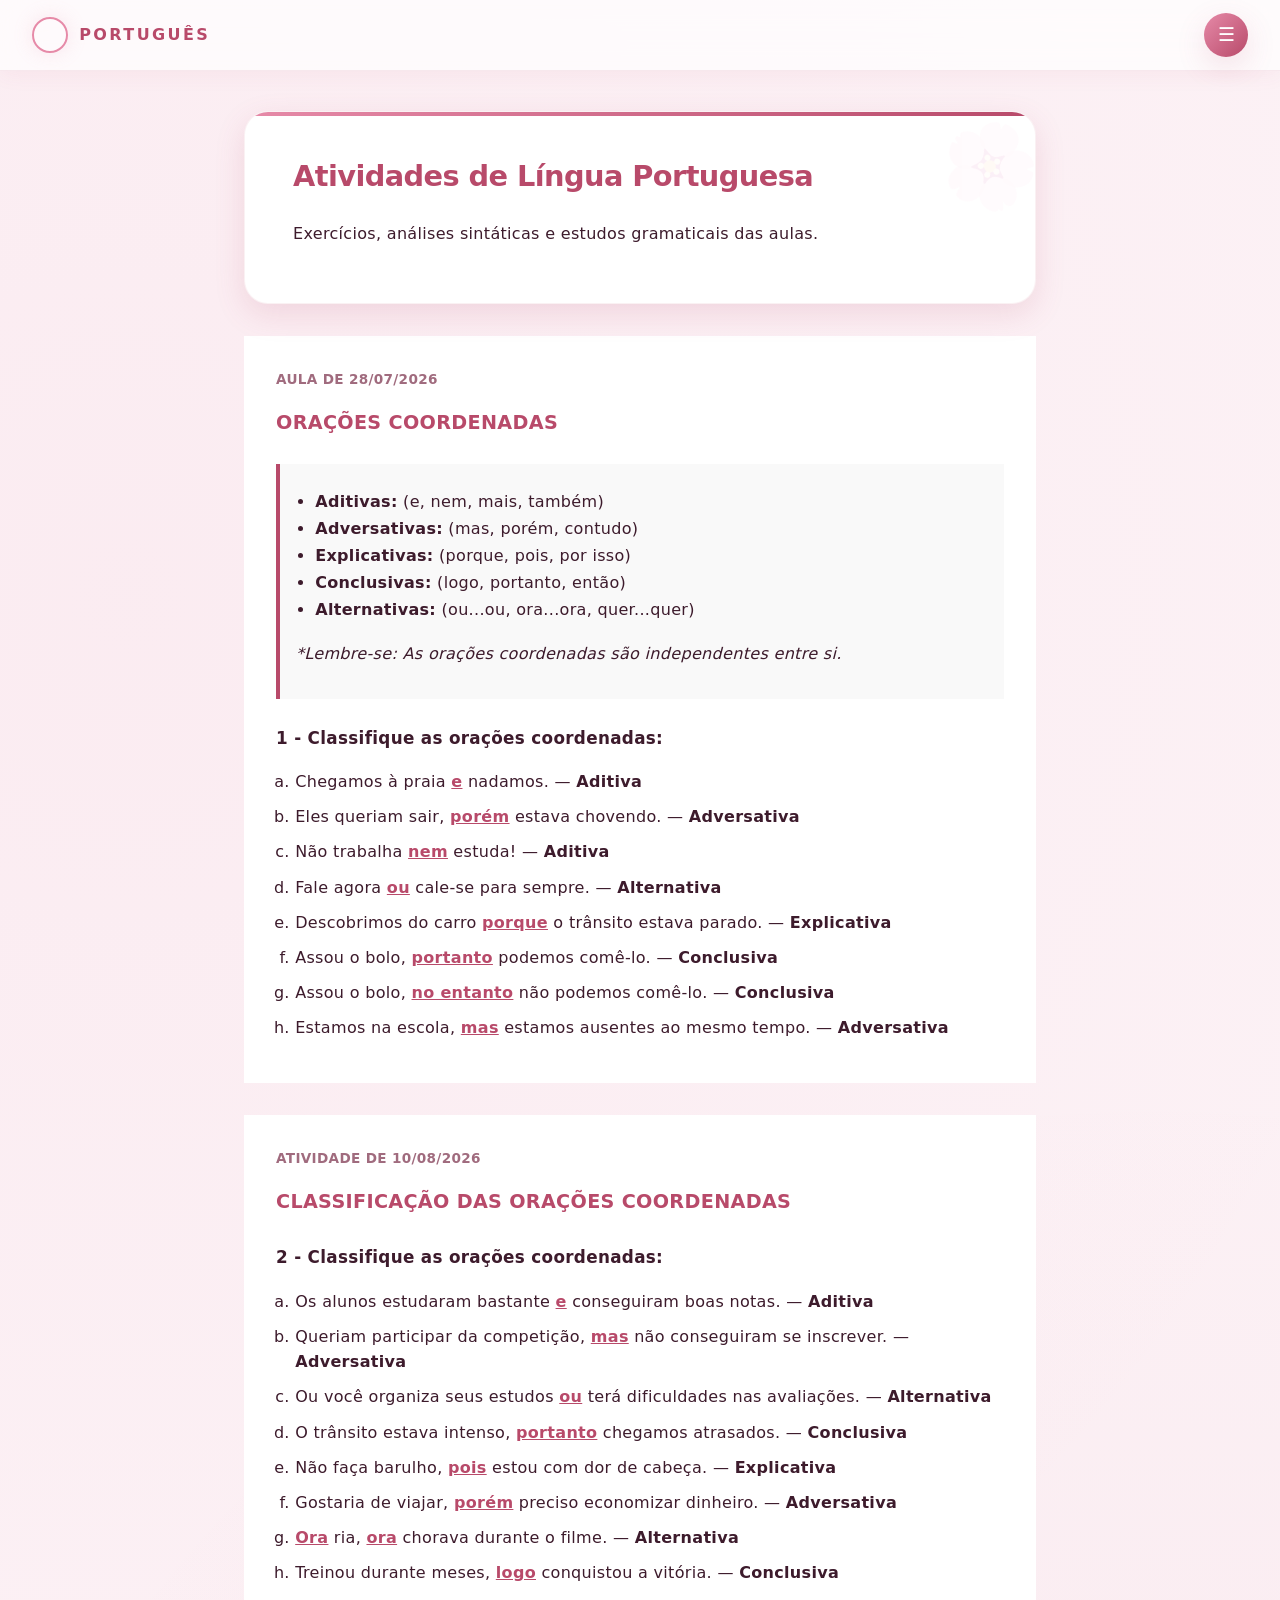
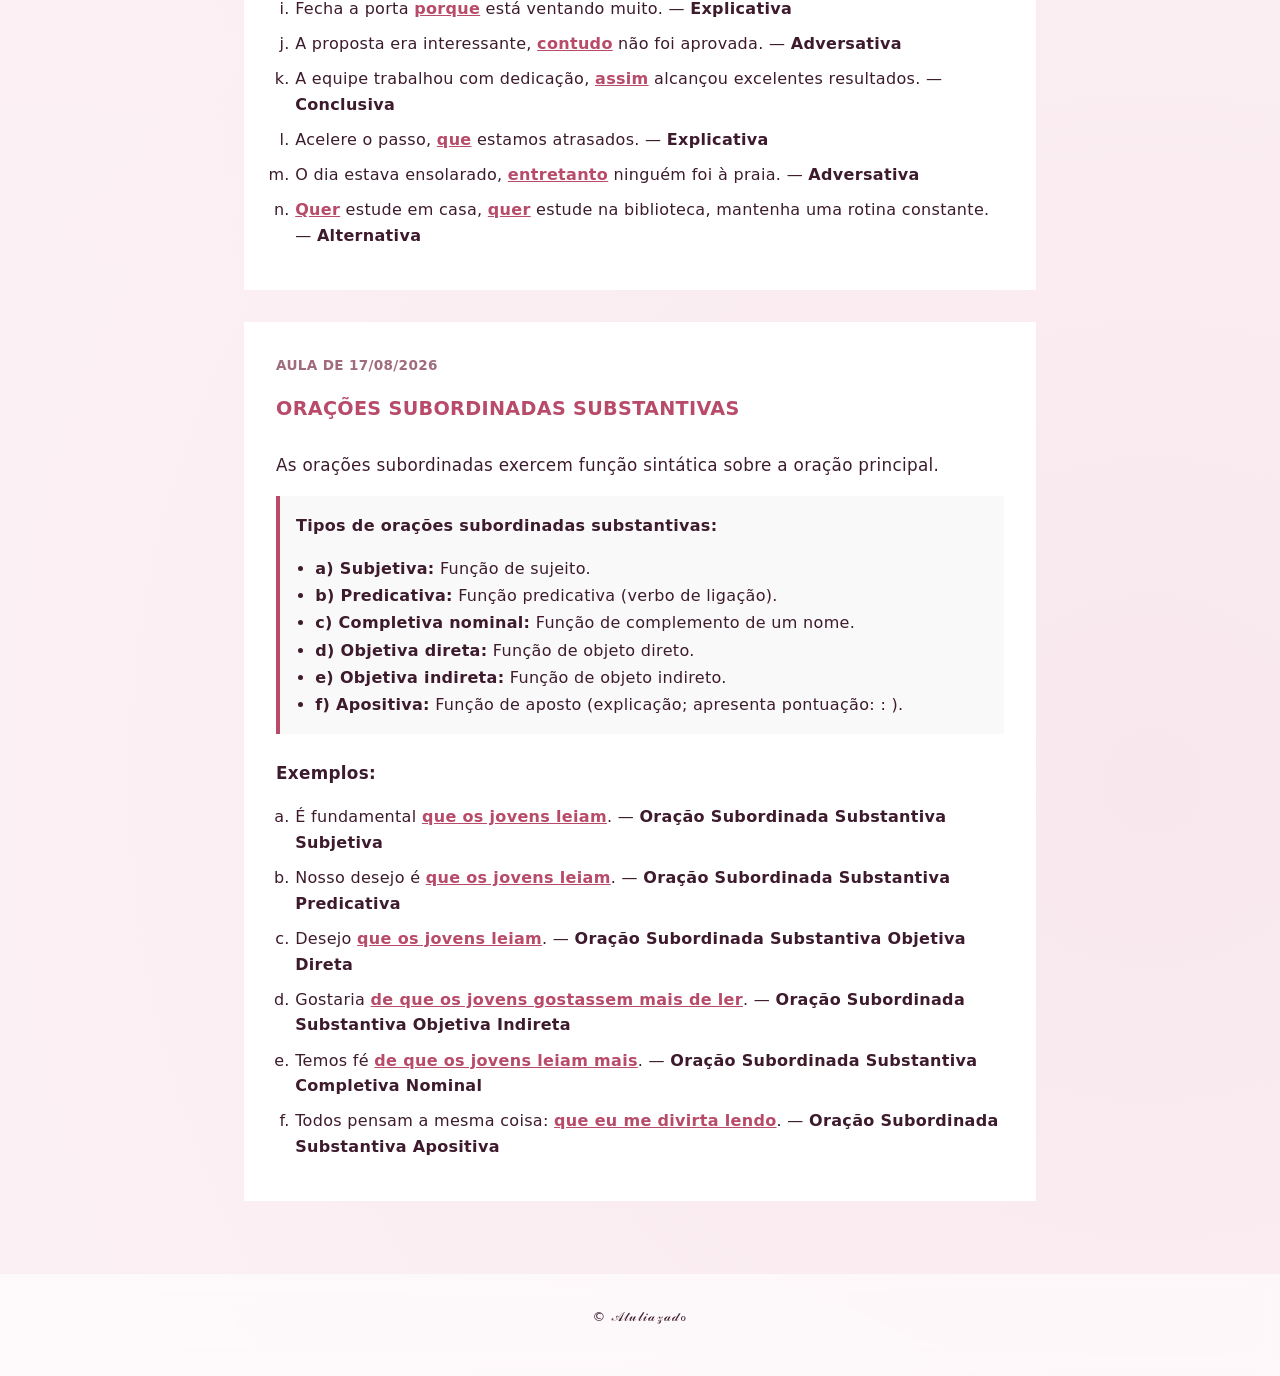
<file: portugues.html>
<!DOCTYPE html>
<html lang="pt-BR">
<head>
  <meta charset="UTF-8">
  <meta name="viewport" content="width=device-width, initial-scale=1.0">
  <title>Língua Portuguesa</title>
  <link rel="stylesheet" href="styles.css">
  <style>
    .question-card {
      background-color: var(--bg-card);
      border: 2px solid var(--border-strong);
      padding: 2rem;
      margin-bottom: 2rem;
      box-shadow: var(--shadow-flat);
    }

    .question-title {
      font-weight: 800;
      color: var(--accent-dark);
      margin-bottom: 1rem;
      text-transform: uppercase;
      font-size: 1.2rem;
      border-bottom: 2px solid var(--accent-warm);
      padding-bottom: 0.5rem;
      display: inline-block;
    }

    .date-tag {
      font-size: 0.85rem;
      color: var(--text-muted);
      margin-bottom: 1rem;
      font-weight: 600;
    }

    .question-text {
      font-size: 1.05rem;
      line-height: 1.8;
      color: var(--text-main);
    }

    .answers-list {
      margin-top: 1rem;
      padding-left: 1.2rem;
    }

    .answers-list li {
      margin-bottom: 0.6rem;
      line-height: 1.6;
    }

    .conjunction {
      text-decoration: underline;
      font-weight: bold;
      color: var(--accent-dark);
    }

    .classification {
      font-weight: 700;
      color: var(--accent-warm);
    }

    .theory-box {
      background-color: #f9f9f9;
      border-left: 4px solid var(--accent-dark, #333);
      padding: 1rem;
      margin-bottom: 1.5rem;
    }

    .theory-box ul {
      margin: 0.5rem 0 0 1.2rem;
      padding: 0;
    }
  </style>
</head>
<body>

  <header>
    <div class="logo">
      <video src="espiral.mp4" class="logo-img" autoplay loop muted playsinline></video>
      <span>PORTUGUÊS</span>
    </div>
    
    <div class="menu-container">
      <button class="menu-btn" id="menuBtn" aria-label="Abrir Menu">&#9776;</button>
      
      <nav class="dropdown-menu" id="dropdownMenu">
        <span>Navegação</span>
        <ul>
          <li><a href="index.html">Início</a></li>
          <li><a href="pca.html">PCA</a></li>
          <li><a href="sociologia.html">Sociologia</a></li>
          <li><a href="portugues.html">Português</a></li>
          <li><a href="filosofia.html">Filosofia</a></li>
          <li><a href="geografia.html">Geografia</a></li>
          <li><a href="redacao.html">Redação</a></li>
          <li><a href="historia.html">História</a></li>
        </ul>
      </nav>
    </div>
  </header>

  <script>
    const menuBtn = document.getElementById('menuBtn');
    const dropdownMenu = document.getElementById('dropdownMenu');

    menuBtn.addEventListener('click', (e) => {
      e.stopPropagation();
      dropdownMenu.classList.toggle('active');
    });

    document.addEventListener('click', () => {
      dropdownMenu.classList.remove('active');
    });
  </script>

  <main>
    <section class="welcome-card">
      <h1>Atividades de Língua Portuguesa</h1>
      <p>Exercícios, análises sintáticas e estudos gramaticais das aulas.</p>
    </section>

    <!-- Conteúdo do dia 28/07/2026 -->
    <div class="question-card">
      <div class="date-tag">AULA DE 28/07/2026</div>
      <div class="question-title">Orações Coordenadas</div>
      
      <div class="theory-box">
        <ul>
          <li><strong>Aditivas:</strong> (e, nem, mais, também)</li>
          <li><strong>Adversativas:</strong> (mas, porém, contudo)</li>
          <li><strong>Explicativas:</strong> (porque, pois, por isso)</li>
          <li><strong>Conclusivas:</strong> (logo, portanto, então)</li>
          <li><strong>Alternativas:</strong> (ou...ou, ora...ora, quer...quer)</li>
        </ul>
        <p style="margin-top: 1rem; font-style: italic;">
          *Lembre-se: As orações coordenadas são independentes entre si.
        </p>
      </div>

      <p class="question-text">
        <strong>1 - Classifique as orações coordenadas:</strong>
      </p>

      <ol type="a" class="answers-list">
        <li>Chegamos à praia <span class="conjunction">e</span> nadamos. — <span class="classification">Aditiva</span></li>
        <li>Eles queriam sair, <span class="conjunction">porém</span> estava chovendo. — <span class="classification">Adversativa</span></li>
        <li>Não trabalha <span class="conjunction">nem</span> estuda! — <span class="classification">Aditiva</span></li>
        <li>Fale agora <span class="conjunction">ou</span> cale-se para sempre. — <span class="classification">Alternativa</span></li>
        <li>Descobrimos do carro <span class="conjunction">porque</span> o trânsito estava parado. — <span class="classification">Explicativa</span></li>
        <li>Assou o bolo, <span class="conjunction">portanto</span> podemos comê-lo. — <span class="classification">Conclusiva</span></li>
        <li>Assou o bolo, <span class="conjunction">no entanto</span> não podemos comê-lo. — <span class="classification">Conclusiva</span></li>
        <li>Estamos na escola, <span class="conjunction">mas</span> estamos ausentes ao mesmo tempo. — <span class="classification">Adversativa</span></li>
      </ol>
    </div>

    <!-- Conteúdo do dia 10/08/2026 -->
    <div class="question-card">
      <div class="date-tag">ATIVIDADE DE 10/08/2026</div>
      <div class="question-title">Classificação das Orações Coordenadas</div>
      
      <p class="question-text">
        <strong>2 - Classifique as orações coordenadas:</strong>
      </p>

      <ol type="a" class="answers-list">
        <li>Os alunos estudaram bastante <span class="conjunction">e</span> conseguiram boas notas. — <span class="classification">Aditiva</span></li>
        <li>Queriam participar da competição, <span class="conjunction">mas</span> não conseguiram se inscrever. — <span class="classification">Adversativa</span></li>
        <li>Ou você organiza seus estudos <span class="conjunction">ou</span> terá dificuldades nas avaliações. — <span class="classification">Alternativa</span></li>
        <li>O trânsito estava intenso, <span class="conjunction">portanto</span> chegamos atrasados. — <span class="classification">Conclusiva</span></li>
        <li>Não faça barulho, <span class="conjunction">pois</span> estou com dor de cabeça. — <span class="classification">Explicativa</span></li>
        <li>Gostaria de viajar, <span class="conjunction">porém</span> preciso economizar dinheiro. — <span class="classification">Adversativa</span></li>
        <li><span class="conjunction">Ora</span> ria, <span class="conjunction">ora</span> chorava durante o filme. — <span class="classification">Alternativa</span></li>
        <li>Treinou durante meses, <span class="conjunction">logo</span> conquistou a vitória. — <span class="classification">Conclusiva</span></li>
        <li>Fecha a porta <span class="conjunction">porque</span> está ventando muito. — <span class="classification">Explicativa</span></li>
        <li>A proposta era interessante, <span class="conjunction">contudo</span> não foi aprovada. — <span class="classification">Adversativa</span></li>
        <li>A equipe trabalhou com dedicação, <span class="conjunction">assim</span> alcançou excelentes resultados. — <span class="classification">Conclusiva</span></li>
        <li>Acelere o passo, <span class="conjunction">que</span> estamos atrasados. — <span class="classification">Explicativa</span></li>
        <li>O dia estava ensolarado, <span class="conjunction">entretanto</span> ninguém foi à praia. — <span class="classification">Adversativa</span></li>
        <li><span class="conjunction">Quer</span> estude em casa, <span class="conjunction">quer</span> estude na biblioteca, mantenha uma rotina constante. — <span class="classification">Alternativa</span></li>
      </ol>
    </div>

    <!-- Conteúdo do dia 17/08/2026 -->
    <div class="question-card">
      <div class="date-tag">AULA DE 17/08/2026</div>
      <div class="question-title">Orações Subordinadas Substantivas</div>
      
      <p class="question-text">
        As orações subordinadas exercem função sintática sobre a oração principal.
      </p>

      <div class="theory-box">
        <p><strong>Tipos de orações subordinadas substantivas:</strong></p>
        <ul>
          <li><strong>a) Subjetiva:</strong> Função de sujeito.</li>
          <li><strong>b) Predicativa:</strong> Função predicativa (verbo de ligação).</li>
          <li><strong>c) Completiva nominal:</strong> Função de complemento de um nome.</li>
          <li><strong>d) Objetiva direta:</strong> Função de objeto direto.</li>
          <li><strong>e) Objetiva indireta:</strong> Função de objeto indireto.</li>
          <li><strong>f) Apositiva:</strong> Função de aposto (explicação; apresenta pontuação: : ).</li>
        </ul>
      </div>

      <p class="question-text">
        <strong>Exemplos:</strong>
      </p>

      <ol type="a" class="answers-list">
        <li>É fundamental <span class="conjunction">que os jovens leiam</span>. — <span class="classification">Oração Subordinada Substantiva Subjetiva</span></li>
        <li>Nosso desejo é <span class="conjunction">que os jovens leiam</span>. — <span class="classification">Oração Subordinada Substantiva Predicativa</span></li>
        <li>Desejo <span class="conjunction">que os jovens leiam</span>. — <span class="classification">Oração Subordinada Substantiva Objetiva Direta</span></li>
        <li>Gostaria <span class="conjunction">de que os jovens gostassem mais de ler</span>. — <span class="classification">Oração Subordinada Substantiva Objetiva Indireta</span></li>
        <li>Temos fé <span class="conjunction">de que os jovens leiam mais</span>. — <span class="classification">Oração Subordinada Substantiva Completiva Nominal</span></li>
        <li>Todos pensam a mesma coisa: <span class="conjunction">que eu me divirta lendo</span>. — <span class="classification">Oração Subordinada Substantiva Apositiva</span></li>
      </ol>
    </div>
  </main>

  <footer>
    <p>&copy; 𝒜𝓉𝓊𝓁𝒾𝒶𝓏𝒶𝒹ℴ</p>
  </footer>

</body>
</html>
</file>
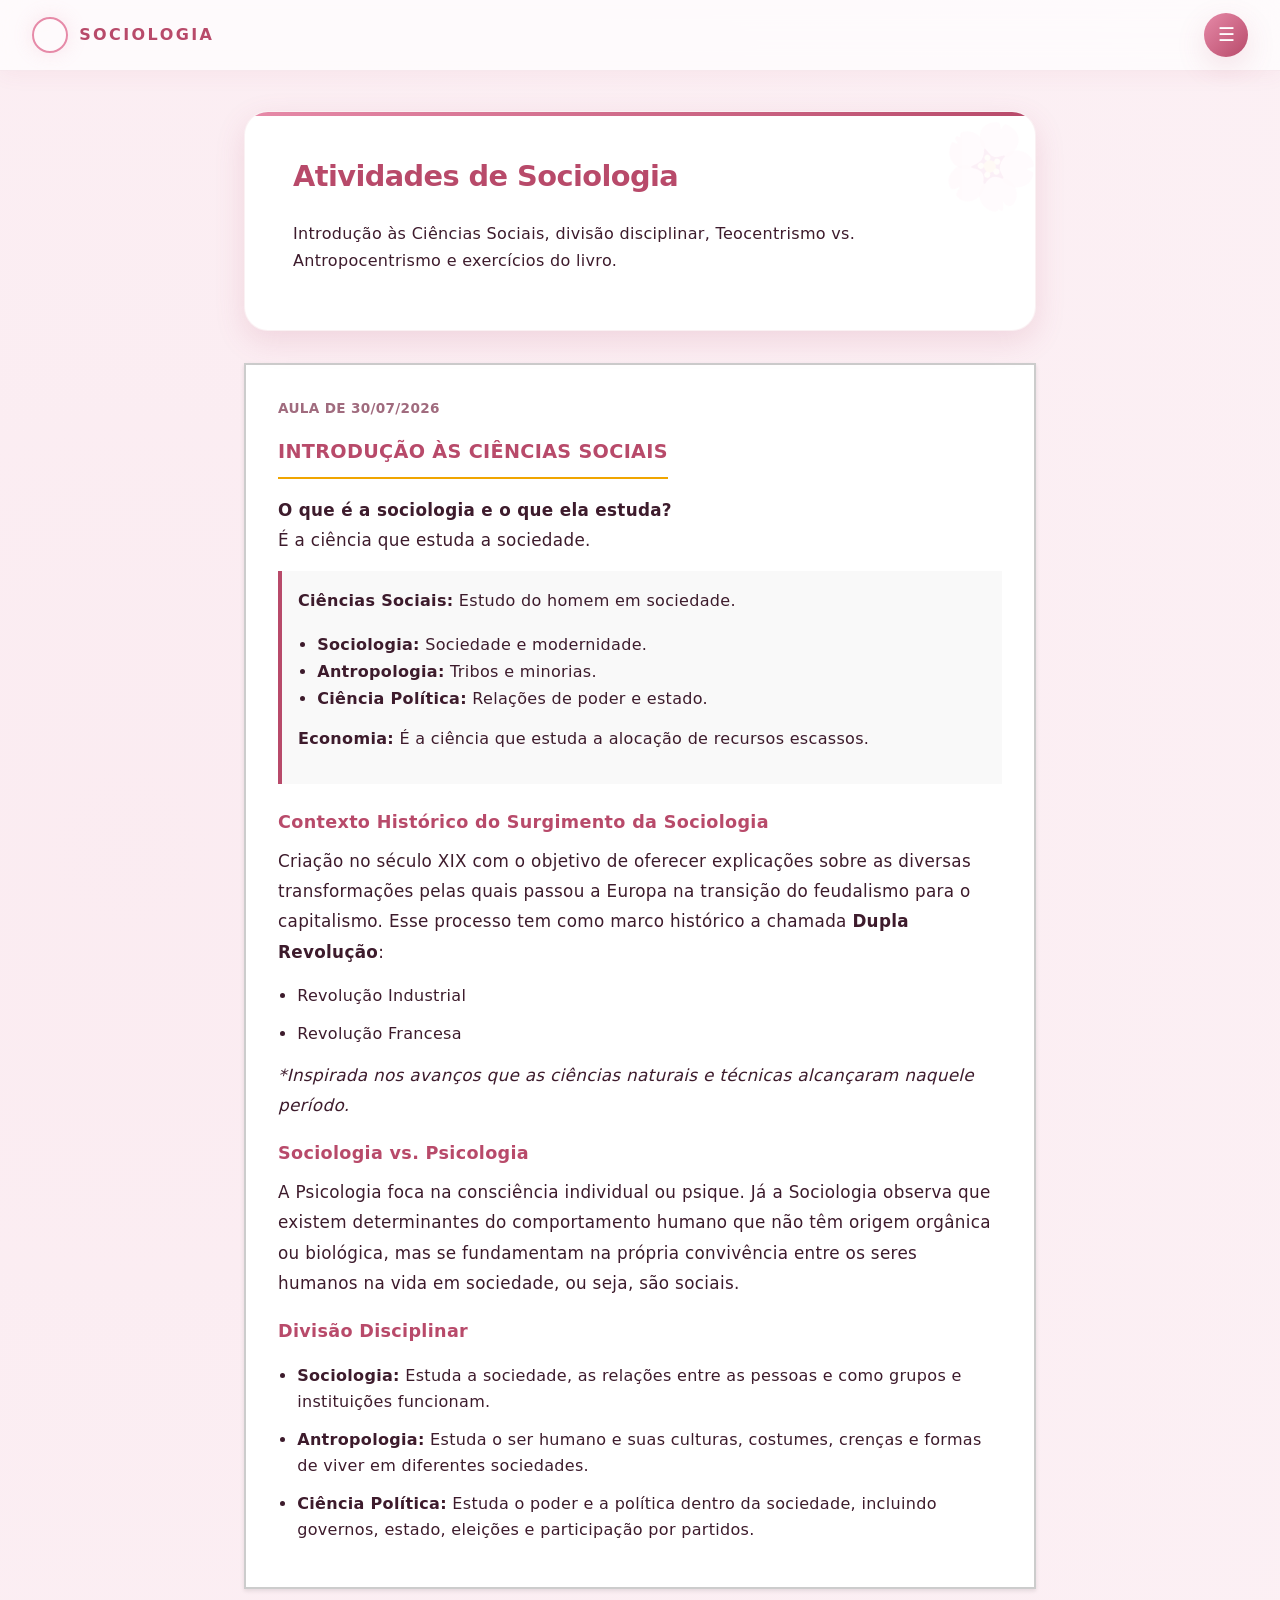
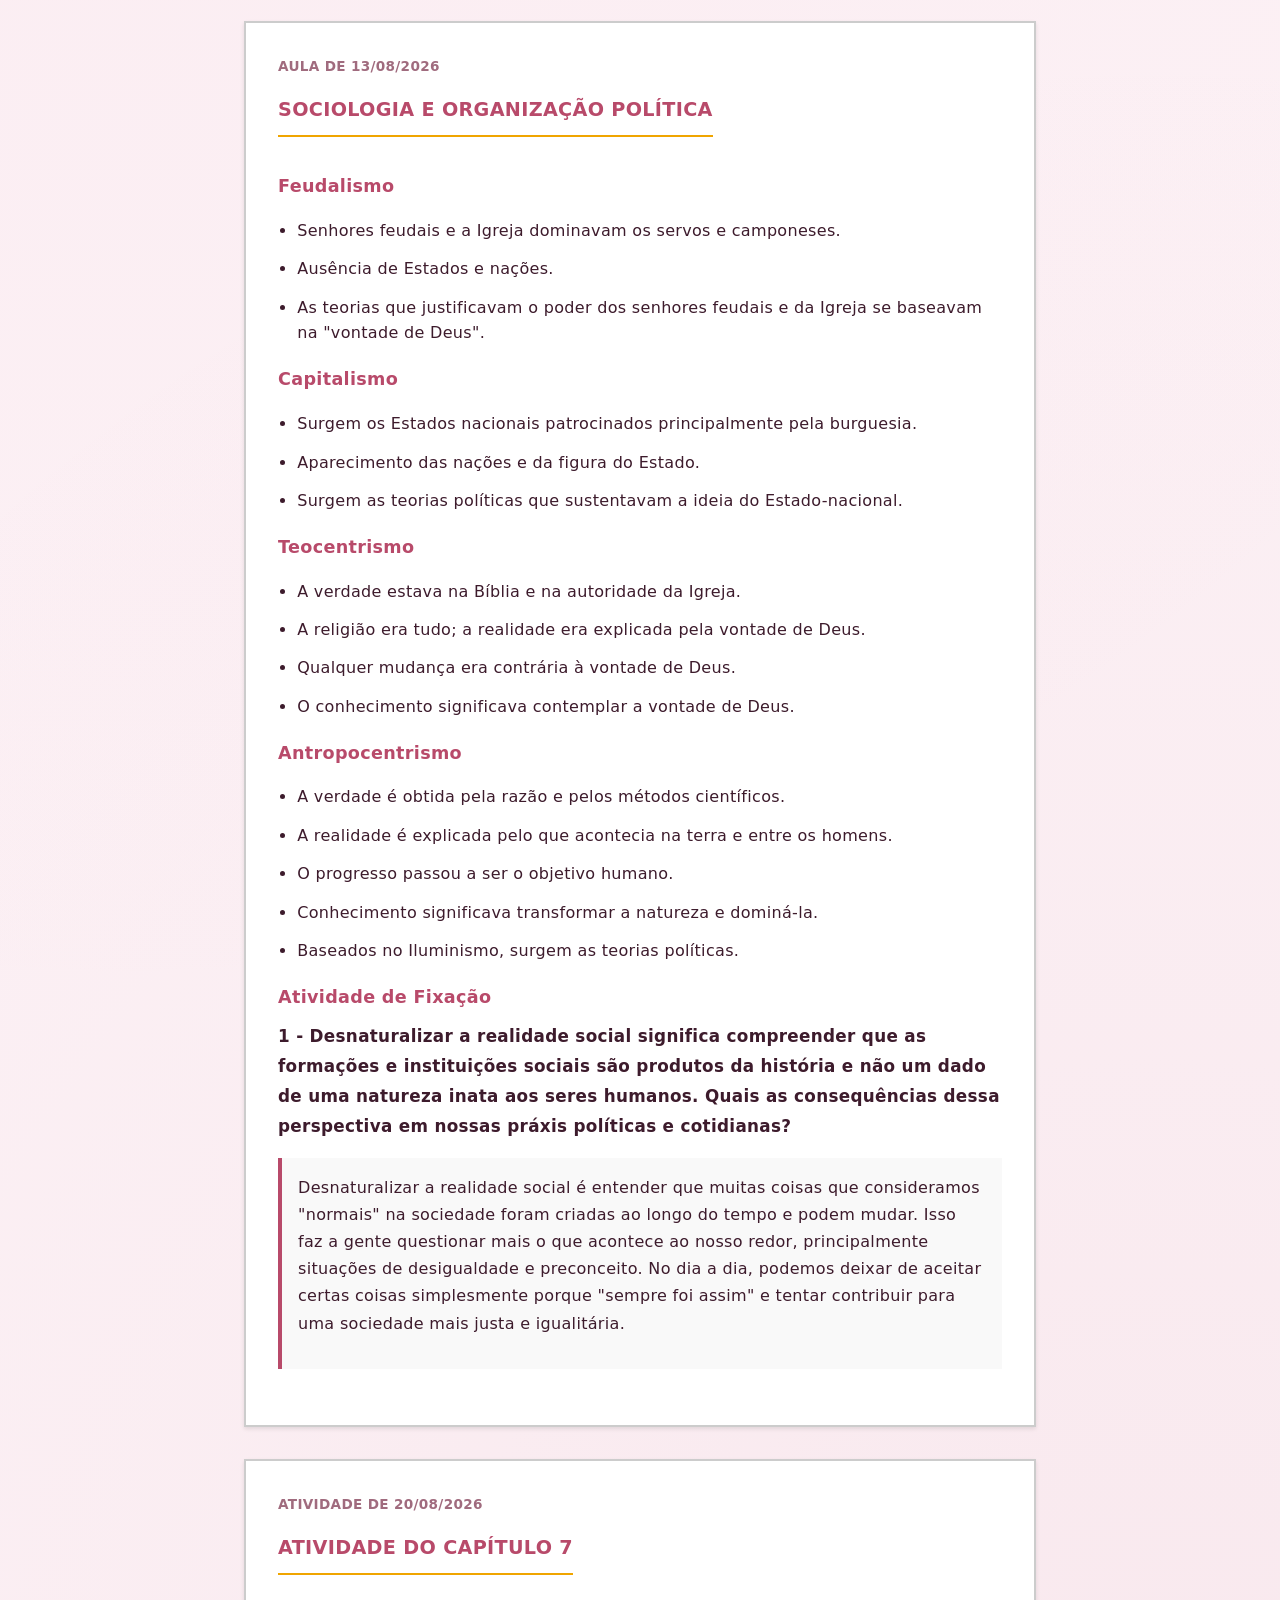
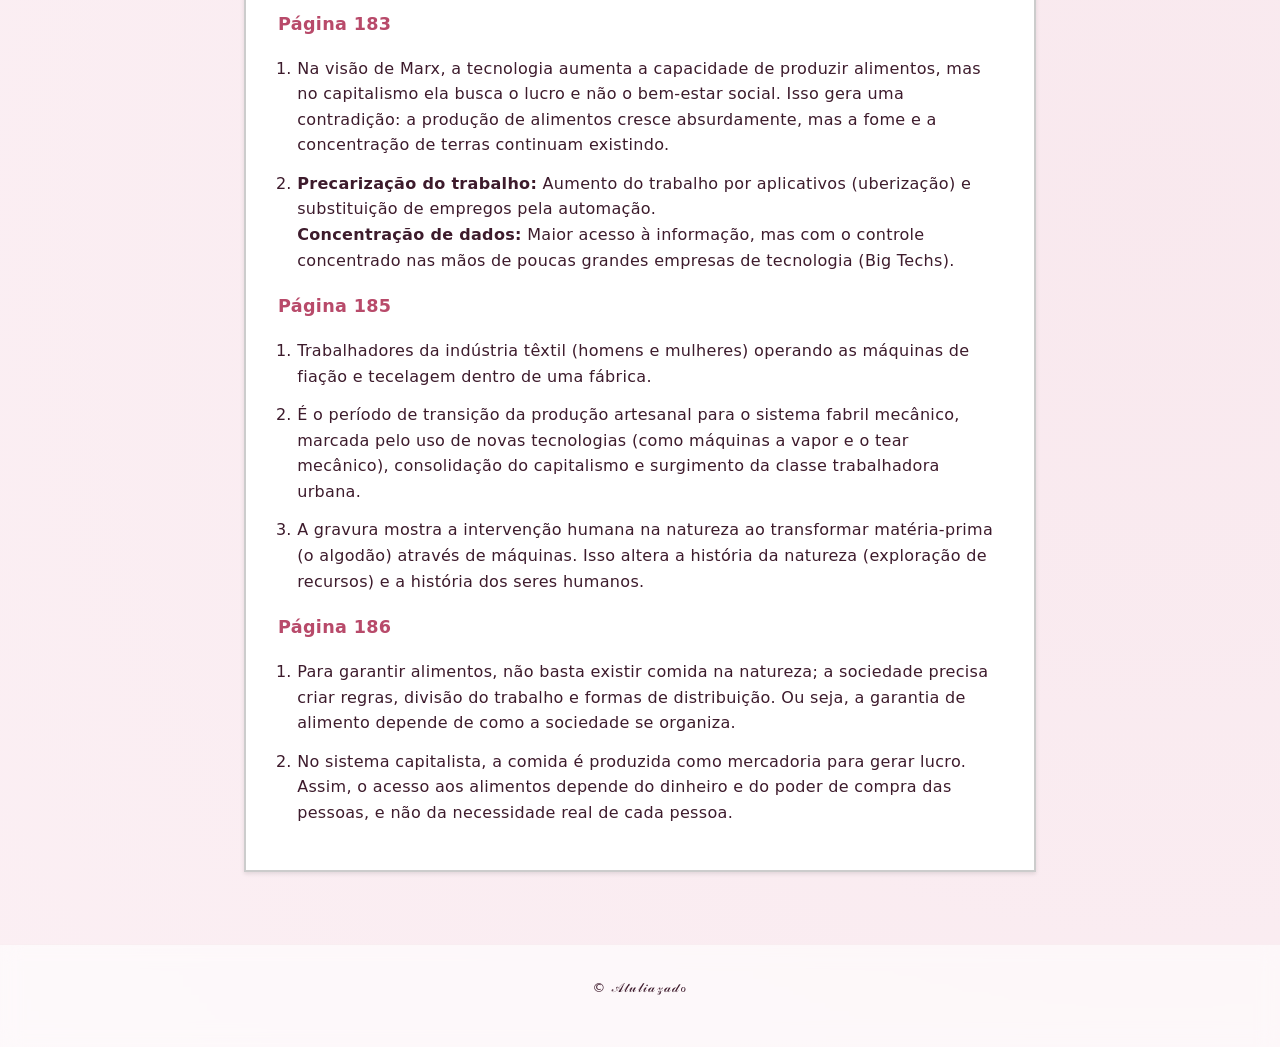
<file: sociologia.html>
<!DOCTYPE html>
<html lang="pt-BR">
<head>
  <meta charset="UTF-8">
  <meta name="viewport" content="width=device-width, initial-scale=1.0">
  <title>Sociologia</title>
  <link rel="stylesheet" href="styles.css">
  <style>
    .question-card {
      background-color: var(--bg-card, #fff);
      border: 2px solid var(--border-strong, #ccc);
      padding: 2rem;
      margin-bottom: 2rem;
      box-shadow: var(--shadow-flat, 0 2px 4px rgba(0,0,0,0.1));
    }

    .question-title {
      font-weight: 800;
      color: var(--accent-dark, #222);
      margin-bottom: 1rem;
      text-transform: uppercase;
      font-size: 1.2rem;
      border-bottom: 2px solid var(--accent-warm, #f0a500);
      padding-bottom: 0.5rem;
      display: inline-block;
    }

    .date-tag {
      font-size: 0.85rem;
      color: var(--text-muted, #666);
      margin-bottom: 1rem;
      font-weight: 600;
    }

    .question-text {
      font-size: 1.05rem;
      line-height: 1.8;
      color: var(--text-main, #333);
    }

    .answers-list {
      margin-top: 1rem;
      padding-left: 1.2rem;
    }

    .answers-list li {
      margin-bottom: 0.8rem;
      line-height: 1.6;
    }

    .theory-box {
      background-color: #f9f9f9;
      border-left: 4px solid var(--accent-dark, #333);
      padding: 1rem;
      margin-bottom: 1.5rem;
    }

    .theory-box ul {
      margin: 0.5rem 0 0 1.2rem;
      padding: 0;
    }

    .section-subtitle {
      font-weight: 700;
      font-size: 1.1rem;
      margin-top: 1.2rem;
      margin-bottom: 0.5rem;
      color: var(--accent-dark, #222);
    }
  </style>
</head>
<body>

  <header>
    <div class="logo">
      <video src="espiral.mp4" class="logo-img" autoplay loop muted playsinline></video>
      <span>SOCIOLOGIA</span>
    </div>
    
    <div class="menu-container">
      <button class="menu-btn" id="menuBtn" aria-label="Abrir Menu">&#9776;</button>
      
      <nav class="dropdown-menu" id="dropdownMenu">
        <span>Navegação</span>
        <ul>
          <li><a href="index.html">Início</a></li>
          <li><a href="pca.html">PCA</a></li>
          <li><a href="sociologia.html">Sociologia</a></li>
          <li><a href="portugues.html">Português</a></li>
          <li><a href="filosofia.html">Filosofia</a></li>
          <li><a href="geografia.html">Geografia</a></li>
          <li><a href="redacao.html">Redação</a></li>
          <li><a href="historia.html">História</a></li>
        </ul>
      </nav>
    </div>
  </header>

  <script>
    const menuBtn = document.getElementById('menuBtn');
    const dropdownMenu = document.getElementById('dropdownMenu');

    menuBtn.addEventListener('click', (e) => {
      e.stopPropagation();
      dropdownMenu.classList.toggle('active');
    });

    document.addEventListener('click', () => {
      dropdownMenu.classList.remove('active');
    });
  </script>

  <main>
    <section class="welcome-card">
      <h1>Atividades de Sociologia</h1>
      <p>Introdução às Ciências Sociais, divisão disciplinar, Teocentrismo vs. Antropocentrismo e exercícios do livro.</p>
    </section>

    <!-- Bloco 1: Introdução às Ciências Sociais -->
    <div class="question-card">
      <div class="date-tag">AULA DE 30/07/2026</div>
      <div class="question-title">Introdução às Ciências Sociais</div>
      
      <p class="question-text">
        <strong>O que é a sociologia e o que ela estuda?</strong><br>
        É a ciência que estuda a sociedade.
      </p>

      <div class="theory-box">
        <p><strong>Ciências Sociais:</strong> Estudo do homem em sociedade.</p>
        <ul>
          <li><strong>Sociologia:</strong> Sociedade e modernidade.</li>
          <li><strong>Antropologia:</strong> Tribos e minorias.</li>
          <li><strong>Ciência Política:</strong> Relações de poder e estado.</li>
        </ul>
        <p style="margin-top: 0.8rem;"><strong>Economia:</strong> É a ciência que estuda a alocação de recursos escassos.</p>
      </div>

      <div class="section-subtitle">Contexto Histórico do Surgimento da Sociologia</div>
      <p class="question-text">
        Criação no século XIX com o objetivo de oferecer explicações sobre as diversas transformações pelas quais passou a Europa na transição do feudalismo para o capitalismo. Esse processo tem como marco histórico a chamada <strong>Dupla Revolução</strong>:
      </p>
      <ul class="answers-list">
        <li>Revolução Industrial</li>
        <li>Revolução Francesa</li>
      </ul>
      <p class="question-text" style="font-style: italic; margin-top: 0.5rem;">
        *Inspirada nos avanços que as ciências naturais e técnicas alcançaram naquele período.
      </p>

      <div class="section-subtitle">Sociologia vs. Psicologia</div>
      <p class="question-text">
        A Psicologia foca na consciência individual ou psique. Já a Sociologia observa que existem determinantes do comportamento humano que não têm origem orgânica ou biológica, mas se fundamentam na própria convivência entre os seres humanos na vida em sociedade, ou seja, são sociais.
      </p>

      <div class="section-subtitle">Divisão Disciplinar</div>
      <ul class="answers-list">
        <li><strong>Sociologia:</strong> Estuda a sociedade, as relações entre as pessoas e como grupos e instituições funcionam.</li>
        <li><strong>Antropologia:</strong> Estuda o ser humano e suas culturas, costumes, crenças e formas de viver em diferentes sociedades.</li>
        <li><strong>Ciência Política:</strong> Estuda o poder e a política dentro da sociedade, incluindo governos, estado, eleições e participação por partidos.</li>
      </ul>
    </div>

    <!-- Bloco 2: Organização Política, Teocentrismo e Antropocentrismo -->
    <div class="question-card">
      <div class="date-tag">AULA DE 13/08/2026</div>
      <div class="question-title">Sociologia e Organização Política</div>
      
      <div class="section-subtitle">Feudalismo</div>
      <ul class="answers-list">
        <li>Senhores feudais e a Igreja dominavam os servos e camponeses.</li>
        <li>Ausência de Estados e nações.</li>
        <li>As teorias que justificavam o poder dos senhores feudais e da Igreja se baseavam na "vontade de Deus".</li>
      </ul>

      <div class="section-subtitle">Capitalismo</div>
      <ul class="answers-list">
        <li>Surgem os Estados nacionais patrocinados principalmente pela burguesia.</li>
        <li>Aparecimento das nações e da figura do Estado.</li>
        <li>Surgem as teorias políticas que sustentavam a ideia do Estado-nacional.</li>
      </ul>

      <div class="section-subtitle">Teocentrismo</div>
      <ul class="answers-list">
        <li>A verdade estava na Bíblia e na autoridade da Igreja.</li>
        <li>A religião era tudo; a realidade era explicada pela vontade de Deus.</li>
        <li>Qualquer mudança era contrária à vontade de Deus.</li>
        <li>O conhecimento significava contemplar a vontade de Deus.</li>
      </ul>

      <div class="section-subtitle">Antropocentrismo</div>
      <ul class="answers-list">
        <li>A verdade é obtida pela razão e pelos métodos científicos.</li>
        <li>A realidade é explicada pelo que acontecia na terra e entre os homens.</li>
        <li>O progresso passou a ser o objetivo humano.</li>
        <li>Conhecimento significava transformar a natureza e dominá-la.</li>
        <li>Baseados no Iluminismo, surgem as teorias políticas.</li>
      </ul>

      <div class="section-subtitle">Atividade de Fixação</div>
      <p class="question-text">
        <strong>1 - Desnaturalizar a realidade social significa compreender que as formações e instituições sociais são produtos da história e não um dado de uma natureza inata aos seres humanos. Quais as consequências dessa perspectiva em nossas práxis políticas e cotidianas?</strong>
      </p>
      <div class="theory-box">
        <p>
          Desnaturalizar a realidade social é entender que muitas coisas que consideramos "normais" na sociedade foram criadas ao longo do tempo e podem mudar. Isso faz a gente questionar mais o que acontece ao nosso redor, principalmente situações de desigualdade e preconceito. No dia a dia, podemos deixar de aceitar certas coisas simplesmente porque "sempre foi assim" e tentar contribuir para uma sociedade mais justa e igualitária.
        </p>
      </div>
    </div>

    <!-- Bloco 3: Exercícios do Livro (Atividade do Capítulo 7) -->
    <div class="question-card">
      <div class="date-tag">ATIVIDADE DE 20/08/2026</div>
      <div class="question-title">Atividade do Capítulo 7</div>
      
      <div class="section-subtitle">Página 183</div>
      <ol class="answers-list">
        <li>
          Na visão de Marx, a tecnologia aumenta a capacidade de produzir alimentos, mas no capitalismo ela busca o lucro e não o bem-estar social. Isso gera uma contradição: a produção de alimentos cresce absurdamente, mas a fome e a concentração de terras continuam existindo.
        </li>
        <li>
          <strong>Precarização do trabalho:</strong> Aumento do trabalho por aplicativos (uberização) e substituição de empregos pela automação.<br>
          <strong>Concentração de dados:</strong> Maior acesso à informação, mas com o controle concentrado nas mãos de poucas grandes empresas de tecnologia (Big Techs).
        </li>
      </ol>

      <div class="section-subtitle">Página 185</div>
      <ol class="answers-list">
        <li>
          Trabalhadores da indústria têxtil (homens e mulheres) operando as máquinas de fiação e tecelagem dentro de uma fábrica.
        </li>
        <li>
          É o período de transição da produção artesanal para o sistema fabril mecânico, marcada pelo uso de novas tecnologias (como máquinas a vapor e o tear mecânico), consolidação do capitalismo e surgimento da classe trabalhadora urbana.
        </li>
        <li>
          A gravura mostra a intervenção humana na natureza ao transformar matéria-prima (o algodão) através de máquinas. Isso altera a história da natureza (exploração de recursos) e a história dos seres humanos.
        </li>
      </ol>

      <div class="section-subtitle">Página 186</div>
      <ol class="answers-list">
        <li>
          Para garantir alimentos, não basta existir comida na natureza; a sociedade precisa criar regras, divisão do trabalho e formas de distribuição. Ou seja, a garantia de alimento depende de como a sociedade se organiza.
        </li>
        <li>
          No sistema capitalista, a comida é produzida como mercadoria para gerar lucro. Assim, o acesso aos alimentos depende do dinheiro e do poder de compra das pessoas, e não da necessidade real de cada pessoa.
        </li>
      </ol>
    </div>
  </main>

  <footer>
    <p>&copy; 𝒜𝓉𝓊𝓁𝒾𝒶𝓏𝒶𝒹ℴ</p>
  </footer>

</body>
</html>
</file>
<file: styles.css>
/* =========================================================
   1. RESET E VARIÁVEIS - VERSÃO SOFT & ARREDONDADA
   ========================================================= */
* {
  margin: 0;
  padding: 0;
  box-sizing: border-box;
}

:root {
  --bg-page: #fcf1f5;           /* rosa chá suave */
  --bg-card: #ffffff;
  --text-main: #3d1b2c;
  --text-muted: #a06b7e;
  --accent-primary: #e68aa8;    /* rosa principal */
  --accent-dark: #b84a6a;
  --accent-soft: #fde8ef;
  --accent-light: #fcd5e3;
  --accent-glow: #f4b8cd;
  --border-soft: #e8d0d8;
  --font-main: 'Segoe UI', 'Poppins', system-ui, sans-serif;
  --shadow-soft: 0 10px 30px rgba(184, 74, 106, 0.15);
  --shadow-hover: 0 15px 40px rgba(184, 74, 106, 0.25);
  --radius-card: 24px;
  --radius-btn: 50px;
}

body {
  font-family: var(--font-main);
  background: var(--bg-page);
  color: var(--text-main);
  line-height: 1.7;
  letter-spacing: 0.02em;
  display: flex;
  flex-direction: column;
  min-height: 100vh;
  background-image: 
    radial-gradient(circle at 10% 20%, rgba(230, 138, 168, 0.05) 0%, transparent 50%),
    radial-gradient(circle at 90% 80%, rgba(184, 74, 106, 0.05) 0%, transparent 50%);
}

/* =========================================================
   2. HEADER - GLASSMORPHISM ROSA
   ========================================================= */
header {
  background: rgba(255, 255, 255, 0.7);
  backdrop-filter: blur(20px);
  -webkit-backdrop-filter: blur(20px);
  border-bottom: 1px solid rgba(184, 74, 106, 0.1);
  padding: 0.8rem 2rem;
  display: flex;
  justify-content: space-between;
  align-items: center;
  position: sticky;
  top: 0;
  z-index: 1000;
  box-shadow: 0 4px 20px rgba(184, 74, 106, 0.06);
}

.logo {
  display: flex;
  align-items: center;
  gap: 0.7rem;
  font-size: 1rem;
  font-weight: 700;
  color: var(--accent-dark);
  text-transform: uppercase;
  letter-spacing: 0.15em;
}

.logo-img {
  width: 36px;
  height: 36px;
  object-fit: cover;
  border-radius: 50% !important;
  border: 2px solid var(--accent-primary);
  box-shadow: 0 0 20px rgba(230, 138, 168, 0.2);
  transition: transform 0.3s ease;
}

.logo-img:hover {
  transform: scale(1.05) rotate(-5deg);
}

/* =========================================================
   3. MENU DROPDOWN - BOTÃO GLASS
   ========================================================= */
.menu-container {
  position: relative;
}

.menu-btn {
  background: linear-gradient(135deg, var(--accent-primary), var(--accent-dark));
  color: #fff;
  border: none;
  width: 44px;
  height: 44px;
  border-radius: 50% !important;
  font-size: 1.2rem;
  display: flex;
  align-items: center;
  justify-content: center;
  cursor: pointer;
  box-shadow: var(--shadow-soft);
  transition: all 0.3s cubic-bezier(0.34, 1.56, 0.64, 1);
}

.menu-btn:hover {
  transform: scale(1.08) rotate(90deg);
  box-shadow: var(--shadow-hover);
}

.menu-btn:active {
  transform: scale(0.92);
}

.dropdown-menu {
  display: none;
  position: absolute;
  right: 0;
  top: 130%;
  background: rgba(255, 255, 255, 0.9);
  backdrop-filter: blur(20px);
  -webkit-backdrop-filter: blur(20px);
  border: 1px solid rgba(184, 74, 106, 0.1);
  border-radius: var(--radius-card) !important;
  padding: 0.8rem 1rem;
  min-width: 200px;
  box-shadow: var(--shadow-hover);
  z-index: 1000;
}

.dropdown-menu.active {
  display: block;
  animation: slideDown 0.25s ease forwards;
}

@keyframes slideDown {
  from {
    opacity: 0;
    transform: translateY(-10px) scale(0.95);
  }
  to {
    opacity: 1;
    transform: translateY(0) scale(1);
  }
}

.dropdown-menu span {
  display: block;
  font-size: 0.7rem;
  font-weight: 700;
  color: var(--text-muted);
  text-transform: uppercase;
  letter-spacing: 0.2em;
  margin-bottom: 0.6rem;
  padding-bottom: 0.4rem;
  border-bottom: 2px solid var(--accent-light);
}

.dropdown-menu ul {
  list-style: none;
  display: flex;
  flex-direction: column;
  gap: 0.2rem;
  padding: 0;
  margin: 0;
}

.dropdown-menu a {
  text-decoration: none;
  color: var(--text-main);
  font-weight: 600;
  font-size: 0.85rem;
  display: block;
  padding: 0.5rem 0.8rem;
  border-radius: 12px !important;
  transition: all 0.2s ease;
}

.dropdown-menu a:hover {
  background: var(--accent-soft);
  color: var(--accent-dark);
  transform: translateX(4px);
}

/* =========================================================
   4. CONTEÚDO PRINCIPAL - CARDS FLUÍDOS
   ========================================================= */
main {
  max-width: 840px;
  width: 100%;
  margin: 2.5rem auto;
  padding: 0 1.5rem;
  flex: 1;
}

.welcome-card {
  background: var(--bg-card);
  border: 1px solid rgba(184, 74, 106, 0.08);
  border-radius: var(--radius-card) !important;
  padding: 2.5rem 3rem;
  margin-bottom: 2rem;
  box-shadow: var(--shadow-soft);
  position: relative;
  overflow: hidden;
  transition: box-shadow 0.3s ease;
}

.welcome-card:hover {
  box-shadow: var(--shadow-hover);
}

.welcome-card::before {
  content: '🌸';
  position: absolute;
  top: -15px;
  right: -5px;
  font-size: 5rem;
  opacity: 0.06;
  transform: rotate(20deg);
}

.welcome-card::after {
  content: '';
  position: absolute;
  top: 0;
  left: 0;
  right: 0;
  height: 4px;
  background: linear-gradient(90deg, var(--accent-primary), var(--accent-dark), var(--accent-primary));
  background-size: 200% 100%;
  animation: gradientMove 3s ease infinite;
}

@keyframes gradientMove {
  0%, 100% { background-position: 0% 50%; }
  50% { background-position: 100% 50%; }
}

h1 {
  font-size: 1.8rem;
  font-weight: 800;
  color: var(--accent-dark);
  margin-bottom: 1.2rem;
  letter-spacing: -0.02em;
}

h1 .emoji {
  font-size: 1.6rem;
}

h1 .highlight {
  background: linear-gradient(135deg, var(--accent-primary), var(--accent-dark));
  -webkit-background-clip: text;
  -webkit-text-fill-color: transparent;
  background-clip: text;
}

p {
  margin-bottom: 1rem;
  color: var(--text-main);
}

p .highlight-text {
  color: var(--accent-dark);
  font-weight: 600;
}

.poem {
  margin: 2rem 0;
  padding: 1.8rem 2.2rem;
  background: linear-gradient(135deg, var(--accent-soft), #fff);
  border-radius: var(--radius-card) !important;
  border: 1px solid rgba(184, 74, 106, 0.08);
  font-style: italic;
  position: relative;
  box-shadow: inset 0 1px 0 rgba(255,255,255,0.8);
}

.poem::before {
  content: '🌸';
  position: absolute;
  top: -12px;
  left: 18px;
  font-size: 2rem;
  opacity: 0.4;
}

.poem::after {
  content: '✨';
  position: absolute;
  bottom: -10px;
  right: 18px;
  font-size: 1.8rem;
  opacity: 0.3;
}

.poem p {
  margin-bottom: 0.5rem;
  color: var(--text-main);
}

.poem p:last-child {
  margin-bottom: 0;
}

.buttons-container {
  display: flex;
  gap: 1.2rem;
  margin-top: 2.2rem;
  flex-wrap: wrap;
}

.btn {
  display: inline-block;
  padding: 0.9rem 2rem;
  background: linear-gradient(135deg, var(--accent-primary), var(--accent-dark));
  color: #ffffff;
  text-decoration: none;
  font-weight: 700;
  letter-spacing: 0.08em;
  text-transform: uppercase;
  border: none;
  border-radius: var(--radius-btn) !important;
  box-shadow: var(--shadow-soft);
  transition: all 0.3s cubic-bezier(0.34, 1.56, 0.64, 1);
  text-align: center;
  flex: 1;
  min-width: 200px;
  position: relative;
  overflow: hidden;
}

.btn::before {
  content: '';
  position: absolute;
  top: 0;
  left: -100%;
  width: 100%;
  height: 100%;
  background: linear-gradient(90deg, transparent, rgba(255,255,255,0.2), transparent);
  transition: left 0.5s ease;
}

.btn:hover::before {
  left: 100%;
}

.btn:hover {
  transform: translateY(-3px) scale(1.02);
  box-shadow: var(--shadow-hover);
}

.btn:active {
  transform: scale(0.96);
}

.btn-outline {
  background: transparent;
  color: var(--accent-dark);
  border: 2px solid var(--accent-primary);
  box-shadow: none;
}

.btn-outline::before {
  display: none;
}

.btn-outline:hover {
  background: var(--accent-primary);
  color: #fff;
  border-color: var(--accent-primary);
}

footer {
  background: rgba(255, 255, 255, 0.6);
  backdrop-filter: blur(10px);
  -webkit-backdrop-filter: blur(10px);
  border-top: 1px solid rgba(184, 74, 106, 0.06);
  text-align: center;
  padding: 2rem;
  font-size: 0.8rem;
  letter-spacing: 0.1em;
  color: var(--text-muted);
  font-weight: 500;
}

footer .heart {
  color: var(--accent-primary);
  display: inline-block;
  animation: heartbeat 1.5s ease-in-out infinite;
}

@keyframes heartbeat {
  0%, 100% { transform: scale(1); }
  14% { transform: scale(1.2); }
  28% { transform: scale(1); }
  42% { transform: scale(1.15); }
  70% { transform: scale(1); }
}

/* =========================================================
   5. RESPONSIVIDADE
   ========================================================= */
@media (max-width: 640px) {
  header {
    padding: 0.6rem 1.2rem;
  }

  .logo {
    font-size: 0.75rem;
    gap: 0.5rem;
  }

  .logo-img {
    width: 30px;
    height: 30px;
  }

  .welcome-card {
    padding: 1.5rem 1.2rem;
    border-radius: 18px !important;
  }

  .welcome-card::before {
    font-size: 3.5rem;
    top: -10px;
  }

  h1 {
    font-size: 1.3rem;
  }

  .poem {
    padding: 1.2rem 1.2rem;
    border-radius: 18px !important;
  }

  .poem::before {
    font-size: 1.4rem;
    top: -10px;
    left: 12px;
  }

  .poem::after {
    font-size: 1.2rem;
    bottom: -8px;
    right: 12px;
  }

  .buttons-container {
    flex-direction: column;
    gap: 0.8rem;
  }

  .btn {
    width: 100%;
    min-width: unset;
    padding: 0.8rem 1.2rem;
  }

  .menu-btn {
    width: 40px;
    height: 40px;
    font-size: 1rem;
  }

  .dropdown-menu {
    min-width: 170px;
    right: -5px;
    border-radius: 18px !important;
  }
}

/* =========================================================
   6. DETALHES EXTRAS
   ========================================================= */

/* Links normais com estilo fofo */
a:not(.btn):not(.dropdown-menu a) {
  color: var(--accent-dark);
  text-decoration: none;
  font-weight: 600;
  border-bottom: 2px solid var(--accent-light);
  transition: all 0.2s ease;
}

a:not(.btn):not(.dropdown-menu a):hover {
  color: var(--accent-primary);
  border-bottom-color: var(--accent-primary);
}

/* Scrollbar personalizada rosinha arredondada */
::-webkit-scrollbar {
  width: 8px;
}

::-webkit-scrollbar-track {
  background: var(--bg-page);
  border-radius: 10px;
}

::-webkit-scrollbar-thumb {
  background: linear-gradient(180deg, var(--accent-primary), var(--accent-dark));
  border-radius: 10px;
}

::-webkit-scrollbar-thumb:hover {
  background: var(--accent-dark);
}

/* Seleção de texto rosinha */
::selection {
  background: var(--accent-primary);
  color: #ffffff;
}

::-moz-selection {
  background: var(--accent-primary);
  color: #ffffff;
}

/* Animação de entrada suave */
.welcome-card, .poem {
  animation: fadeUp 0.6s ease forwards;
}

@keyframes fadeUp {
  from {
    opacity: 0;
    transform: translateY(20px);
  }
  to {
    opacity: 1;
    transform: translateY(0);
  }
}
</file>
